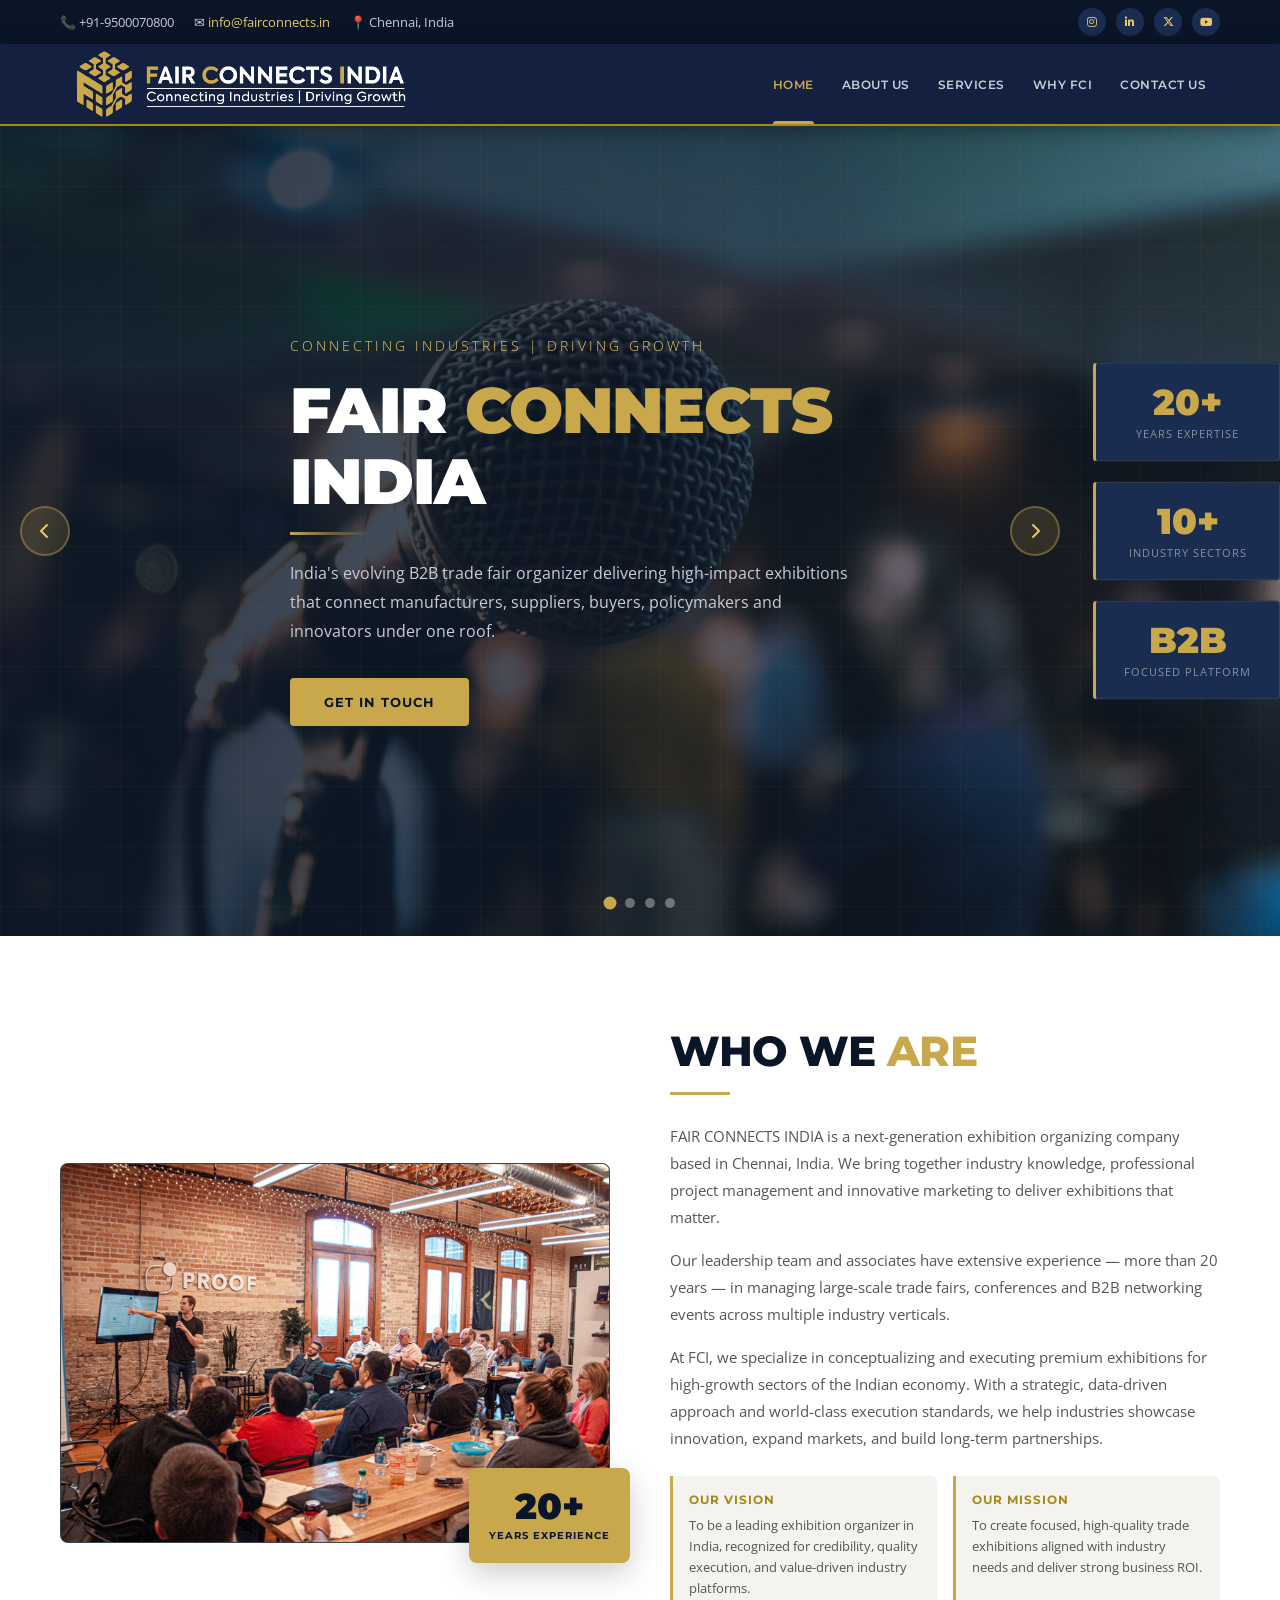
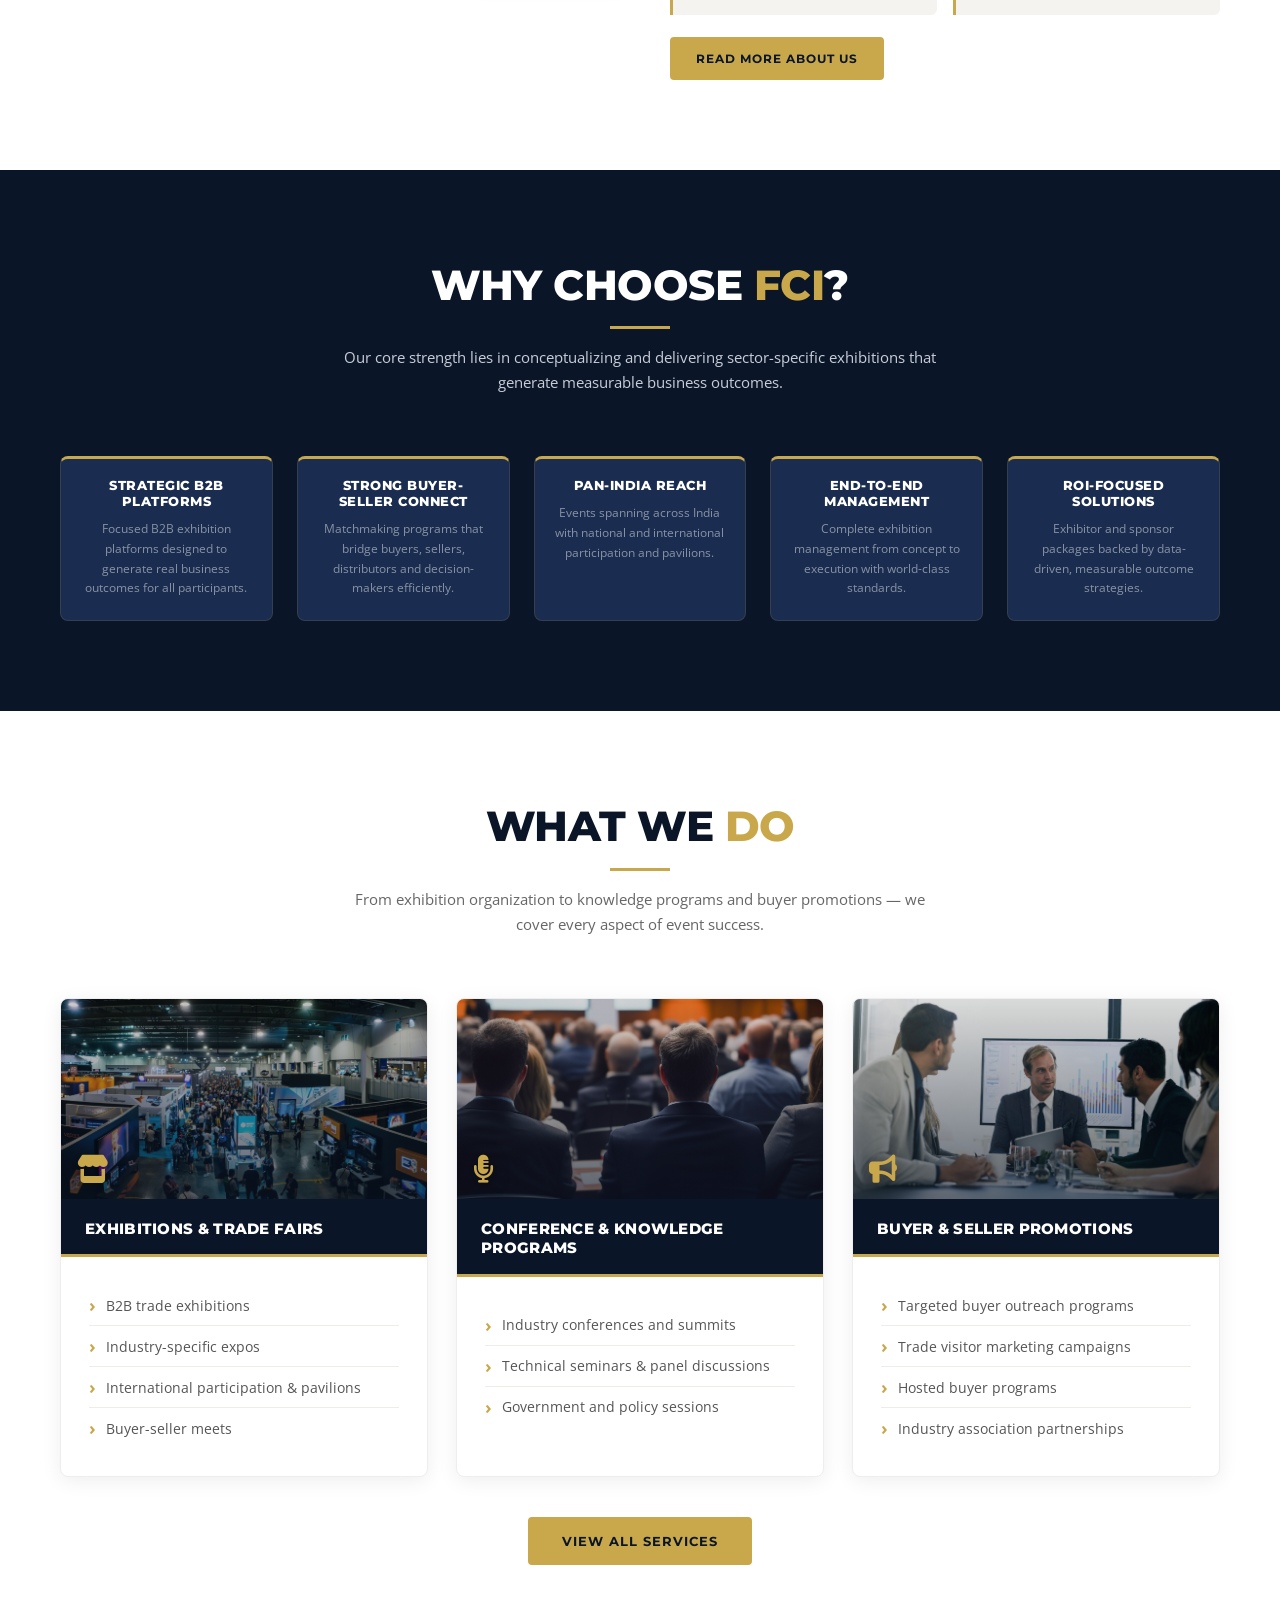
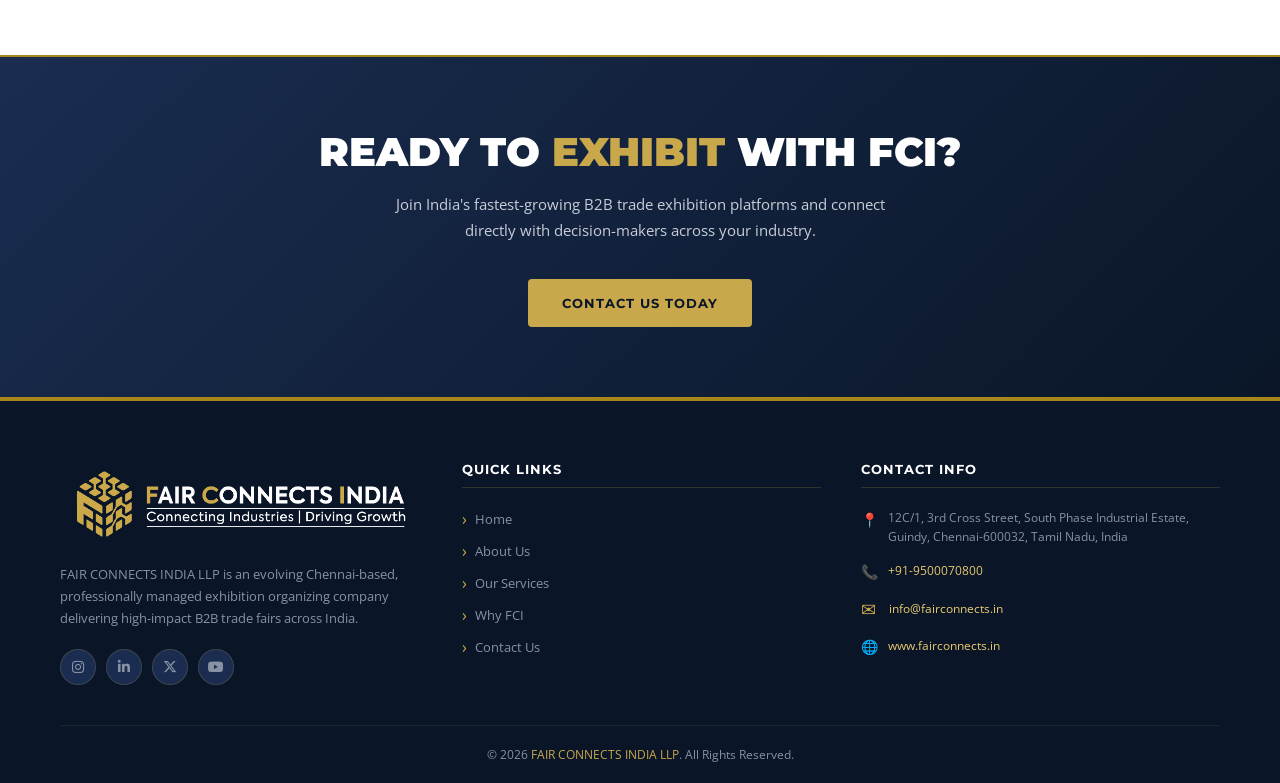
<file: index.html>
<!DOCTYPE html>
<html lang="en" prefix="og: https://ogp.me/ns#">

<head>
  <meta charset="UTF-8">
  <meta name="viewport" content="width=device-width, initial-scale=1.0">

  <!-- ===== PRIMARY SEO ===== -->
  <title>Fair Connects India (FCI) | Exhibition Organizers in Chennai | B2B Trade Fair Company India</title>
  <meta name="description"
    content="Fair Connects India (FCI) — Leading exhibition organizers in Chennai delivering high-impact B2B trade fairs, industry expos & conferences across India. Specialists in food, construction, power & energy, automotive, and healthcare exhibitions.">
  <meta name="keywords"
    content="exhibition organizers in Chennai, trade fair organizers in India, B2B exhibition company India, exhibition management services Chennai, food industry expo India, construction exhibition India, power and energy expo India, automotive exhibition India, healthcare expo India, trade show organizers India, industry exhibitions Chennai, business expos India, B2B trade fair Chennai, exhibition company Tamil Nadu, trade exhibition management India, food expo Chennai, healthcare exhibition Chennai, automotive expo India, solar energy exhibition India, construction expo India, B2B networking events India, industry summit India, fair connects India, FCI exhibitions">
  <meta name="author" content="Fair Connects India LLP">
  <meta name="robots" content="index, follow, max-snippet:-1, max-image-preview:large, max-video-preview:-1">
  <meta name="revisit-after" content="7 days">
  <meta name="language" content="English">
  <meta name="geo.region" content="IN-TN">
  <meta name="geo.placename" content="Chennai, Tamil Nadu, India">
  <meta name="geo.position" content="13.016499779972847;80.20020965791535">
  <meta name="ICBM" content="13.016499779972847, 80.20020965791535">

  <!-- ===== CANONICAL ===== -->
  <link rel="canonical" href="https://www.fairconnects.in/">

  <!-- ===== OPEN GRAPH (Facebook / LinkedIn) ===== -->
  <meta property="og:type" content="website">
  <meta property="og:site_name" content="Fair Connects India (FCI)">
  <meta property="og:title"
    content="Fair Connects India (FCI) | Exhibition Organizers in Chennai | B2B Trade Fair Company India">
  <meta property="og:description"
    content="Leading B2B exhibition organizers in Chennai. FCI delivers high-impact trade fairs, industry expos and conferences across India — Food, Energy, Automotive, Healthcare & Construction sectors.">
  <meta property="og:url" content="https://www.fairconnects.in/">
  <meta property="og:image" content="https://www.fairconnects.in/assets/logo.jpg">
  <meta property="og:image:width" content="1200">
  <meta property="og:image:height" content="630">
  <meta property="og:image:alt" content="Fair Connects India - B2B Exhibition Organizers Chennai">
  <meta property="og:locale" content="en_IN">

  <!-- ===== TWITTER / X CARD ===== -->
  <meta name="twitter:card" content="summary_large_image">
  <meta name="twitter:site" content="@fairconnectsin">
  <meta name="twitter:creator" content="@fairconnectsin">
  <meta name="twitter:title"
    content="Fair Connects India (FCI) | Exhibition Organizers Chennai | Trade Fair Company India">
  <meta name="twitter:description"
    content="India's growing B2B exhibition organizer. Trade fairs & industry expos in Food, Energy, Automotive, Healthcare & Construction. Based in Chennai, reaching Pan-India.">
  <meta name="twitter:image" content="https://www.fairconnects.in/assets/logo.jpg">
  <meta name="twitter:image:alt" content="Fair Connects India - B2B Exhibition Organizers">

  <!-- ===== STRUCTURED DATA — Organization ===== -->
  <script type="application/ld+json">
{
  "@context": "https://schema.org",
  "@type": "Organization",
  "name": "Fair Connects India LLP",
  "alternateName": "FCI",
  "url": "https://www.fairconnects.in",
  "logo": "https://www.fairconnects.in/assets/logo.jpg",
  "description": "Fair Connects India (FCI) is a professionally managed B2B exhibition organizing company based in Chennai, delivering high-impact trade fairs and conferences across India.",
  "foundingLocation": {
    "@type": "Place",
    "name": "Chennai, Tamil Nadu, India"
  },
  "address": {
    "@type": "PostalAddress",
    "streetAddress": " 12C/1, 3rd Cross Street, South Phase Industrial Estate, Guindy",
    "addressLocality": "Chennai",
    "addressRegion": "Tamil Nadu",
    "postalCode": "600032",
    "addressCountry": "IN"
  },
  "contactPoint": [
    {
      "@type": "ContactPoint",
      "telephone": "+91-9500070800",
      "contactType": "customer service",
      "areaServed": "IN",
      "availableLanguage": ["English", "Tamil"]
    }
  ],
  "email": "info@fairconnects.in",
  "sameAs": [
    "https://www.instagram.com/fairconnectsindia",
    "https://www.linkedin.com/company/fairconnectsindia",
    "https://twitter.com/fairconnectsin",
    "https://www.youtube.com/@fairconnectsindia"
  ],
  "areaServed": {
    "@type": "Country",
    "name": "India"
  },
  "serviceType": [
    "Exhibition Organization",
    "Trade Fair Management",
    "B2B Event Management",
    "Conference Organization",
    "Industry Expo Management"
  ],
  "knowsAbout": [
    "Exhibition organizers in Chennai",
    "Trade fair organizers in India",
    "B2B exhibition company India",
    "Food industry expo India",
    "Construction exhibition India",
    "Power and energy expo India",
    "Automotive exhibition India",
    "Healthcare expo India"
  ]
}
</script>

  <!-- ===== STRUCTURED DATA — Local Business ===== -->
  <script type="application/ld+json">
{
  "@context": "https://schema.org",
  "@type": "LocalBusiness",
  "name": "Fair Connects India LLP",
  "image": "https://www.fairconnects.in/assets/logo.jpg",
  "@id": "https://www.fairconnects.in",
  "url": "https://www.fairconnects.in",
  "telephone": "+91-9500070800",
  "priceRange": "$$",
  "address": {
    "@type": "PostalAddress",
    "streetAddress": " 12C/1, 3rd Cross Street, South Phase Industrial Estate, Guindy",
    "addressLocality": "Chennai",
    "addressRegion": "Tamil Nadu",
    "postalCode": "600032",
    "addressCountry": "IN"
  },
  "geo": {
    "@type": "GeoCoordinates",
    "latitude": 13.016499779972847, 
    "longitude": 80.20020965791535
  },
  "openingHoursSpecification": {
    "@type": "OpeningHoursSpecification",
    "dayOfWeek": ["Monday","Tuesday","Wednesday","Thursday","Friday"],
    "opens": "10:00",
    "closes": "18:00"
  },
  "sameAs": [
    "https://www.instagram.com/fairconnectsindia",
    "https://www.linkedin.com/company/fairconnectsindia"
  ]
}
</script>

  <!-- ===== STRUCTURED DATA — Breadcrumb ===== -->
  <script type="application/ld+json">
{
  "@context": "https://schema.org",
  "@type": "BreadcrumbList",
  "itemListElement": [
    { "@type": "ListItem", "position": 1, "name": "Home",        "item": "https://www.fairconnects.in/" },
    { "@type": "ListItem", "position": 2, "name": "About Us",    "item": "https://www.fairconnects.in/about" },
    { "@type": "ListItem", "position": 3, "name": "Services",    "item": "https://www.fairconnects.in/services" },
    { "@type": "ListItem", "position": 4, "name": "Sectors",     "item": "https://www.fairconnects.in/sectors" },
    { "@type": "ListItem", "position": 5, "name": "Why FCI",     "item": "https://www.fairconnects.in/why-fci" },
    { "@type": "ListItem", "position": 6, "name": "Exhibitions", "item": "https://www.fairconnects.in/exhibitions" },
    { "@type": "ListItem", "position": 7, "name": "Gallery",     "item": "https://www.fairconnects.in/gallery" },
    { "@type": "ListItem", "position": 8, "name": "Contact Us",  "item": "https://www.fairconnects.in/contact" }
  ]
}
</script>

  <!-- ===== STRUCTURED DATA — FAQ (boosts Google rich results) ===== -->
  <script type="application/ld+json">
{
  "@context": "https://schema.org",
  "@type": "FAQPage",
  "mainEntity": [
    {
      "@type": "Question",
      "name": "Who are the top exhibition organizers in Chennai?",
      "acceptedAnswer": {
        "@type": "Answer",
        "text": "Fair Connects India (FCI) is one of the leading exhibition organizers in Chennai, specializing in B2B trade fairs and industry-specific expos across food, energy, automotive, healthcare and construction sectors."
      }
    },
    {
      "@type": "Question",
      "name": "What types of trade fairs does FCI organize in India?",
      "acceptedAnswer": {
        "@type": "Answer",
        "text": "FCI organizes B2B trade exhibitions, industry-specific expos, international pavilions, buyer-seller meets, conferences, technical seminars and government policy sessions across India."
      }
    },
    {
      "@type": "Question",
      "name": "Which sectors does Fair Connects India cover for exhibitions?",
      "acceptedAnswer": {
        "@type": "Answer",
        "text": "FCI covers five major sectors: Food & Beverage, Power & Energy (Solar, LED, Electrical), Automotive & EV, Healthcare & Pharma, and Construction & Infrastructure."
      }
    },
    {
      "@type": "Question",
      "name": "How can I exhibit at an FCI trade fair?",
      "acceptedAnswer": {
        "@type": "Answer",
        "text": "You can contact Fair Connects India LLP at info@fairconnects.in or call +91-9500070800 to enquire about exhibitor registration, stall booking and sponsorship opportunities."
      }
    },
    {
      "@type": "Question",
      "name": "Where is Fair Connects India located?",
      "acceptedAnswer": {
        "@type": "Answer",
        "text": "Fair Connects India LLP is located at  12C/1, 3rd Cross Street, South Phase Industrial Estate, Guindy, Chennai - 600032, Tamil Nadu, India."
      }
    }
  ]
}
</script>

  <link rel="preconnect" href="https://fonts.googleapis.com">
  <link rel="preconnect" href="https://fonts.gstatic.com" crossorigin>
  <link
    href="https://fonts.googleapis.com/css2?family=Montserrat:wght@300;400;500;600;700;800;900&family=Playfair+Display:wght@400;600;700&family=Open+Sans:wght@300;400;600&display=swap"
    rel="stylesheet">
  <link rel="stylesheet" href="https://cdnjs.cloudflare.com/ajax/libs/font-awesome/6.5.0/css/all.min.css">
  <link rel="stylesheet" href="css/style.css">
  <!-- Favicon -->
  <link rel="icon" type="image/png" href="assets/fair_connects_icon.png">
</head>

<body>

  <!-- TOPBAR -->
  <div class="topbar">
    <div class="container">
      <div class="topbar-contact">
        <span>📞 +91-9500070800 </span>
        <!-- <span>✉ <a href="/cdn-cgi/l/email-protection#adc4c3cbc2edcbccc4dfcec2c3c3c8ced9dec4c3c9c4cc83c4c3"><span class="__cf_email__" data-cfemail="4920272f26092f28203b2a2627272c2a3d3a20272d2028672027">[email&#160;protected]</span></a></span> -->
        <span>✉ <a href="mailto:info@fairconnects.in">info@fairconnects.in</a></span>
        <span>📍 Chennai, India</span>
      </div>
      <div class="topbar-social">
        <a href="#" title="Instagram"><i class="fab fa-instagram"></i></a>
        <a href="#" title="LinkedIn"><i class="fab fa-linkedin-in"></i></a>
        <a href="#" title="X / Twitter"><i class="fab fa-x-twitter"></i></a>
        <a href="#" title="YouTube"><i class="fab fa-youtube"></i></a>
      </div>
    </div>
  </div>

  <!-- NAVBAR -->
  <nav class="navbar" aria-label="Main Navigation - Fair Connects India Exhibition Organizers Chennai">
    <div class="container">
      <a href="#" class="logo" onclick="showPage('index')"
        aria-label="Fair Connects India - Exhibition Organizers Chennai - Home">
        <h1
          style="position: absolute; width: 1px; height: 1px; padding: 0; margin: -1px; overflow: hidden; clip: rect(0,0,0,0); border: 0;">
          Fair Connects India - B2B Exhibition Organizers in Chennai</h1>
        <img src="assets/logo.png" alt="Fair Connects India - Exhibition Organizers Chennai" class="logo-img"
          height="48" width="auto" loading="eager">
      </a>
      <ul class="nav-menu" id="navMenu">
        <li><a href="#" onclick="showPage('index')" class="active" id="nav-home">Home</a></li>
        <li><a href="#" onclick="showPage('about')" id="nav-about">About Us</a></li>
        <li><a href="#" onclick="showPage('services')" id="nav-services">Services</a></li>
        <!-- <li><a href="#" onclick="showPage('sectors')" id="nav-sectors">Sectors</a></li> -->
        <li><a href="#" onclick="showPage('whyfci')" id="nav-whyfci">Why FCI</a></li>
        <!-- <li><a href="#" onclick="showPage('exhibitions')" id="nav-exhibitions">Exhibitions</a></li> -->
        <!-- <li><a href="#" onclick="showPage('gallery')" id="nav-gallery">Gallery</a></li> -->
        <li><a href="#" onclick="showPage('contact')" id="nav-contact">Contact Us</a></li>
      </ul>
      <div class="hamburger" id="hamburger" onclick="toggleMenu()">
        <span></span><span></span><span></span>
      </div>
    </div>
  </nav>

  <!-- ==================== HOME PAGE ==================== -->
  <main id="main-content" role="main">
    <div class="page active" id="page-home">

      <!-- HERO CAROUSEL -->
      <section class="hero-slider" aria-label="Fair Connects India Hero Carousel">
        <!-- Slides -->


        <!-- Floating Stats Panel -->
        <div class="hero-stats">
          <div class="stat-card">
            <span class="stat-number">20+</span>
            <span class="stat-label">Years Expertise</span>
          </div>
          <div class="stat-card">
            <span class="stat-number">10+</span>
            <span class="stat-label">Industry Sectors</span>
          </div>
          <div class="stat-card">
            <span class="stat-number">B2B</span>
            <span class="stat-label">Focused Platform</span>
          </div>
        </div>

        <!-- Controls -->
        <button class="slider-btn slider-prev" onclick="changeSlide(-1)" aria-label="Previous slide"><i
            class="fas fa-chevron-left"></i></button>
        <button class="slider-btn slider-next" onclick="changeSlide(1)" aria-label="Next slide"><i
            class="fas fa-chevron-right"></i></button>

        <!-- Dots -->
        <div class="slider-dots"></div>
      </section>

      <!-- COUNTER STRIP -->
      <!-- <div class="counter-strip">
    <div class="container">
      <div class="counters-grid">
        <div class="counter-item">
          <span class="counter-num">20+</span>
          <span class="counter-lbl">Years of Industry Expertise</span>
        </div>
        <div class="counter-item">
          <span class="counter-num">5+</span>
          <span class="counter-lbl">Industry Sectors Covered</span>
        </div>
        <div class="counter-item">
          <span class="counter-num">Pan</span>
          <span class="counter-lbl">India Reach</span>
        </div>
        <div class="counter-item">
          <span class="counter-num">100%</span>
          <span class="counter-lbl">ROI-Focused Approach</span>
        </div>
      </div>
    </div>
  </div> -->

      <!-- ABOUT SNIPPET -->
      <section class="section section-white">
        <div class="container">
          <div class="about-layout">
            <div class="about-visual">
              <div class="about-img-box" style="padding:0; overflow:hidden;">
                <img src="assets/about.jpg" alt="FCI B2B Exhibition Networking" loading="lazy"
                  style="width:100%;height:100%;object-fit:cover;display:block;">
              </div>
              <div class="about-badge">
                <span class="num">20+</span>
                <span class="lbl">Years Experience</span>
              </div>
            </div>
            <div class="about-content">
              <div class="section-header">
                <!-- <div class="section-tag section-tag-navy">About FCI</div> -->
                <h2 class="section-title">Who We <span>Are</span></h2>
                <div class="section-line" style="margin:16px 0;"></div>
              </div>
              <p>FAIR CONNECTS INDIA is a next-generation exhibition organizing company based in Chennai, India. We
                bring together industry knowledge, professional project management and innovative marketing to deliver
                exhibitions that matter.</p>
              <p>Our leadership team and associates have extensive experience — more than 20 years — in managing
                large-scale trade fairs, conferences and B2B networking events across multiple industry verticals.</p>
              <p>At FCI, we specialize in conceptualizing and executing premium exhibitions for high-growth sectors of
                the Indian economy. With a strategic, data-driven approach and world-class execution standards, we help
                industries showcase innovation, expand markets, and build long-term partnerships.</p>
              <div class="vision-mission">
                <div class="vm-card">
                  <h4>Our Vision</h4>
                  <p>To be a leading exhibition organizer in India, recognized for credibility, quality execution, and
                    value-driven industry platforms.</p>
                </div>
                <div class="vm-card">
                  <h4>Our Mission</h4>
                  <p>To create focused, high-quality trade exhibitions aligned with industry needs and deliver strong
                    business ROI.</p>
                </div>
              </div>
              <br>
              <a href="#" class="btn-primary" onclick="showPage('about')"
                style="font-size:12px; padding:12px 24px;">Read More About Us</a>
            </div>
          </div>
        </div>
      </section>

      <!-- WHY FCI HIGHLIGHTS -->
      <section class="section section-dark">
        <div class="container">
          <div class="section-header fade-up">
            <!-- <div class="section-tag">Why Choose Us</div> -->
            <h2 class="section-title">Why Choose <span>FCI</span>?</h2>
            <div class="section-line"></div>
            <p class="section-subtitle">Our core strength lies in conceptualizing and delivering sector-specific
              exhibitions that generate measurable business outcomes.</p>
          </div>
          <div class="features-grid" id="index-features-grid">
            <!-- Fetched features go here -->
          </div>
        </div>
      </section>

      <!-- SECTORS -->
      <!-- <section class="section section-light">
        <div class="container">
          <div class="section-header fade-up">
            <div class="section-tag">Industries We Serve</div>
            <h2 class="section-title">Industries We <span>Serve</span></h2>
            <div class="section-line"></div>
            <p class="section-subtitle">We cover the entire segments of Technology, Solutions and Products across
              high-growth industries of India.</p>
          </div>
          <div class="sectors-grid" id="index-sectors-grid">
            
          </div>
        </div>
      </section> -->

      <!-- SERVICES SNIPPET -->
      <section class="section section-white">
        <div class="container">
          <div class="section-header fade-up">
            <!-- <div class="section-tag">What We Do</div> -->
            <h2 class="section-title">What We <span>Do</span></h2>
            <div class="section-line"></div>
            <p class="section-subtitle">From exhibition organization to knowledge programs and buyer promotions — we
              cover every aspect of event success.</p>
          </div>
          <div class="services-grid" id="index-services-grid">
            <!-- Fetched services go here -->
          </div>
          <div style="text-align:center; margin-top:40px;">
            <a href="#" class="btn-primary" onclick="showPage('services')">View All Services</a>
          </div>
        </div>
      </section>

      <!-- CTA STRIP -->
      <section
        style="background: linear-gradient(135deg, var(--navy-mid) 0%, var(--navy) 100%); padding: 70px 0; border-top: 2px solid var(--gold-dark); border-bottom: 2px solid var(--gold-dark);">
        <div class="container" style="text-align:center;">
          <!-- <div class="section-tag" style="display:inline-block; margin-bottom:16px;">Get Started</div> -->
          <h2
            style="font-family:'Montserrat',sans-serif; font-size:clamp(24px,4vw,40px); font-weight:900; color:var(--white); text-transform:uppercase; margin-bottom:16px;">
            Ready to <span style="color:var(--gold);">Exhibit</span> with FCI?</h2>
          <p style="color:var(--text-light); font-size:15px; max-width:500px; margin:0 auto 36px; line-height:1.7;">Join
            India's fastest-growing B2B trade exhibition platforms and connect directly with decision-makers across your
            industry.</p>
          <div style="display:flex; gap:16px; justify-content:center; flex-wrap:wrap;">
            <a href="#" class="btn-primary" onclick="showPage('contact')">Contact Us Today</a>
            <!-- <a href="#" class="btn-outline" onclick="showPage('exhibitions')">View Upcoming Exhibitions</a> -->
          </div>
        </div>
      </section>

    </div>

    <!-- SCROLL TO TOP -->
    <button id="scrollTopBtn" onclick="window.scrollTo({top:0,behavior:'smooth'})" title="Back to top"
      aria-label="Scroll back to top">
      <i class="fas fa-chevron-up"></i>
    </button>
  </main><!-- /main -->

  <!-- ==================== FOOTER ==================== -->
  <footer role="contentinfo" aria-label="Fair Connects India - Footer">
    <div class="footer-main">
      <div class="container">
        <div class="footer-grid">
          <div class="footer-brand">
            <a href="#" class="logo" onclick="showPage('index')" style="margin-bottom:16px; display:flex;">
              <img src="assets/logo.png" alt="Fair Connects India Logo" class="logo-img" height="44" width="auto"
                loading="lazy">
            </a>
            <p>FAIR CONNECTS INDIA LLP is an evolving Chennai-based, professionally managed exhibition organizing
              company delivering high-impact B2B trade fairs across India.</p>
            <div class="footer-socials">
              <a href="#" title="Instagram"><i class="fab fa-instagram"></i></a>
              <a href="#" title="LinkedIn"><i class="fab fa-linkedin-in"></i></a>
              <a href="#" title="X / Twitter"><i class="fab fa-x-twitter"></i></a>
              <a href="#" title="YouTube"><i class="fab fa-youtube"></i></a>
            </div>
          </div>

          <div class="footer-col">
            <h4>Quick Links</h4>
            <ul class="footer-links">
              <li><a href="#" onclick="showPage('index')">Home</a></li>
              <li><a href="#" onclick="showPage('about')">About Us</a></li>
              <li><a href="#" onclick="showPage('services')">Our Services</a></li>
              <!-- <li><a href="#" onclick="showPage('sectors')">Sectors We Serve</a></li> -->
              <li><a href="#" onclick="showPage('whyfci')">Why FCI</a></li>
              <!-- <li><a href="#" onclick="showPage('exhibitions')">Exhibitions</a></li> -->
              <!-- <li><a href="#" onclick="showPage('gallery')">Gallery</a></li> -->
              <li><a href="#" onclick="showPage('contact')">Contact Us</a></li>
            </ul>
          </div>

          <!-- <div class="footer-col">
            <h4>Sectors</h4>
            <ul class="footer-links">
              <li><a href="#" onclick="showPage('sectors')">Food & Beverage</a></li>
              <li><a href="#" onclick="showPage('sectors')">Power & Energy</a></li>
              <li><a href="#" onclick="showPage('sectors')">Automotive</a></li>
              <li><a href="#" onclick="showPage('sectors')">Healthcare</a></li>
              <li><a href="#" onclick="showPage('sectors')">Construction</a></li>
            </ul>
          </div> -->

          <div class="footer-col">
            <h4>Contact Info</h4>
            <div class="footer-contact-item">
              <span class="fc-icon">📍</span>
              <p> 12C/1, 3rd Cross Street, South Phase Industrial Estate, Guindy, Chennai-600032, Tamil Nadu,
                India</p>
            </div>
            <div class="footer-contact-item aln">
              <span class="fc-icon">📞</span>
              <p><a href="tel:+919500070800">+91-9500070800</a></p>
            </div>
            <div class="footer-contact-item aln">
              <span class="fc-icon mailicon">✉</span>
              <!-- <p><a href="/cdn-cgi/l/email-protection#6b02050d042b0d0a0219080405050e081f1802050f020a450205"><span class="__cf_email__" data-cfemail="c8a1a6aea788aea9a1baaba7a6a6adabbcbba1a6aca1a9e6a1a6">[email&#160;protected]</span></a></p> -->
              <p><a href="mailto:info@fairconnects.in">info@fairconnects.in</a></p>
            </div>
            <div class="footer-contact-item aln">
              <span class="fc-icon">🌐</span>
              <p><a href="http://www.fairconnects.in" target="_blank">www.fairconnects.in</a></p>
            </div>
          </div>
        </div>
      </div>
    </div>

    <div class="container">
      <div class="footer-bottom">
        <p>© 2026 <a href="https://www.fairconnects.in">FAIR CONNECTS INDIA LLP</a>. All Rights Reserved.</p>
        <!-- <p>Designed with ❤ for India's Exhibition Industry</p> -->
      </div>
      <!-- SEO keyword anchor text for crawlers -->
      <p style="font-size:0;line-height:0;height:0;overflow:hidden;position:absolute;" aria-hidden="true">
        Exhibition organizers in Chennai | Trade fair organizers in India | B2B exhibition company India |
        Exhibition management services Chennai | Food industry expo India | Construction exhibition India |
        Power and energy expo India | Automotive exhibition India | Healthcare expo India |
        Trade show organizers India | Industry exhibitions Chennai | Business expos India |
        Fair Connects India LLP | FCI Exhibitions | B2B Trade Fair Chennai | Tamil Nadu Exhibition Organizer
      </p>
    </div>
  </footer>

  <script src="js/heroslider.js"></script>
  <script src="js/main.js"></script>
</body>

</html>
</file>
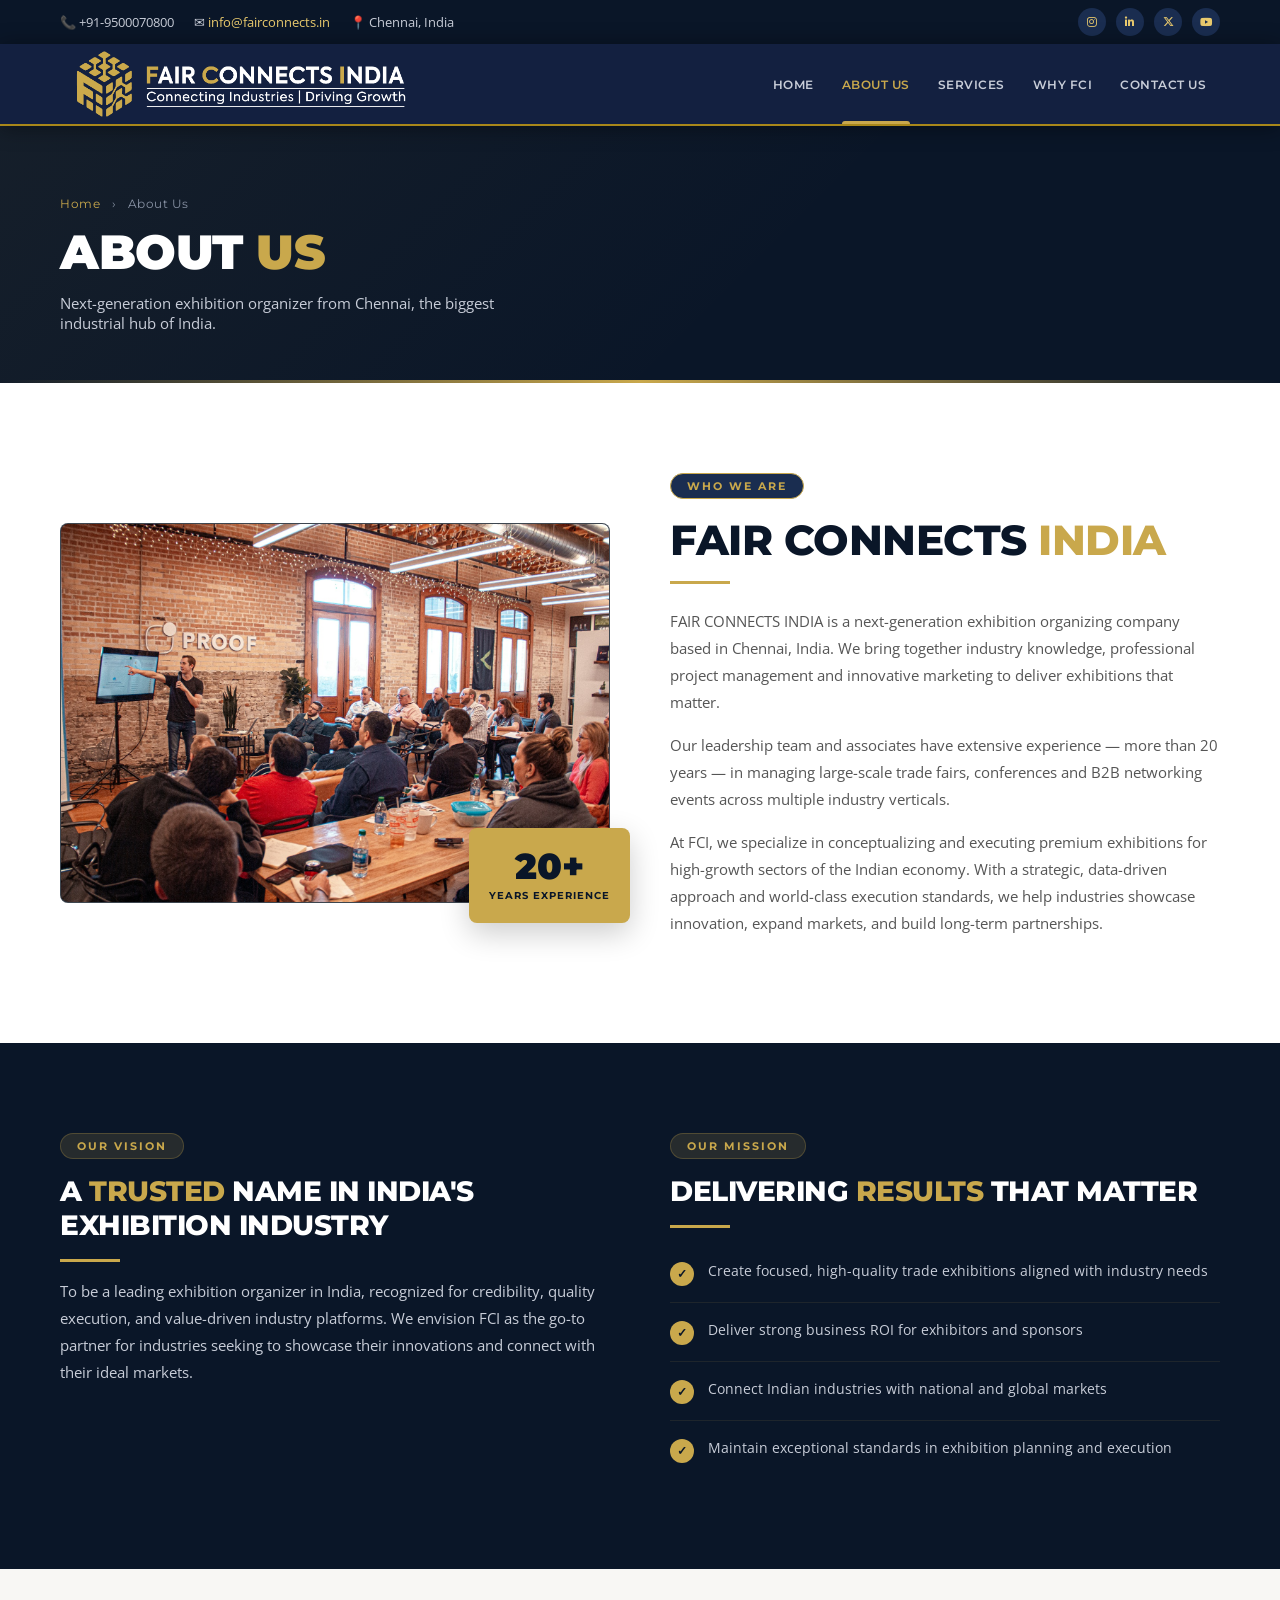
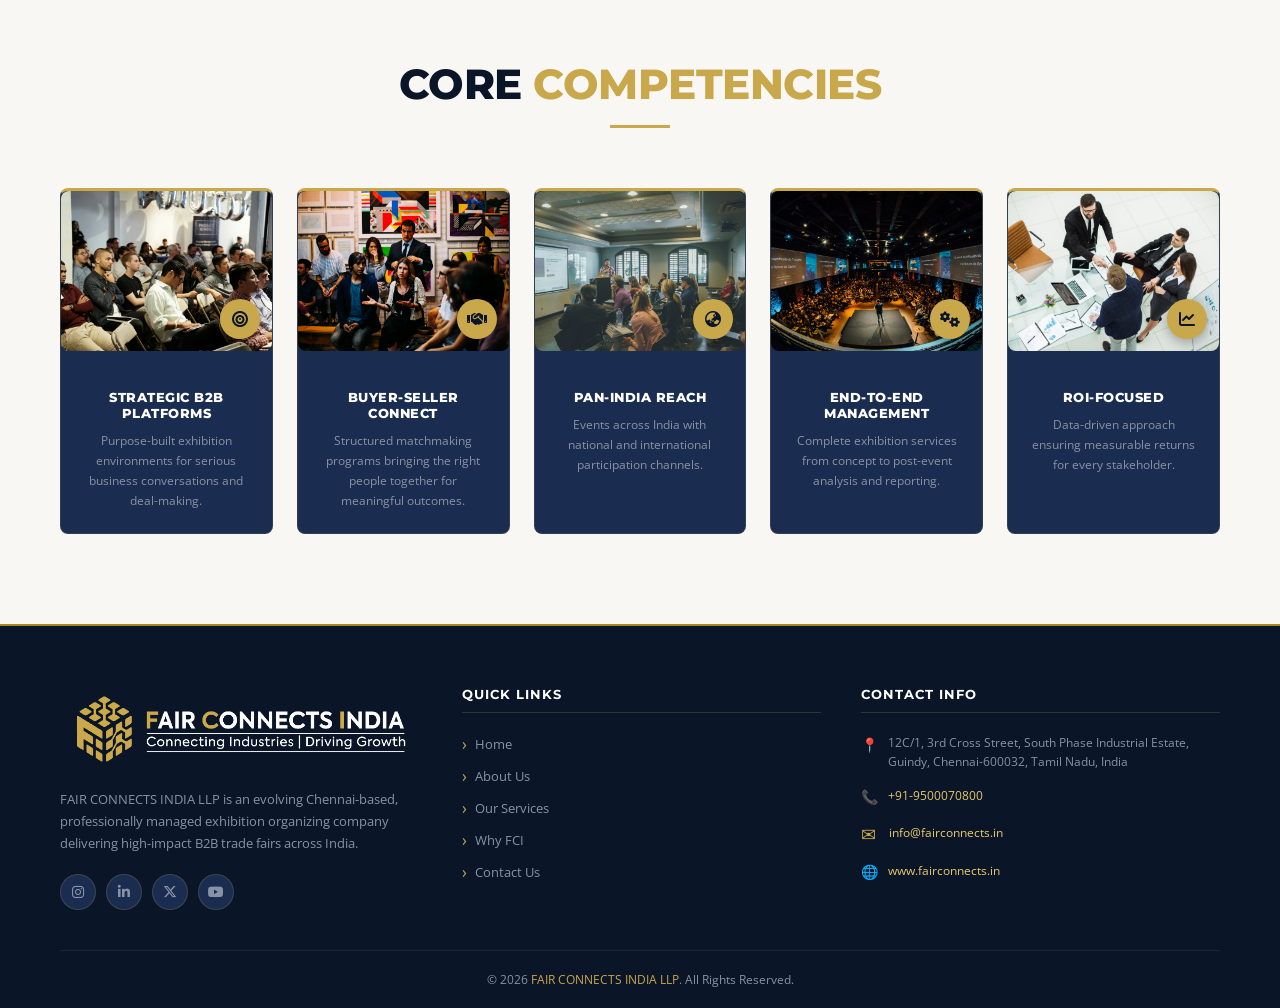
<file: about.html>
<!DOCTYPE html>
<html lang="en" prefix="og: https://ogp.me/ns#">

<head>
    <meta charset="UTF-8">
    <meta name="viewport" content="width=device-width, initial-scale=1.0">

    <!-- ===== PRIMARY SEO ===== -->
    <title>About Us | Fair Connects India (FCI) | Exhibition Organizers</title>
    <meta name="description"
        content="Learn about Fair Connects India (FCI), a leading next-generation exhibition organizer in Chennai with over 20 years of experience in B2B trade fairs.">
    <meta name="keywords"
        content="exhibition organizers in Chennai, trade fair organizers in India, B2B exhibition company India, exhibition management services Chennai, food industry expo India, construction exhibition India, power and energy expo India, automotive exhibition India, healthcare expo India, trade show organizers India, industry exhibitions Chennai, business expos India, B2B trade fair Chennai, exhibition company Tamil Nadu, trade exhibition management India, food expo Chennai, healthcare exhibition Chennai, automotive expo India, solar energy exhibition India, construction expo India, B2B networking events India, industry summit India, fair connects India, FCI exhibitions">
    <meta name="author" content="Fair Connects India LLP">
    <meta name="robots" content="index, follow, max-snippet:-1, max-image-preview:large, max-video-preview:-1">
    <meta name="revisit-after" content="7 days">
    <meta name="language" content="English">
    <meta name="geo.region" content="IN-TN">
    <meta name="geo.placename" content="Chennai, Tamil Nadu, India">
    <meta name="geo.position" content="13.016499779972847;80.20020965791535">
    <meta name="ICBM" content="13.016499779972847, 80.20020965791535">

    <!-- ===== CANONICAL ===== -->
    <link rel="canonical" href="https://www.fairconnects.in/about">

    <!-- ===== OPEN GRAPH (Facebook / LinkedIn) ===== -->
    <meta property="og:type" content="website">
    <meta property="og:site_name" content="Fair Connects India (FCI)">
    <meta property="og:title" content="About Us | Fair Connects India (FCI) | Exhibition Organizers">
    <meta property="og:description"
        content="Learn about Fair Connects India (FCI), a leading next-generation exhibition organizer in Chennai with over 20 years of experience in B2B trade fairs.">
    <meta property="og:url" content="https://www.fairconnects.in/about">
    <meta property="og:image" content="https://www.fairconnects.in/assets/logo.jpg">
    <meta property="og:image:width" content="1200">
    <meta property="og:image:height" content="630">
    <meta property="og:image:alt" content="Fair Connects India - B2B Exhibition Organizers Chennai">
    <meta property="og:locale" content="en_IN">

    <!-- ===== TWITTER / X CARD ===== -->
    <meta name="twitter:card" content="summary_large_image">
    <meta name="twitter:site" content="@fairconnectsin">
    <meta name="twitter:creator" content="@fairconnectsin">
    <meta name="twitter:title" content="About Us | Fair Connects India (FCI) | Exhibition Organizers">
    <meta name="twitter:description"
        content="Learn about Fair Connects India (FCI), a leading next-generation exhibition organizer in Chennai with over 20 years of experience in B2B trade fairs.">
    <meta name="twitter:image" content="https://www.fairconnects.in/assets/logo.jpg">
    <meta name="twitter:image:alt" content="Fair Connects India - B2B Exhibition Organizers">

    <!-- ===== STRUCTURED DATA — Organization ===== -->
    <script type="application/ld+json">
{
  "@context": "https://schema.org",
  "@type": "Organization",
  "name": "Fair Connects India LLP",
  "alternateName": "FCI",
  "url": "https://www.fairconnects.in",
  "logo": "https://www.fairconnects.in/assets/logo.jpg",
  "description": "Fair Connects India (FCI) is a professionally managed B2B exhibition organizing company based in Chennai, delivering high-impact trade fairs and conferences across India.",
  "foundingLocation": {
    "@type": "Place",
    "name": "Chennai, Tamil Nadu, India"
  },
  "address": {
    "@type": "PostalAddress",
    "streetAddress": " 12C/1, 3rd Cross Street, South Phase Industrial Estate, Guindy",
    "addressLocality": "Chennai",
    "addressRegion": "Tamil Nadu",
    "postalCode": "600032",
    "addressCountry": "IN"
  },
  "contactPoint": [
    {
      "@type": "ContactPoint",
      "telephone": "+91-9500070800",
      "contactType": "customer service",
      "areaServed": "IN",
      "availableLanguage": ["English", "Tamil"]
    }
  ],
  "email": "info@fairconnects.in",
  "sameAs": [
    "https://www.instagram.com/fairconnectsindia",
    "https://www.linkedin.com/company/fairconnectsindia",
    "https://twitter.com/fairconnectsin",
    "https://www.youtube.com/@fairconnectsindia"
  ],
  "areaServed": {
    "@type": "Country",
    "name": "India"
  },
  "serviceType": [
    "Exhibition Organization",
    "Trade Fair Management",
    "B2B Event Management",
    "Conference Organization",
    "Industry Expo Management"
  ],
  "knowsAbout": [
    "Exhibition organizers in Chennai",
    "Trade fair organizers in India",
    "B2B exhibition company India",
    "Food industry expo India",
    "Construction exhibition India",
    "Power and energy expo India",
    "Automotive exhibition India",
    "Healthcare expo India"
  ]
}
</script>

    <!-- ===== STRUCTURED DATA — Local Business ===== -->
    <script type="application/ld+json">
{
  "@context": "https://schema.org",
  "@type": "LocalBusiness",
  "name": "Fair Connects India LLP",
  "image": "https://www.fairconnects.in/assets/logo.jpg",
  "@id": "https://www.fairconnects.in",
  "url": "https://www.fairconnects.in",
  "telephone": "+91-9500070800",
  "priceRange": "$$",
  "address": {
    "@type": "PostalAddress",
    "streetAddress": " 12C/1, 3rd Cross Street, South Phase Industrial Estate, Guindy",
    "addressLocality": "Chennai",
    "addressRegion": "Tamil Nadu",
    "postalCode": "600032",
    "addressCountry": "IN"
  },
  "geo": {
    "@type": "GeoCoordinates",
    "latitude": 13.016499779972847, 
    "longitude": 80.20020965791535
  },
  "openingHoursSpecification": {
    "@type": "OpeningHoursSpecification",
    "dayOfWeek": ["Monday","Tuesday","Wednesday","Thursday","Friday"],
    "opens": "10:00",
    "closes": "18:00"
  },
  "sameAs": [
    "https://www.instagram.com/fairconnectsindia",
    "https://www.linkedin.com/company/fairconnectsindia"
  ]
}
</script>

    <!-- ===== STRUCTURED DATA — Breadcrumb ===== -->
    <script type="application/ld+json">
{
  "@context": "https://schema.org",
  "@type": "BreadcrumbList",
  "itemListElement": [
    { "@type": "ListItem", "position": 1, "name": "Home", "item": "https://www.fairconnects.in/" },
    { "@type": "ListItem", "position": 2, "name": "About Us", "item": "https://www.fairconnects.in/about" }
  ]
}
</script>

    <!-- ===== STRUCTURED DATA — FAQ (boosts Google rich results) ===== -->
    <script type="application/ld+json">
{
  "@context": "https://schema.org",
  "@type": "FAQPage",
  "mainEntity": [
    {
      "@type": "Question",
      "name": "Who are the top exhibition organizers in Chennai?",
      "acceptedAnswer": {
        "@type": "Answer",
        "text": "Fair Connects India (FCI) is one of the leading exhibition organizers in Chennai, specializing in B2B trade fairs and industry-specific expos across food, energy, automotive, healthcare and construction sectors."
      }
    },
    {
      "@type": "Question",
      "name": "What types of trade fairs does FCI organize in India?",
      "acceptedAnswer": {
        "@type": "Answer",
        "text": "FCI organizes B2B trade exhibitions, industry-specific expos, international pavilions, buyer-seller meets, conferences, technical seminars and government policy sessions across India."
      }
    },
    {
      "@type": "Question",
      "name": "Which sectors does Fair Connects India cover for exhibitions?",
      "acceptedAnswer": {
        "@type": "Answer",
        "text": "FCI covers five major sectors: Food & Beverage, Power & Energy (Solar, LED, Electrical), Automotive & EV, Healthcare & Pharma, and Construction & Infrastructure."
      }
    },
    {
      "@type": "Question",
      "name": "How can I exhibit at an FCI trade fair?",
      "acceptedAnswer": {
        "@type": "Answer",
        "text": "You can contact Fair Connects India LLP at info@fairconnects.in or call +91-9500070800 to enquire about exhibitor registration, stall booking and sponsorship opportunities."
      }
    },
    {
      "@type": "Question",
      "name": "Where is Fair Connects India located?",
      "acceptedAnswer": {
        "@type": "Answer",
        "text": "Fair Connects India LLP is located at  12C/1, 3rd Cross Street, South Phase Industrial Estate, Guindy, Chennai - 600032, Tamil Nadu, India."
      }
    }
  ]
}
</script>

    <link rel="preconnect" href="https://fonts.googleapis.com">
    <link rel="preconnect" href="https://fonts.gstatic.com" crossorigin>
    <link
        href="https://fonts.googleapis.com/css2?family=Montserrat:wght@300;400;500;600;700;800;900&family=Playfair+Display:wght@400;600;700&family=Open+Sans:wght@300;400;600&display=swap"
        rel="stylesheet">
    <link rel="stylesheet" href="https://cdnjs.cloudflare.com/ajax/libs/font-awesome/6.5.0/css/all.min.css">
    <link rel="stylesheet" href="css/style.css">
    <!-- Favicon -->
    <link rel="icon" type="image/png" href="assets/fair_connects_icon.png">
</head>

<body>

    <!-- TOPBAR -->
    <div class="topbar">
        <div class="container">
            <div class="topbar-contact">
                <span>📞 +91-9500070800 </span>
                <!-- <span>✉ <a href="/cdn-cgi/l/email-protection#adc4c3cbc2edcbccc4dfcec2c3c3c8ced9dec4c3c9c4cc83c4c3"><span class="__cf_email__" data-cfemail="4920272f26092f28203b2a2627272c2a3d3a20272d2028672027">[email&#160;protected]</span></a></span> -->
                <span>✉ <a href="mailto:info@fairconnects.in">info@fairconnects.in</a></span>
                <span>📍 Chennai, India</span>
            </div>
            <div class="topbar-social">
                <a href="#" title="Instagram"><i class="fab fa-instagram"></i></a>
                <a href="#" title="LinkedIn"><i class="fab fa-linkedin-in"></i></a>
                <a href="#" title="X / Twitter"><i class="fab fa-x-twitter"></i></a>
                <a href="#" title="YouTube"><i class="fab fa-youtube"></i></a>
            </div>
        </div>
    </div>

    <!-- NAVBAR -->
    <nav class="navbar" aria-label="Main Navigation - Fair Connects India Exhibition Organizers Chennai">
        <div class="container">
            <a href="#" class="logo" onclick="showPage('index')"
                aria-label="Fair Connects India - Exhibition Organizers Chennai - Home">
                <img src="assets/logo.png" alt="Fair Connects India - Exhibition Organizers Chennai" class="logo-img"
                    height="48" width="auto" loading="eager">
            </a>
            <ul class="nav-menu" id="navMenu">
                <li><a href="#" onclick="showPage('index')" class="active" id="nav-home">Home</a></li>
                <li><a href="#" onclick="showPage('about')" id="nav-about">About Us</a></li>
                <li><a href="#" onclick="showPage('services')" id="nav-services">Services</a></li>
                <!-- <li><a href="#" onclick="showPage('sectors')" id="nav-sectors">Sectors</a></li> -->
                <li><a href="#" onclick="showPage('whyfci')" id="nav-whyfci">Why FCI</a></li>
                <!-- <li><a href="#" onclick="showPage('exhibitions')" id="nav-exhibitions">Exhibitions</a></li> -->
                <!-- <li><a href="#" onclick="showPage('gallery')" id="nav-gallery">Gallery</a></li> -->
                <li><a href="#" onclick="showPage('contact')" id="nav-contact">Contact Us</a></li>
            </ul>
            <div class="hamburger" id="hamburger" onclick="toggleMenu()">
                <span></span><span></span><span></span>
            </div>
        </div>
    </nav>

    <!-- ==================== HOME PAGE ==================== -->
    <main id="main-content" role="main">
        <!-- ==================== ABOUT PAGE ==================== -->
        <div class="page" id="page-about">
            <div class="page-banner">
                <div class="container">
                    <div class="breadcrumb"><a href="#" onclick="showPage('index')">Home</a> <span>›</span> About Us
                    </div>
                    <h1>About <span>Us</span></h1>
                    <p>Next-generation exhibition organizer from Chennai, the biggest industrial hub of India.</p>
                </div>
            </div>

            <section class="section section-white">
                <div class="container">
                    <div class="about-layout">
                        <div class="about-visual">
                            <div class="about-img-box" style="padding:0; overflow:hidden;">
                                <img src="assets/about.jpg" alt="Fair Connects India - Exhibition Organizers Chennai"
                                    loading="lazy" style="width:100%;height:100%;object-fit:cover;display:block;">
                            </div>
                            <div class="about-badge">
                                <span class="num">20+</span>
                                <span class="lbl">Years Experience</span>
                            </div>
                        </div>
                        <div class="about-content">
                            <div class="section-header" style="text-align:left; margin-bottom:24px;">
                                <div class="section-tag-dark">Who We Are</div>
                                <h2 class="section-title">Fair Connects <span>India</span></h2>
                                <div class="section-line" style="margin:16px 0;"></div>
                            </div>
                            <p>FAIR CONNECTS INDIA is a next-generation exhibition organizing company based in Chennai,
                                India. We bring together industry knowledge, professional project management and
                                innovative marketing to deliver exhibitions that matter.</p>
                            <p>Our leadership team and associates have extensive experience — more than 20 years — in
                                managing large-scale trade fairs, conferences and B2B networking events across multiple
                                industry verticals.</p>
                            <p>At FCI, we specialize in conceptualizing and executing premium exhibitions for
                                high-growth sectors of the Indian economy. With a strategic, data-driven approach and
                                world-class execution standards, we help industries showcase innovation, expand markets,
                                and build long-term partnerships.</p>
                        </div>
                    </div>
                </div>
            </section>

            <section class="section section-dark">
                <div class="container">
                    <div class="aboutus-grid">
                        <div>
                            <div class="section-tag" style="margin-bottom:16px;">Our Vision</div>
                            <h2 class="section-title" style="font-size:28px;">A <span>Trusted</span> Name in India's
                                Exhibition Industry</h2>
                            <div class="section-line" style="margin:16px 0;"></div>
                            <p style="color:var(--text-light); line-height:1.8; font-size:15px;">To be a leading
                                exhibition organizer in India, recognized for credibility, quality execution, and
                                value-driven industry platforms. We envision FCI as the go-to partner for industries
                                seeking to showcase their innovations and connect with their ideal markets.</p>
                        </div>
                        <div>
                            <div class="section-tag" style="margin-bottom:16px;">Our Mission</div>
                            <h2 class="section-title" style="font-size:28px;">Delivering <span>Results</span> That
                                Matter</h2>
                            <div class="section-line" style="margin:16px 0;"></div>
                            <ul class="benefit-list">
                                <li>Create focused, high-quality trade exhibitions aligned with industry needs</li>
                                <li>Deliver strong business ROI for exhibitors and sponsors</li>
                                <li>Connect Indian industries with national and global markets</li>
                                <li>Maintain exceptional standards in exhibition planning and execution</li>
                            </ul>
                        </div>
                    </div>
                </div>
            </section>

            <section class="section section-light">
                <div class="container">
                    <div class="section-header">
                        <!-- <div class="section-tag-dark">Our Strengths</div> -->
                        <h2 class="section-title">Core <span>Competencies</span></h2>
                        <div class="section-line"></div>
                    </div>
                    <div class="features-grid" id="about-features-grid">
                        <!-- Fetched features go here -->
                    </div>
                </div>
            </section>
        </div>

        <!-- SCROLL TO TOP -->
        <button id="scrollTopBtn" onclick="window.scrollTo({top:0,behavior:'smooth'})" title="Back to top"
            aria-label="Scroll back to top">
            <i class="fas fa-chevron-up"></i>
        </button>
    </main>

    <!-- ==================== FOOTER ==================== -->
    <footer role="contentinfo" aria-label="Fair Connects India - Footer">
        <div class="footer-main">
            <div class="container">
                <div class="footer-grid">
                    <div class="footer-brand">
                        <a href="#" class="logo" onclick="showPage('index')" style="margin-bottom:16px; display:flex;">
                            <img src="assets/logo.png" alt="Fair Connects India Logo" class="logo-img" height="44"
                                width="auto" loading="lazy">
                        </a>
                        <p>FAIR CONNECTS INDIA LLP is an evolving Chennai-based, professionally managed exhibition
                            organizing company delivering high-impact B2B trade fairs across India.</p>
                        <div class="footer-socials">
                            <a href="#" title="Instagram"><i class="fab fa-instagram"></i></a>
                            <a href="#" title="LinkedIn"><i class="fab fa-linkedin-in"></i></a>
                            <a href="#" title="X / Twitter"><i class="fab fa-x-twitter"></i></a>
                            <a href="#" title="YouTube"><i class="fab fa-youtube"></i></a>
                        </div>
                    </div>

                    <div class="footer-col">
                        <h4>Quick Links</h4>
                        <ul class="footer-links">
                            <li><a href="#" onclick="showPage('index')">Home</a></li>
                            <li><a href="#" onclick="showPage('about')">About Us</a></li>
                            <li><a href="#" onclick="showPage('services')">Our Services</a></li>
                            <!-- <li><a href="#" onclick="showPage('sectors')">Sectors We Serve</a></li> -->
                            <li><a href="#" onclick="showPage('whyfci')">Why FCI</a></li>
                            <!-- <li><a href="#" onclick="showPage('exhibitions')">Exhibitions</a></li> -->
                            <!-- <li><a href="#" onclick="showPage('gallery')">Gallery</a></li> -->
                            <li><a href="#" onclick="showPage('contact')">Contact Us</a></li>
                        </ul>
                    </div>

                    <!-- <div class="footer-col">
                        <h4>Sectors</h4>
                        <ul class="footer-links">
                            <li><a href="#" onclick="showPage('sectors')">Food & Beverage</a></li>
                            <li><a href="#" onclick="showPage('sectors')">Power & Energy</a></li>
                            <li><a href="#" onclick="showPage('sectors')">Automotive</a></li>
                            <li><a href="#" onclick="showPage('sectors')">Healthcare</a></li>
                            <li><a href="#" onclick="showPage('sectors')">Construction</a></li>
                        </ul>
                    </div> -->

                    <div class="footer-col">
                        <h4>Contact Info</h4>
                        <div class="footer-contact-item">
                            <span class="fc-icon">📍</span>
                            <p> 12C/1, 3rd Cross Street, South Phase Industrial Estate, Guindy, Chennai-600032,
                                Tamil Nadu, India</p>
                        </div>
                        <div class="footer-contact-item aln">
                            <span class="fc-icon">📞</span>
                            <p><a href="tel:+919500070800">+91-9500070800</a></p>
                        </div>
                        <div class="footer-contact-item aln">
                            <span class="fc-icon mailicon">✉</span>
                            <!-- <p><a href="/cdn-cgi/l/email-protection#6b02050d042b0d0a0219080405050e081f1802050f020a450205"><span class="__cf_email__" data-cfemail="c8a1a6aea788aea9a1baaba7a6a6adabbcbba1a6aca1a9e6a1a6">[email&#160;protected]</span></a></p> -->
                            <p><a href="mailto:info@fairconnects.in">info@fairconnects.in</a></p>
                        </div>
                        <div class="footer-contact-item aln">
                            <span class="fc-icon">🌐</span>
                            <p><a href="http://www.fairconnects.in" target="_blank">www.fairconnects.in</a></p>
                        </div>
                    </div>
                </div>
            </div>
        </div>

        <div class="container">
            <div class="footer-bottom">
                <p>© 2026 <a href="https://www.fairconnects.in">FAIR CONNECTS INDIA LLP</a>. All Rights Reserved.</p>
                <!-- <p>Designed with ❤ for India's Exhibition Industry</p> -->
            </div>
            <!-- SEO keyword anchor text for crawlers -->
            <p style="font-size:0;line-height:0;height:0;overflow:hidden;position:absolute;" aria-hidden="true">
                Exhibition organizers in Chennai | Trade fair organizers in India | B2B exhibition company India |
                Exhibition management services Chennai | Food industry expo India | Construction exhibition India |
                Power and energy expo India | Automotive exhibition India | Healthcare expo India |
                Trade show organizers India | Industry exhibitions Chennai | Business expos India |
                Fair Connects India LLP | FCI Exhibitions | B2B Trade Fair Chennai | Tamil Nadu Exhibition Organizer
            </p>
        </div>
    </footer>

    <script src="js/main.js"></script>
</body>

</html>
</file>
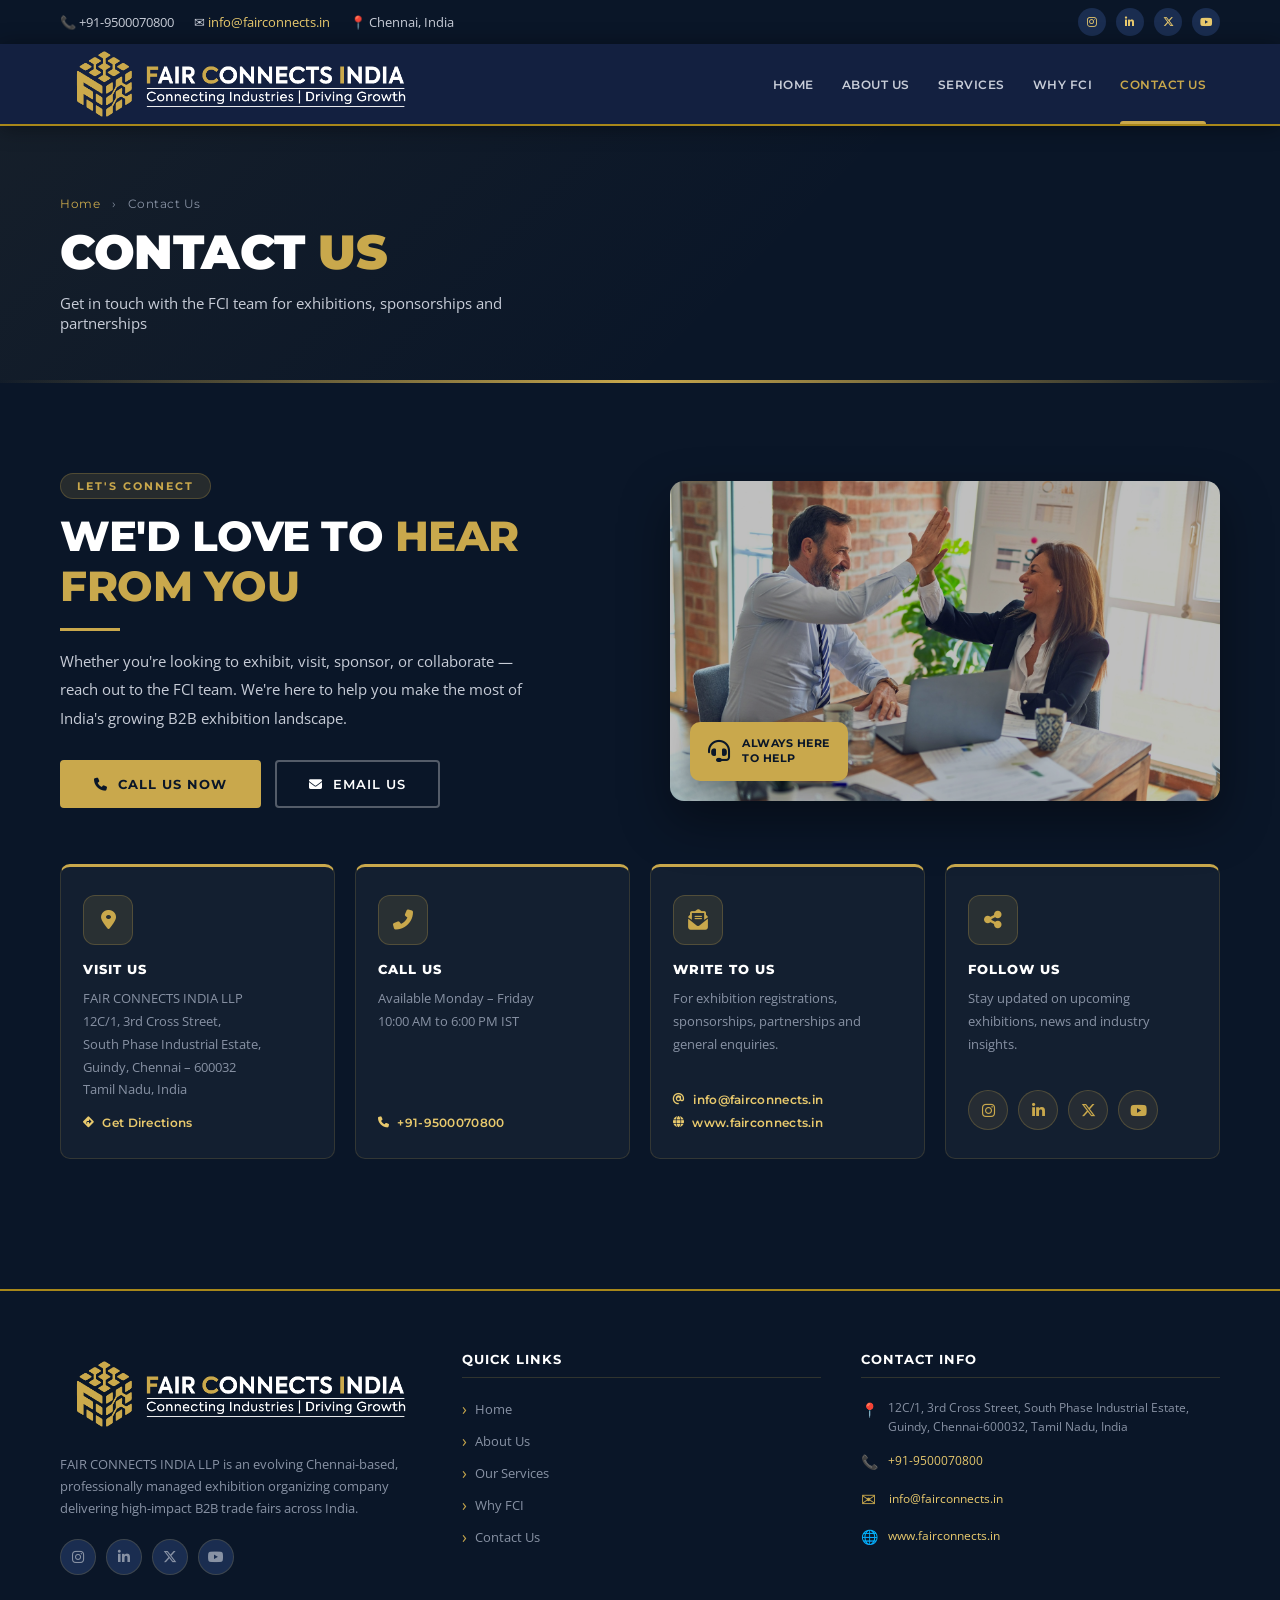
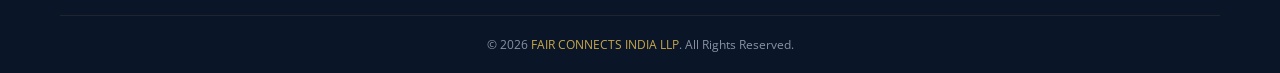
<file: contact.html>
<!DOCTYPE html>
<html lang="en" prefix="og: https://ogp.me/ns#">

<head>
    <meta charset="UTF-8">
    <meta name="viewport" content="width=device-width, initial-scale=1.0">

    <!-- ===== PRIMARY SEO ===== -->
    <title>Contact Fair Connects India | Event Organizers in Chennai</title>
    <meta name="description"
        content="Get in touch with Fair Connects India, leading event organizers in Chennai. Reach out for exhibition stall booking, visitor registration, and sponsorships.">
    <meta name="keywords"
        content="exhibition organizers in Chennai, trade fair organizers in India, B2B exhibition company India, exhibition management services Chennai, food industry expo India, construction exhibition India, power and energy expo India, automotive exhibition India, healthcare expo India, trade show organizers India, industry exhibitions Chennai, business expos India, B2B trade fair Chennai, exhibition company Tamil Nadu, trade exhibition management India, food expo Chennai, healthcare exhibition Chennai, automotive expo India, solar energy exhibition India, construction expo India, B2B networking events India, industry summit India, fair connects India, FCI exhibitions">
    <meta name="author" content="Fair Connects India LLP">
    <meta name="robots" content="index, follow, max-snippet:-1, max-image-preview:large, max-video-preview:-1">
    <meta name="revisit-after" content="7 days">
    <meta name="language" content="English">
    <meta name="geo.region" content="IN-TN">
    <meta name="geo.placename" content="Chennai, Tamil Nadu, India">
    <meta name="geo.position" content="13.016499779972847;80.20020965791535">
    <meta name="ICBM" content="13.016499779972847, 80.20020965791535">

    <!-- ===== CANONICAL ===== -->
    <link rel="canonical" href="https://www.fairconnects.in/contact">

    <!-- ===== OPEN GRAPH (Facebook / LinkedIn) ===== -->
    <meta property="og:type" content="website">
    <meta property="og:site_name" content="Fair Connects India (FCI)">
    <meta property="og:title" content="Contact Fair Connects India | Event Organizers in Chennai">
    <meta property="og:description"
        content="Get in touch with Fair Connects India, leading event organizers in Chennai. Reach out for exhibition stall booking, visitor registration, and sponsorships.">
    <meta property="og:url" content="https://www.fairconnects.in/contact">
    <meta property="og:image" content="https://www.fairconnects.in/assets/logo.jpg">
    <meta property="og:image:width" content="1200">
    <meta property="og:image:height" content="630">
    <meta property="og:image:alt" content="Fair Connects India - B2B Exhibition Organizers Chennai">
    <meta property="og:locale" content="en_IN">

    <!-- ===== TWITTER / X CARD ===== -->
    <meta name="twitter:card" content="summary_large_image">
    <meta name="twitter:site" content="@fairconnectsin">
    <meta name="twitter:creator" content="@fairconnectsin">
    <meta name="twitter:title" content="Contact Fair Connects India | Event Organizers in Chennai">
    <meta name="twitter:description"
        content="Get in touch with Fair Connects India, leading event organizers in Chennai. Reach out for exhibition stall booking, visitor registration, and sponsorships.">
    <meta name="twitter:image" content="https://www.fairconnects.in/assets/logo.jpg">
    <meta name="twitter:image:alt" content="Fair Connects India - B2B Exhibition Organizers">

    <!-- ===== STRUCTURED DATA — Organization ===== -->
    <script type="application/ld+json">
{
  "@context": "https://schema.org",
  "@type": "Organization",
  "name": "Fair Connects India LLP",
  "alternateName": "FCI",
  "url": "https://www.fairconnects.in",
  "logo": "https://www.fairconnects.in/assets/logo.jpg",
  "description": "Fair Connects India (FCI) is a professionally managed B2B exhibition organizing company based in Chennai, delivering high-impact trade fairs and conferences across India.",
  "foundingLocation": {
    "@type": "Place",
    "name": "Chennai, Tamil Nadu, India"
  },
  "address": {
    "@type": "PostalAddress",
    "streetAddress": " 12C/1, 3rd Cross Street, South Phase Industrial Estate, Guindy",
    "addressLocality": "Chennai",
    "addressRegion": "Tamil Nadu",
    "postalCode": "600032",
    "addressCountry": "IN"
  },
  "contactPoint": [
    {
      "@type": "ContactPoint",
      "telephone": "+91-9500070800",
      "contactType": "customer service",
      "areaServed": "IN",
      "availableLanguage": ["English", "Tamil"]
    }
  ],
  "email": "info@fairconnects.in",
  "sameAs": [
    "https://www.instagram.com/fairconnectsindia",
    "https://www.linkedin.com/company/fairconnectsindia",
    "https://twitter.com/fairconnectsin",
    "https://www.youtube.com/@fairconnectsindia"
  ],
  "areaServed": {
    "@type": "Country",
    "name": "India"
  },
  "serviceType": [
    "Exhibition Organization",
    "Trade Fair Management",
    "B2B Event Management",
    "Conference Organization",
    "Industry Expo Management"
  ],
  "knowsAbout": [
    "Exhibition organizers in Chennai",
    "Trade fair organizers in India",
    "B2B exhibition company India",
    "Food industry expo India",
    "Construction exhibition India",
    "Power and energy expo India",
    "Automotive exhibition India",
    "Healthcare expo India"
  ]
}
</script>

    <!-- ===== STRUCTURED DATA — Local Business ===== -->
    <script type="application/ld+json">
{
  "@context": "https://schema.org",
  "@type": "LocalBusiness",
  "name": "Fair Connects India LLP",
  "image": "https://www.fairconnects.in/assets/logo.jpg",
  "@id": "https://www.fairconnects.in",
  "url": "https://www.fairconnects.in",
  "telephone": "+91-9500070800",
  "priceRange": "$$",
  "address": {
    "@type": "PostalAddress",
    "streetAddress": " 12C/1, 3rd Cross Street, South Phase Industrial Estate, Guindy",
    "addressLocality": "Chennai",
    "addressRegion": "Tamil Nadu",
    "postalCode": "600032",
    "addressCountry": "IN"
  },
  "geo": {
    "@type": "GeoCoordinates",
    "latitude": 13.016499779972847, 
    "longitude": 80.20020965791535
  },
  "openingHoursSpecification": {
    "@type": "OpeningHoursSpecification",
    "dayOfWeek": ["Monday","Tuesday","Wednesday","Thursday","Friday"],
    "opens": "10:00",
    "closes": "18:00"
  },
  "sameAs": [
    "https://www.instagram.com/fairconnectsindia",
    "https://www.linkedin.com/company/fairconnectsindia"
  ]
}
</script>

    <!-- ===== STRUCTURED DATA — Breadcrumb ===== -->
    <script type="application/ld+json">
{
  "@context": "https://schema.org",
  "@type": "BreadcrumbList",
  "itemListElement": [
    { "@type": "ListItem", "position": 1, "name": "Home", "item": "https://www.fairconnects.in/" },
    { "@type": "ListItem", "position": 2, "name": "Contact Us", "item": "https://www.fairconnects.in/contact" }
  ]
}
</script>

    <!-- ===== STRUCTURED DATA — FAQ (boosts Google rich results) ===== -->
    <script type="application/ld+json">
{
  "@context": "https://schema.org",
  "@type": "FAQPage",
  "mainEntity": [
    {
      "@type": "Question",
      "name": "Who are the top exhibition organizers in Chennai?",
      "acceptedAnswer": {
        "@type": "Answer",
        "text": "Fair Connects India (FCI) is one of the leading exhibition organizers in Chennai, specializing in B2B trade fairs and industry-specific expos across food, energy, automotive, healthcare and construction sectors."
      }
    },
    {
      "@type": "Question",
      "name": "What types of trade fairs does FCI organize in India?",
      "acceptedAnswer": {
        "@type": "Answer",
        "text": "FCI organizes B2B trade exhibitions, industry-specific expos, international pavilions, buyer-seller meets, conferences, technical seminars and government policy sessions across India."
      }
    },
    {
      "@type": "Question",
      "name": "Which sectors does Fair Connects India cover for exhibitions?",
      "acceptedAnswer": {
        "@type": "Answer",
        "text": "FCI covers five major sectors: Food & Beverage, Power & Energy (Solar, LED, Electrical), Automotive & EV, Healthcare & Pharma, and Construction & Infrastructure."
      }
    },
    {
      "@type": "Question",
      "name": "How can I exhibit at an FCI trade fair?",
      "acceptedAnswer": {
        "@type": "Answer",
        "text": "You can contact Fair Connects India LLP at info@fairconnects.in or call +91-9500070800 to enquire about exhibitor registration, stall booking and sponsorship opportunities."
      }
    },
    {
      "@type": "Question",
      "name": "Where is Fair Connects India located?",
      "acceptedAnswer": {
        "@type": "Answer",
        "text": "Fair Connects India LLP is located at  12C/1, 3rd Cross Street, South Phase Industrial Estate, Guindy, Chennai - 600032, Tamil Nadu, India."
      }
    }
  ]
}
</script>

    <link rel="preconnect" href="https://fonts.googleapis.com">
    <link rel="preconnect" href="https://fonts.gstatic.com" crossorigin>
    <link
        href="https://fonts.googleapis.com/css2?family=Montserrat:wght@300;400;500;600;700;800;900&family=Playfair+Display:wght@400;600;700&family=Open+Sans:wght@300;400;600&display=swap"
        rel="stylesheet">
    <link rel="stylesheet" href="https://cdnjs.cloudflare.com/ajax/libs/font-awesome/6.5.0/css/all.min.css">
    <link rel="stylesheet" href="css/style.css">
    <!-- Favicon -->
    <link rel="icon" type="image/png" href="assets/fair_connects_icon.png">
</head>

<body>

    <!-- TOPBAR -->
    <div class="topbar">
        <div class="container">
            <div class="topbar-contact">
                <span>📞 +91-9500070800 </span>
                <!-- <span>✉ <a href="/cdn-cgi/l/email-protection#adc4c3cbc2edcbccc4dfcec2c3c3c8ced9dec4c3c9c4cc83c4c3"><span class="__cf_email__" data-cfemail="4920272f26092f28203b2a2627272c2a3d3a20272d2028672027">[email&#160;protected]</span></a></span> -->
                <span>✉ <a href="mailto:info@fairconnects.in">info@fairconnects.in</a></span>
                <span>📍 Chennai, India</span>
            </div>
            <div class="topbar-social">
                <a href="#" title="Instagram"><i class="fab fa-instagram"></i></a>
                <a href="#" title="LinkedIn"><i class="fab fa-linkedin-in"></i></a>
                <a href="#" title="X / Twitter"><i class="fab fa-x-twitter"></i></a>
                <a href="#" title="YouTube"><i class="fab fa-youtube"></i></a>
            </div>
        </div>
    </div>

    <!-- NAVBAR -->
    <nav class="navbar" aria-label="Main Navigation - Fair Connects India Exhibition Organizers Chennai">
        <div class="container">
            <a href="#" class="logo" onclick="showPage('index')"
                aria-label="Fair Connects India - Exhibition Organizers Chennai - Home">
                <img src="assets/logo.png" alt="Fair Connects India - Exhibition Organizers Chennai" class="logo-img"
                    height="48" width="auto" loading="eager">
            </a>
            <ul class="nav-menu" id="navMenu">
                <li><a href="#" onclick="showPage('index')" class="active" id="nav-home">Home</a></li>
                <li><a href="#" onclick="showPage('about')" id="nav-about">About Us</a></li>
                <li><a href="#" onclick="showPage('services')" id="nav-services">Services</a></li>
                <!-- <li><a href="#" onclick="showPage('sectors')" id="nav-sectors">Sectors</a></li> -->
                <li><a href="#" onclick="showPage('whyfci')" id="nav-whyfci">Why FCI</a></li>
                <!-- <li><a href="#" onclick="showPage('exhibitions')" id="nav-exhibitions">Exhibitions</a></li> -->
                <!-- <li><a href="#" onclick="showPage('gallery')" id="nav-gallery">Gallery</a></li> -->
                <li><a href="#" onclick="showPage('contact')" id="nav-contact">Contact Us</a></li>
            </ul>
            <div class="hamburger" id="hamburger" onclick="toggleMenu()">
                <span></span><span></span><span></span>
            </div>
        </div>
    </nav>

    <!-- ==================== HOME PAGE ==================== -->
    <main id="main-content" role="main">

        <!-- ==================== CONTACT PAGE ==================== -->
        <div class="page" id="page-contact">
            <div class="page-banner">
                <div class="container">
                    <div class="breadcrumb"><a href="#" onclick="showPage('index')">Home</a> <span>›</span> Contact Us
                    </div>
                    <h1>Contact <span>Us</span></h1>
                    <p>Get in touch with the FCI team for exhibitions, sponsorships and partnerships</p>
                </div>
            </div>

            <section class="section section-dark">
                <div class="container">

                    <!-- Contact Hero Row -->
                    <div class="contact-hero-row">
                        <div class="contact-hero-text">
                            <div class="section-tag">Let's Connect</div>
                            <h2 class="section-title" style="font-size:clamp(26px,3.5vw,42px);">We'd Love to <span>Hear
                                    From You</span></h2>
                            <div class="section-line" style="margin:16px 0;"></div>
                            <p style="color:var(--text-light);line-height:1.9;font-size:15px;max-width:480px;">Whether
                                you're looking to exhibit, visit, sponsor, or collaborate — reach out to the FCI team.
                                We're here to help you make the most of India's growing B2B exhibition landscape.</p>
                            <div class="contact-cta-row">
                                <a href="tel:+919500070800" class="btn-primary"
                                    style="display:inline-flex;align-items:center;gap:10px;"><i
                                        class="fas fa-phone"></i> Call Us Now</a>
                                <a href="mailto:info@fairconnects.in" class="btn-outline"
                                    style="display:inline-flex;align-items:center;gap:10px;"><i
                                        class="fas fa-envelope"></i> Email Us</a>
                            </div>
                        </div>
                        <div class="contact-hero-img">
                            <img src="assets/contactus.jpg" alt="FCI Contact - Exhibition Team" loading="lazy">
                            <div class="contact-img-badge"><i class="fas fa-headset"></i><span>Always Here<br>to
                                    Help</span></div>
                        </div>
                    </div>

                    <!-- Info Cards Row -->
                    <div class="contact-cards-row">

                        <div class="contact-info-card">
                            <div class="cic-icon"><i class="fas fa-map-marker-alt"></i></div>
                            <h4>Visit Us</h4>
                            <p>FAIR CONNECTS INDIA LLP<br> 12C/1, 3rd Cross Street,<br>South Phase Industrial
                                Estate,<br>Guindy, Chennai – 600032<br>Tamil Nadu, India</p>
                            <a href="https://maps.google.com/?q=Dhwarco_+MiniStar-+Affordable+flexible+workspace+in+Guindy+%7C+Chennai"
                                target="_blank" class="cic-link"><i class="fas fa-directions"></i> Get Directions</a>
                        </div>

                        <div class="contact-info-card">
                            <div class="cic-icon"><i class="fas fa-phone-alt"></i></div>
                            <h4>Call Us</h4>
                            <p>Available Monday – Friday<br>10:00 AM to 6:00 PM IST</p>
                            <a href="tel:+919500070800" class="cic-link"><i class="fas fa-phone"></i> +91-9500070800</a>
                        </div>

                        <div class="contact-info-card">
                            <div class="cic-icon"><i class="fas fa-envelope-open-text"></i></div>
                            <h4>Write to Us</h4>
                            <p>For exhibition registrations, sponsorships, partnerships and general enquiries.</p>
                            <a href="mailto:info@fairconnects.in" class="cic-link"><i class="fas fa-at"></i> <span
                                    class="__cf_email__">info@fairconnects.in</span></a>
                            <a href="http://www.fairconnects.in" target="_blank" class="cic-link"
                                style="margin-top:8px;"><i class="fas fa-globe"></i> www.fairconnects.in</a>
                        </div>

                        <div class="contact-info-card">
                            <div class="cic-icon"><i class="fas fa-share-alt"></i></div>
                            <h4>Follow Us</h4>
                            <p>Stay updated on upcoming exhibitions, news and industry insights.</p>
                            <div class="cic-socials">
                                <a href="#" title="Instagram"><i class="fab fa-instagram"></i></a>
                                <a href="#" title="LinkedIn"><i class="fab fa-linkedin-in"></i></a>
                                <a href="#" title="X / Twitter"><i class="fab fa-x-twitter"></i></a>
                                <a href="#" title="YouTube"><i class="fab fa-youtube"></i></a>
                            </div>
                        </div>

                    </div>

                    <!-- Map Strip -->
                    <!-- <div class="contact-map-strip">
                        <div class="contact-map-content">
                            <i class="fas fa-map-pin"
                                style="font-size:28px;color:var(--gold);margin-bottom:12px;display:block;"></i>
                            <h4
                                style="font-family:'Montserrat',sans-serif;font-size:16px;font-weight:800;color:var(--white);margin-bottom:8px;text-transform:uppercase;letter-spacing:0.5px;">
                                Our Office</h4>
                            <p style="color:var(--text-muted);font-size:13px;line-height:1.8;margin-bottom:20px;">FAIR
                                CONNECTS INDIA LLP<br> 12C/1, 3rd Cross Street,<br>South Phase Industrial
                                Estate,<br>Guindy, Chennai – 600032<br>Tamil Nadu, India</p>
                            <a href="https://maps.google.com/?q=South+Phase+Industrial+Estate+Guindy+Chennai+600032"
                                target="_blank" class="btn-primary"
                                style="font-size:12px;padding:10px 22px;display:inline-flex;align-items:center;gap:8px;width:fit-content;"><i
                                    class="fas fa-external-link-alt"></i> Open in Google Maps</a>
                        </div>
                        <div class="contact-map-iframe">
                            <iframe
                                src="https://www.google.com/maps/embed?pb=!1m18!1m12!1m3!1d3887.1234!2d80.2140!3d13.0070!2m3!1f0!2f0!3f0!3m2!1i1024!2i768!4f13.1!3m3!1m2!1s0x3a5267c25ec2da29%3A0x674db26b4c5e4b5f!2sSouth%20Phase%20Industrial%20Estate%2C%20Guindy%2C%20Chennai%2C%20Tamil%20Nadu%20600032!5e0!3m2!1sen!2sin!4v1700000000000!5m2!1sen!2sin"
                                width="100%" height="100%" style="border:0; display:block; min-height:280px;"
                                allowfullscreen="" loading="lazy" referrerpolicy="no-referrer-when-downgrade"
                                title="Fair Connects India Office Location - Guindy Chennai">
                            </iframe>
                        </div>
                    </div> -->

                </div>
            </section>
        </div>

        <!-- SCROLL TO TOP -->
        <button id="scrollTopBtn" onclick="window.scrollTo({top:0,behavior:'smooth'})" title="Back to top"
            aria-label="Scroll back to top">
            <i class="fas fa-chevron-up"></i>
        </button>
    </main>

    <!-- ==================== FOOTER ==================== -->
    <footer role="contentinfo" aria-label="Fair Connects India - Footer">
        <div class="footer-main">
            <div class="container">
                <div class="footer-grid">
                    <div class="footer-brand">
                        <a href="#" class="logo" onclick="showPage('index')" style="margin-bottom:16px; display:flex;">
                            <img src="assets/logo.png" alt="Fair Connects India Logo" class="logo-img" height="44"
                                width="auto" loading="lazy">
                        </a>
                        <p>FAIR CONNECTS INDIA LLP is an evolving Chennai-based, professionally managed exhibition
                            organizing company delivering high-impact B2B trade fairs across India.</p>
                        <div class="footer-socials">
                            <a href="#" title="Instagram"><i class="fab fa-instagram"></i></a>
                            <a href="#" title="LinkedIn"><i class="fab fa-linkedin-in"></i></a>
                            <a href="#" title="X / Twitter"><i class="fab fa-x-twitter"></i></a>
                            <a href="#" title="YouTube"><i class="fab fa-youtube"></i></a>
                        </div>
                    </div>

                    <div class="footer-col">
                        <h4>Quick Links</h4>
                        <ul class="footer-links">
                            <li><a href="#" onclick="showPage('index')">Home</a></li>
                            <li><a href="#" onclick="showPage('about')">About Us</a></li>
                            <li><a href="#" onclick="showPage('services')">Our Services</a></li>
                            <!-- <li><a href="#" onclick="showPage('sectors')">Sectors We Serve</a></li> -->
                            <li><a href="#" onclick="showPage('whyfci')">Why FCI</a></li>
                            <!-- <li><a href="#" onclick="showPage('exhibitions')">Exhibitions</a></li> -->
                            <!-- <li><a href="#" onclick="showPage('gallery')">Gallery</a></li> -->
                            <li><a href="#" onclick="showPage('contact')">Contact Us</a></li>
                        </ul>
                    </div>

                    <!-- <div class="footer-col">
                        <h4>Sectors</h4>
                        <ul class="footer-links">
                            <li><a href="#" onclick="showPage('sectors')">Food & Beverage</a></li>
                            <li><a href="#" onclick="showPage('sectors')">Power & Energy</a></li>
                            <li><a href="#" onclick="showPage('sectors')">Automotive</a></li>
                            <li><a href="#" onclick="showPage('sectors')">Healthcare</a></li>
                            <li><a href="#" onclick="showPage('sectors')">Construction</a></li>
                        </ul>
                    </div> -->

                    <div class="footer-col">
                        <h4>Contact Info</h4>
                        <div class="footer-contact-item">
                            <span class="fc-icon">📍</span>
                            <p> 12C/1, 3rd Cross Street, South Phase Industrial Estate, Guindy, Chennai-600032,
                                Tamil Nadu, India</p>
                        </div>
                        <div class="footer-contact-item aln">
                            <span class="fc-icon">📞</span>
                            <p><a href="tel:+919500070800">+91-9500070800</a></p>
                        </div>
                        <div class="footer-contact-item aln">
                            <span class="fc-icon mailicon">✉</span>
                            <!-- <p><a href="/cdn-cgi/l/email-protection#6b02050d042b0d0a0219080405050e081f1802050f020a450205"><span class="__cf_email__" data-cfemail="c8a1a6aea788aea9a1baaba7a6a6adabbcbba1a6aca1a9e6a1a6">[email&#160;protected]</span></a></p> -->
                            <p><a href="mailto:info@fairconnects.in">info@fairconnects.in</a></p>
                        </div>
                        <div class="footer-contact-item aln">
                            <span class="fc-icon">🌐</span>
                            <p><a href="http://www.fairconnects.in" target="_blank">www.fairconnects.in</a></p>
                        </div>
                    </div>
                </div>
            </div>
        </div>

        <div class="container">
            <div class="footer-bottom">
                <p>© 2026 <a href="https://www.fairconnects.in">FAIR CONNECTS INDIA LLP</a>. All Rights Reserved.</p>
                <!-- <p>Designed with ❤ for India's Exhibition Industry</p> -->
            </div>
            <!-- SEO keyword anchor text for crawlers -->
            <p style="font-size:0;line-height:0;height:0;overflow:hidden;position:absolute;" aria-hidden="true">
                Exhibition organizers in Chennai | Trade fair organizers in India | B2B exhibition company India |
                Exhibition management services Chennai | Food industry expo India | Construction exhibition India |
                Power and energy expo India | Automotive exhibition India | Healthcare expo India |
                Trade show organizers India | Industry exhibitions Chennai | Business expos India |
                Fair Connects India LLP | FCI Exhibitions | B2B Trade Fair Chennai | Tamil Nadu Exhibition Organizer
            </p>
        </div>
    </footer>

    <script src="js/main.js"></script>
</body>

</html>
</file>
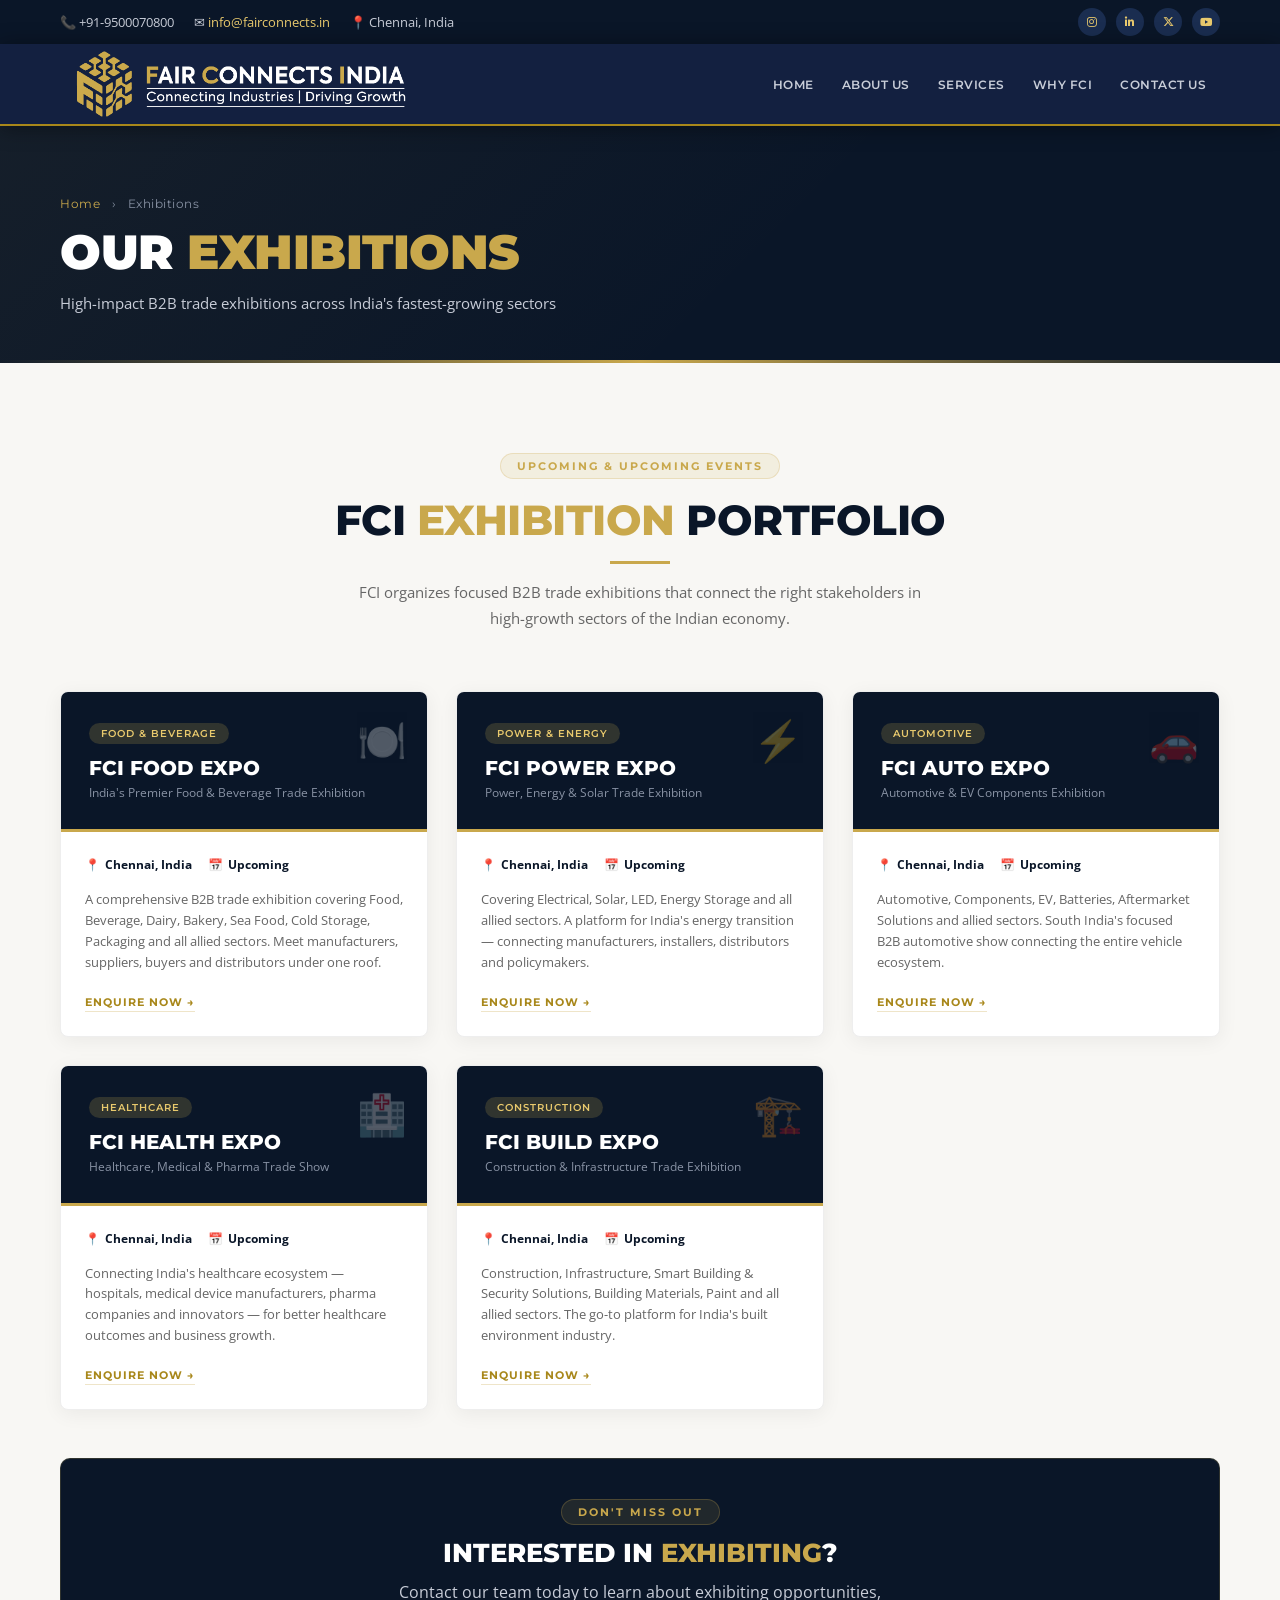
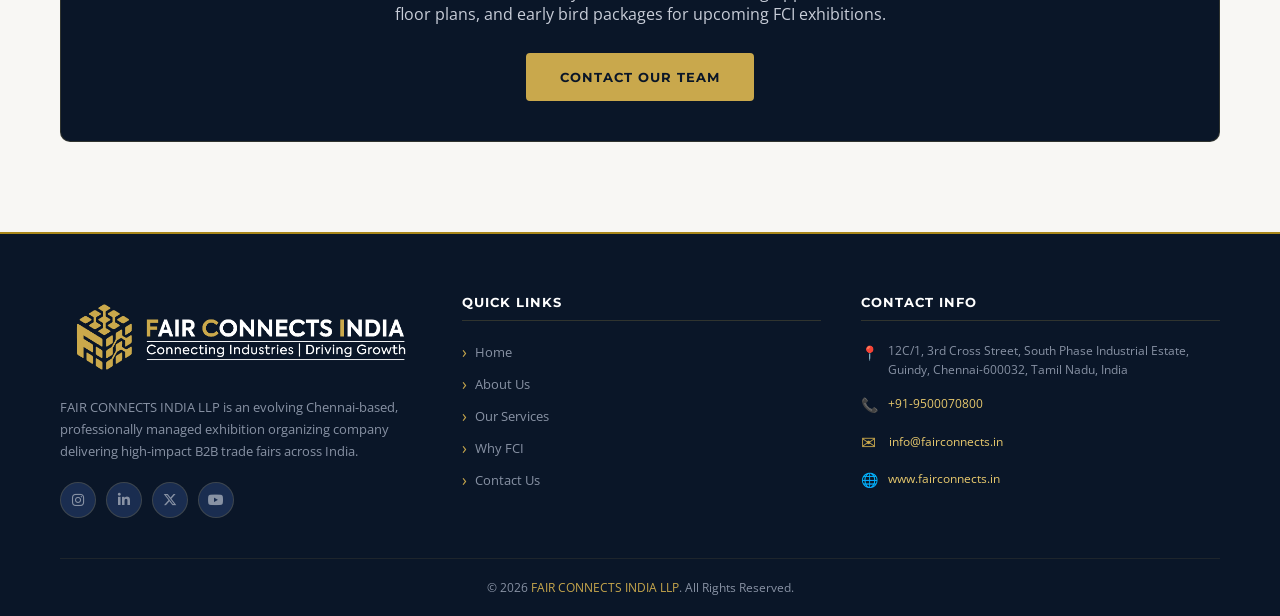
<file: exhibitions.html>
<!DOCTYPE html>
<html lang="en" prefix="og: https://ogp.me/ns#">

<head>
  <meta charset="UTF-8">
  <meta name="viewport" content="width=device-width, initial-scale=1.0">

  <!-- ===== PRIMARY SEO ===== -->
  <title>Upcoming B2B Exhibitions & Trade Fairs | FCI</title>
  <meta name="description"
    content="Stay updated on upcoming business exhibitions, B2B trade fairs, and industry expos organized by Fair Connects India across multiple high-growth sectors.">
  <meta name="keywords"
    content="exhibition organizers in Chennai, trade fair organizers in India, B2B exhibition company India, exhibition management services Chennai, food industry expo India, construction exhibition India, power and energy expo India, automotive exhibition India, healthcare expo India, trade show organizers India, industry exhibitions Chennai, business expos India, B2B trade fair Chennai, exhibition company Tamil Nadu, trade exhibition management India, food expo Chennai, healthcare exhibition Chennai, automotive expo India, solar energy exhibition India, construction expo India, B2B networking events India, industry summit India, fair connects India, FCI exhibitions">
  <meta name="author" content="Fair Connects India LLP">
  <meta name="robots" content="index, follow, max-snippet:-1, max-image-preview:large, max-video-preview:-1">
  <meta name="revisit-after" content="7 days">
  <meta name="language" content="English">
  <meta name="geo.region" content="IN-TN">
  <meta name="geo.placename" content="Chennai, Tamil Nadu, India">
  <meta name="geo.position" content="13.016499779972847;80.20020965791535">
  <meta name="ICBM" content="13.016499779972847, 80.20020965791535">

  <!-- ===== CANONICAL ===== -->
  <link rel="canonical" href="https://www.fairconnects.in/exhibitions">

  <!-- ===== OPEN GRAPH (Facebook / LinkedIn) ===== -->
  <meta property="og:type" content="website">
  <meta property="og:site_name" content="Fair Connects India (FCI)">
  <meta property="og:title" content="Upcoming B2B Exhibitions & Trade Fairs | FCI">
  <meta property="og:description"
    content="Stay updated on upcoming business exhibitions, B2B trade fairs, and industry expos organized by Fair Connects India across multiple high-growth sectors.">
  <meta property="og:url" content="https://www.fairconnects.in/exhibitions">
  <meta property="og:image" content="https://www.fairconnects.in/assets/logo.jpg">
  <meta property="og:image:width" content="1200">
  <meta property="og:image:height" content="630">
  <meta property="og:image:alt" content="Fair Connects India - B2B Exhibition Organizers Chennai">
  <meta property="og:locale" content="en_IN">

  <!-- ===== TWITTER / X CARD ===== -->
  <meta name="twitter:card" content="summary_large_image">
  <meta name="twitter:site" content="@fairconnectsin">
  <meta name="twitter:creator" content="@fairconnectsin">
  <meta name="twitter:title" content="Upcoming B2B Exhibitions & Trade Fairs | FCI">
  <meta name="twitter:description"
    content="Stay updated on upcoming business exhibitions, B2B trade fairs, and industry expos organized by Fair Connects India across multiple high-growth sectors.">
  <meta name="twitter:image" content="https://www.fairconnects.in/assets/logo.jpg">
  <meta name="twitter:image:alt" content="Fair Connects India - B2B Exhibition Organizers">

  <!-- ===== STRUCTURED DATA — Organization ===== -->
  <script type="application/ld+json">
{
  "@context": "https://schema.org",
  "@type": "Organization",
  "name": "Fair Connects India LLP",
  "alternateName": "FCI",
  "url": "https://www.fairconnects.in",
  "logo": "https://www.fairconnects.in/assets/logo.jpg",
  "description": "Fair Connects India (FCI) is a professionally managed B2B exhibition organizing company based in Chennai, delivering high-impact trade fairs and conferences across India.",
  "foundingLocation": {
    "@type": "Place",
    "name": "Chennai, Tamil Nadu, India"
  },
  "address": {
    "@type": "PostalAddress",
    "streetAddress": " 12C/1, 3rd Cross Street, South Phase Industrial Estate, Guindy",
    "addressLocality": "Chennai",
    "addressRegion": "Tamil Nadu",
    "postalCode": "600032",
    "addressCountry": "IN"
  },
  "contactPoint": [
    {
      "@type": "ContactPoint",
      "telephone": "+91-9500070800",
      "contactType": "customer service",
      "areaServed": "IN",
      "availableLanguage": ["English", "Tamil"]
    }
  ],
  "email": "info@fairconnects.in",
  "sameAs": [
    "https://www.instagram.com/fairconnectsindia",
    "https://www.linkedin.com/company/fairconnectsindia",
    "https://twitter.com/fairconnectsin",
    "https://www.youtube.com/@fairconnectsindia"
  ],
  "areaServed": {
    "@type": "Country",
    "name": "India"
  },
  "serviceType": [
    "Exhibition Organization",
    "Trade Fair Management",
    "B2B Event Management",
    "Conference Organization",
    "Industry Expo Management"
  ],
  "knowsAbout": [
    "Exhibition organizers in Chennai",
    "Trade fair organizers in India",
    "B2B exhibition company India",
    "Food industry expo India",
    "Construction exhibition India",
    "Power and energy expo India",
    "Automotive exhibition India",
    "Healthcare expo India"
  ]
}
</script>

  <!-- ===== STRUCTURED DATA — Local Business ===== -->
  <script type="application/ld+json">
{
  "@context": "https://schema.org",
  "@type": "LocalBusiness",
  "name": "Fair Connects India LLP",
  "image": "https://www.fairconnects.in/assets/logo.jpg",
  "@id": "https://www.fairconnects.in",
  "url": "https://www.fairconnects.in",
  "telephone": "+91-9500070800",
  "priceRange": "$$",
  "address": {
    "@type": "PostalAddress",
    "streetAddress": " 12C/1, 3rd Cross Street, South Phase Industrial Estate, Guindy",
    "addressLocality": "Chennai",
    "addressRegion": "Tamil Nadu",
    "postalCode": "600032",
    "addressCountry": "IN"
  },
  "geo": {
    "@type": "GeoCoordinates",
    "latitude": 13.016499779972847, 
    "longitude": 80.20020965791535
  },
  "openingHoursSpecification": {
    "@type": "OpeningHoursSpecification",
    "dayOfWeek": ["Monday","Tuesday","Wednesday","Thursday","Friday"],
    "opens": "10:00",
    "closes": "18:00"
  },
  "sameAs": [
    "https://www.instagram.com/fairconnectsindia",
    "https://www.linkedin.com/company/fairconnectsindia"
  ]
}
</script>

  <!-- ===== STRUCTURED DATA — Breadcrumb ===== -->
  <script type="application/ld+json">
{
  "@context": "https://schema.org",
  "@type": "BreadcrumbList",
  "itemListElement": [
    { "@type": "ListItem", "position": 1, "name": "Home", "item": "https://www.fairconnects.in/" },
    { "@type": "ListItem", "position": 2, "name": "Exhibitions", "item": "https://www.fairconnects.in/exhibitions" }
  ]
}
</script>

  <!-- ===== STRUCTURED DATA — FAQ (boosts Google rich results) ===== -->
  <script type="application/ld+json">
{
  "@context": "https://schema.org",
  "@type": "FAQPage",
  "mainEntity": [
    {
      "@type": "Question",
      "name": "Who are the top exhibition organizers in Chennai?",
      "acceptedAnswer": {
        "@type": "Answer",
        "text": "Fair Connects India (FCI) is one of the leading exhibition organizers in Chennai, specializing in B2B trade fairs and industry-specific expos across food, energy, automotive, healthcare and construction sectors."
      }
    },
    {
      "@type": "Question",
      "name": "What types of trade fairs does FCI organize in India?",
      "acceptedAnswer": {
        "@type": "Answer",
        "text": "FCI organizes B2B trade exhibitions, industry-specific expos, international pavilions, buyer-seller meets, conferences, technical seminars and government policy sessions across India."
      }
    },
    {
      "@type": "Question",
      "name": "Which sectors does Fair Connects India cover for exhibitions?",
      "acceptedAnswer": {
        "@type": "Answer",
        "text": "FCI covers five major sectors: Food & Beverage, Power & Energy (Solar, LED, Electrical), Automotive & EV, Healthcare & Pharma, and Construction & Infrastructure."
      }
    },
    {
      "@type": "Question",
      "name": "How can I exhibit at an FCI trade fair?",
      "acceptedAnswer": {
        "@type": "Answer",
        "text": "You can contact Fair Connects India LLP at info@fairconnects.in or call +91-9500070800 to enquire about exhibitor registration, stall booking and sponsorship opportunities."
      }
    },
    {
      "@type": "Question",
      "name": "Where is Fair Connects India located?",
      "acceptedAnswer": {
        "@type": "Answer",
        "text": "Fair Connects India LLP is located at  12C/1, 3rd Cross Street, South Phase Industrial Estate, Guindy, Chennai - 600032, Tamil Nadu, India."
      }
    }
  ]
}
</script>

  <link rel="preconnect" href="https://fonts.googleapis.com">
  <link rel="preconnect" href="https://fonts.gstatic.com" crossorigin>
  <link
    href="https://fonts.googleapis.com/css2?family=Montserrat:wght@300;400;500;600;700;800;900&family=Playfair+Display:wght@400;600;700&family=Open+Sans:wght@300;400;600&display=swap"
    rel="stylesheet">
  <link rel="stylesheet" href="https://cdnjs.cloudflare.com/ajax/libs/font-awesome/6.5.0/css/all.min.css">
  <link rel="stylesheet" href="css/style.css">
  <!-- Favicon -->
  <link rel="icon" type="image/png" href="assets/fair_connects_icon.png">
</head>

<body>

  <!-- TOPBAR -->
  <div class="topbar">
    <div class="container">
      <div class="topbar-contact">
        <span>📞 +91-9500070800 </span>
        <!-- <span>✉ <a href="/cdn-cgi/l/email-protection#adc4c3cbc2edcbccc4dfcec2c3c3c8ced9dec4c3c9c4cc83c4c3"><span class="__cf_email__" data-cfemail="4920272f26092f28203b2a2627272c2a3d3a20272d2028672027">[email&#160;protected]</span></a></span> -->
        <span>✉ <a href="mailto:info@fairconnects.in">info@fairconnects.in</a></span>
        <span>📍 Chennai, India</span>
      </div>
      <div class="topbar-social">
        <a href="#" title="Instagram"><i class="fab fa-instagram"></i></a>
        <a href="#" title="LinkedIn"><i class="fab fa-linkedin-in"></i></a>
        <a href="#" title="X / Twitter"><i class="fab fa-x-twitter"></i></a>
        <a href="#" title="YouTube"><i class="fab fa-youtube"></i></a>
      </div>
    </div>
  </div>

  <!-- NAVBAR -->
  <nav class="navbar" aria-label="Main Navigation - Fair Connects India Exhibition Organizers Chennai">
    <div class="container">
      <a href="#" class="logo" onclick="showPage('index')"
        aria-label="Fair Connects India - Exhibition Organizers Chennai - Home">
        <img src="assets/logo.png" alt="Fair Connects India - Exhibition Organizers Chennai" class="logo-img"
          height="48" width="auto" loading="eager">
      </a>
      <ul class="nav-menu" id="navMenu">
        <li><a href="#" onclick="showPage('index')" class="active" id="nav-home">Home</a></li>
        <li><a href="#" onclick="showPage('about')" id="nav-about">About Us</a></li>
        <li><a href="#" onclick="showPage('services')" id="nav-services">Services</a></li>
        <!-- <li><a href="#" onclick="showPage('sectors')" id="nav-sectors">Sectors</a></li> -->
        <li><a href="#" onclick="showPage('whyfci')" id="nav-whyfci">Why FCI</a></li>
        <!-- <li><a href="#" onclick="showPage('exhibitions')" id="nav-exhibitions">Exhibitions</a></li> -->
        <!-- <li><a href="#" onclick="showPage('gallery')" id="nav-gallery">Gallery</a></li> -->
        <li><a href="#" onclick="showPage('contact')" id="nav-contact">Contact Us</a></li>
      </ul>
      <div class="hamburger" id="hamburger" onclick="toggleMenu()">
        <span></span><span></span><span></span>
      </div>
    </div>
  </nav>

  <!-- ==================== HOME PAGE ==================== -->
  <main id="main-content" role="main">

    <!-- ==================== EXHIBITIONS PAGE ==================== -->
    <div class="page" id="page-exhibitions">
      <div class="page-banner">
        <div class="container">
          <div class="breadcrumb"><a href="#" onclick="showPage('index')">Home</a> <span>›</span> Exhibitions
          </div>
          <h1>Our <span>Exhibitions</span></h1>
          <p>High-impact B2B trade exhibitions across India's fastest-growing sectors</p>
        </div>
      </div>

      <section class="section section-light">
        <div class="container">
          <div class="section-header">
            <div class="section-tag">Upcoming & Upcoming Events</div>
            <h2 class="section-title">FCI <span>Exhibition</span> Portfolio</h2>
            <div class="section-line"></div>
            <p class="section-subtitle">FCI organizes focused B2B trade exhibitions that connect the right
              stakeholders in high-growth sectors of the Indian economy.</p>
          </div>
          <div class="exhibitions-grid" id="dynamic-exhibitions-grid">
            <!-- Fetched exhibitions go here -->
          </div>

          <div
            style="background:var(--navy); border-radius:10px; padding:40px; margin-top:48px; text-align:center; border:1px solid rgba(201,168,76,0.2);">
            <div class="section-tag" style="margin-bottom:12px;">Don't Miss Out</div>
            <h3
              style="font-family:'Montserrat',sans-serif; font-size:26px; font-weight:800; color:var(--white); text-transform:uppercase; margin-bottom:12px;">
              Interested in <span style="color:var(--gold);">Exhibiting</span>?</h3>
            <p
              style="color:var(--text-light); margin-bottom:28px; max-width:500px; margin-left:auto; margin-right:auto;">
              Contact our team today to learn about exhibiting opportunities, floor plans, and early bird
              packages for upcoming FCI exhibitions.</p>
            <a href="#" class="btn-primary" onclick="showPage('contact')">Contact Our Team</a>
          </div>
        </div>
      </section>
    </div>

    <!-- SCROLL TO TOP -->
    <button id="scrollTopBtn" onclick="window.scrollTo({top:0,behavior:'smooth'})" title="Back to top"
      aria-label="Scroll back to top">
      <i class="fas fa-chevron-up"></i>
    </button>
  </main>

  <!-- ==================== FOOTER ==================== -->
  <footer role="contentinfo" aria-label="Fair Connects India - Footer">
    <div class="footer-main">
      <div class="container">
        <div class="footer-grid">
          <div class="footer-brand">
            <a href="#" class="logo" onclick="showPage('index')" style="margin-bottom:16px; display:flex;">
              <img src="assets/logo.png" alt="Fair Connects India Logo" class="logo-img" height="44" width="auto"
                loading="lazy">
            </a>
            <p>FAIR CONNECTS INDIA LLP is an evolving Chennai-based, professionally managed exhibition
              organizing company delivering high-impact B2B trade fairs across India.</p>
            <div class="footer-socials">
              <a href="#" title="Instagram"><i class="fab fa-instagram"></i></a>
              <a href="#" title="LinkedIn"><i class="fab fa-linkedin-in"></i></a>
              <a href="#" title="X / Twitter"><i class="fab fa-x-twitter"></i></a>
              <a href="#" title="YouTube"><i class="fab fa-youtube"></i></a>
            </div>
          </div>

          <div class="footer-col">
            <h4>Quick Links</h4>
            <ul class="footer-links">
              <li><a href="#" onclick="showPage('index')">Home</a></li>
              <li><a href="#" onclick="showPage('about')">About Us</a></li>
              <li><a href="#" onclick="showPage('services')">Our Services</a></li>
              <!-- <li><a href="#" onclick="showPage('sectors')">Sectors We Serve</a></li> -->
              <li><a href="#" onclick="showPage('whyfci')">Why FCI</a></li>
              <!-- <li><a href="#" onclick="showPage('exhibitions')">Exhibitions</a></li> -->
              <!-- <li><a href="#" onclick="showPage('gallery')">Gallery</a></li> -->
              <li><a href="#" onclick="showPage('contact')">Contact Us</a></li>
            </ul>
          </div>

          <!-- <div class="footer-col">
            <h4>Sectors</h4>
            <ul class="footer-links">
              <li><a href="#" onclick="showPage('sectors')">Food & Beverage</a></li>
              <li><a href="#" onclick="showPage('sectors')">Power & Energy</a></li>
              <li><a href="#" onclick="showPage('sectors')">Automotive</a></li>
              <li><a href="#" onclick="showPage('sectors')">Healthcare</a></li>
              <li><a href="#" onclick="showPage('sectors')">Construction</a></li>
            </ul>
          </div> -->

          <div class="footer-col">
            <h4>Contact Info</h4>
            <div class="footer-contact-item">
              <span class="fc-icon">📍</span>
              <p> 12C/1, 3rd Cross Street, South Phase Industrial Estate, Guindy, Chennai-600032,
                Tamil Nadu, India</p>
            </div>
            <div class="footer-contact-item aln">
              <span class="fc-icon">📞</span>
              <p><a href="tel:+919500070800">+91-9500070800</a></p>
            </div>
            <div class="footer-contact-item aln">
              <span class="fc-icon mailicon">✉</span>
              <!-- <p><a href="/cdn-cgi/l/email-protection#6b02050d042b0d0a0219080405050e081f1802050f020a450205"><span class="__cf_email__" data-cfemail="c8a1a6aea788aea9a1baaba7a6a6adabbcbba1a6aca1a9e6a1a6">[email&#160;protected]</span></a></p> -->
              <p><a href="mailto:info@fairconnects.in">info@fairconnects.in</a></p>
            </div>
            <div class="footer-contact-item aln">
              <span class="fc-icon">🌐</span>
              <p><a href="http://www.fairconnects.in" target="_blank">www.fairconnects.in</a></p>
            </div>
          </div>
        </div>
      </div>
    </div>

    <div class="container">
      <div class="footer-bottom">
        <p>© 2026 <a href="https://www.fairconnects.in">FAIR CONNECTS INDIA LLP</a>. All Rights Reserved.</p>
        <!-- <p>Designed with ❤ for India's Exhibition Industry</p> -->
      </div>
      <!-- SEO keyword anchor text for crawlers -->
      <p style="font-size:0;line-height:0;height:0;overflow:hidden;position:absolute;" aria-hidden="true">
        Exhibition organizers in Chennai | Trade fair organizers in India | B2B exhibition company India |
        Exhibition management services Chennai | Food industry expo India | Construction exhibition India |
        Power and energy expo India | Automotive exhibition India | Healthcare expo India |
        Trade show organizers India | Industry exhibitions Chennai | Business expos India |
        Fair Connects India LLP | FCI Exhibitions | B2B Trade Fair Chennai | Tamil Nadu Exhibition Organizer
      </p>
    </div>
  </footer>

  <script src="js/main.js"></script>
</body>

</html>
</file>
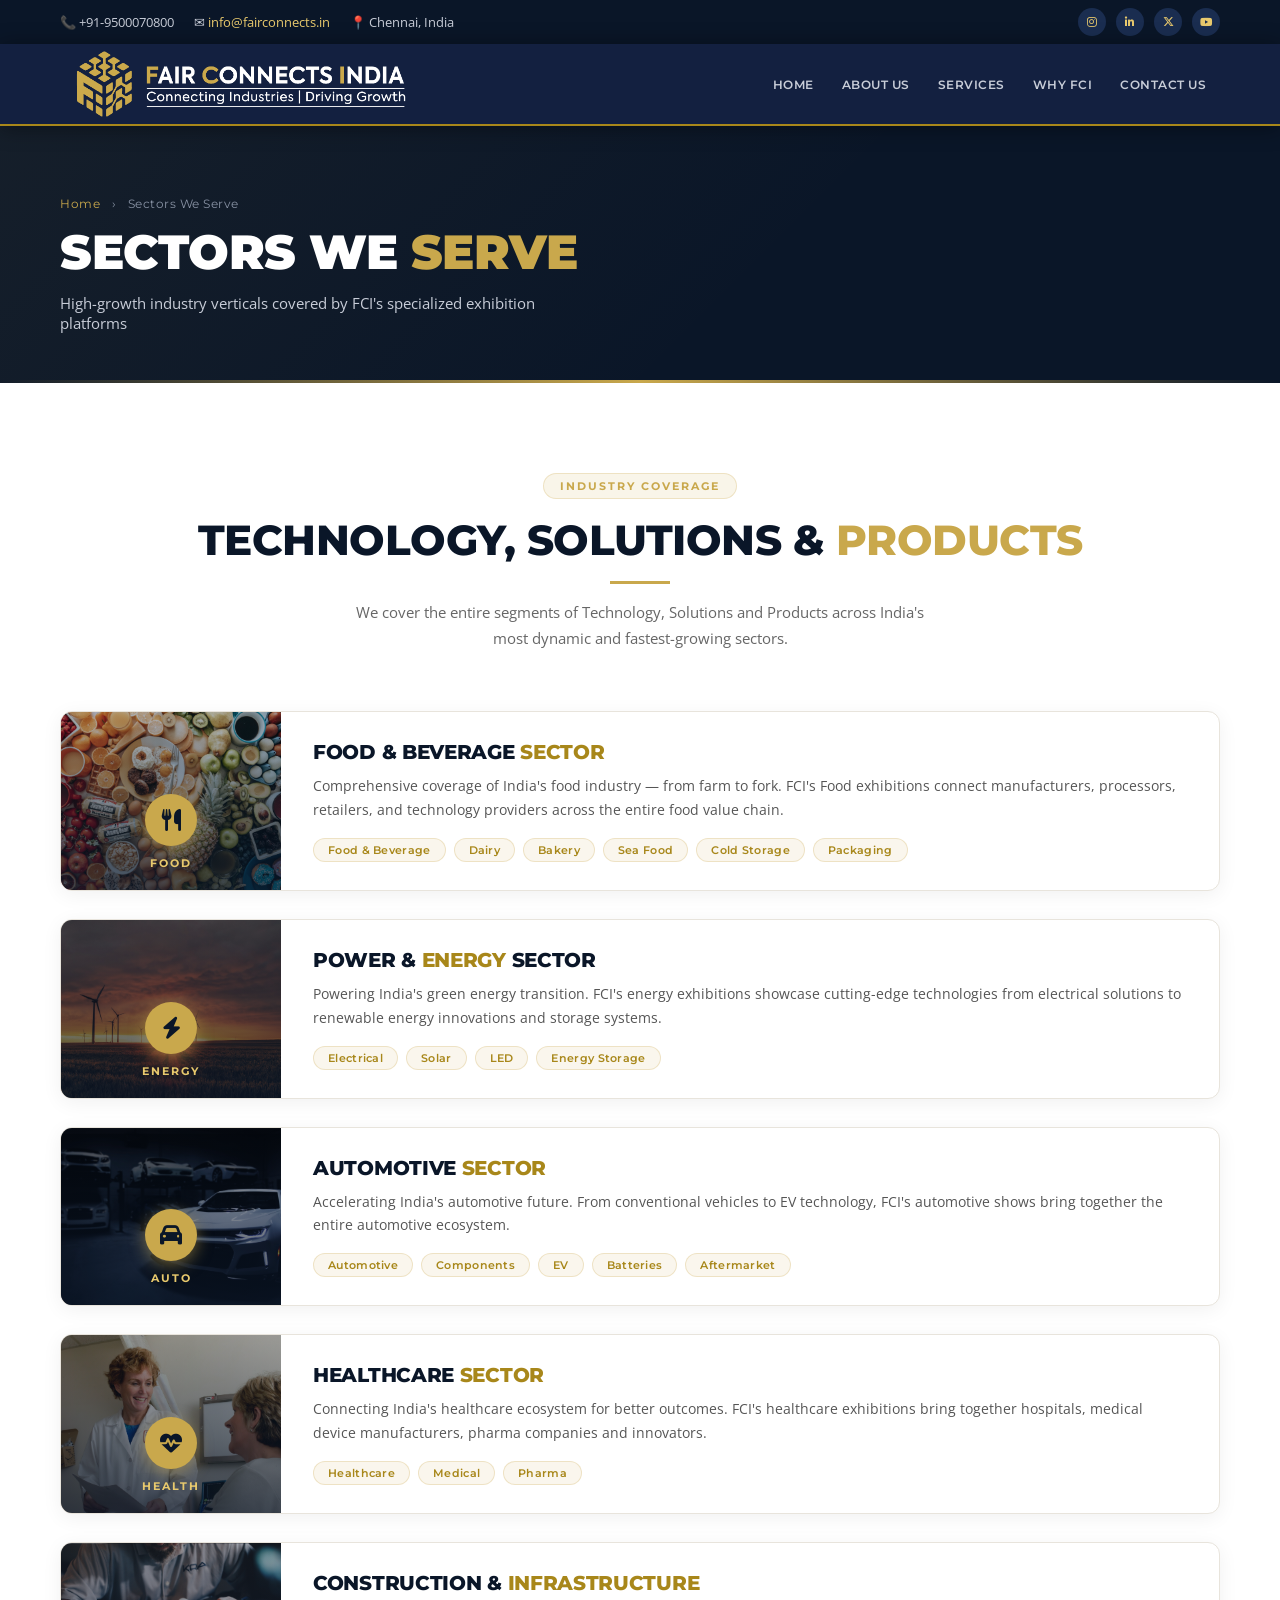
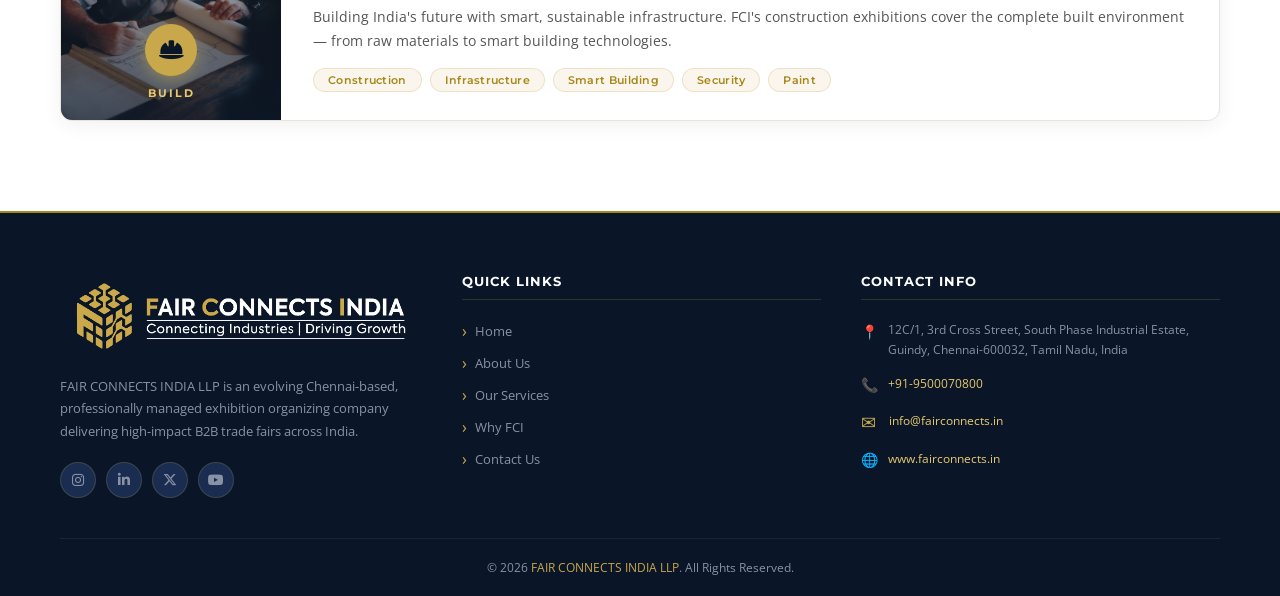
<file: sectors.html>
<!DOCTYPE html>
<html lang="en" prefix="og: https://ogp.me/ns#">

<head>
  <meta charset="UTF-8">
  <meta name="viewport" content="width=device-width, initial-scale=1.0">

  <!-- ===== PRIMARY SEO ===== -->
  <title>Industries We Serve | Food, Energy, Auto, Healthcare Expos | FCI</title>
  <meta name="description"
    content="FCI covers major high-growth industries including Food & Beverage, Power & Energy, Automotive, Healthcare, and Construction with targeted B2B exhibitions.">
  <meta name="keywords"
    content="exhibition organizers in Chennai, trade fair organizers in India, B2B exhibition company India, exhibition management services Chennai, food industry expo India, construction exhibition India, power and energy expo India, automotive exhibition India, healthcare expo India, trade show organizers India, industry exhibitions Chennai, business expos India, B2B trade fair Chennai, exhibition company Tamil Nadu, trade exhibition management India, food expo Chennai, healthcare exhibition Chennai, automotive expo India, solar energy exhibition India, construction expo India, B2B networking events India, industry summit India, fair connects India, FCI exhibitions">
  <meta name="author" content="Fair Connects India LLP">
  <meta name="robots" content="index, follow, max-snippet:-1, max-image-preview:large, max-video-preview:-1">
  <meta name="revisit-after" content="7 days">
  <meta name="language" content="English">
  <meta name="geo.region" content="IN-TN">
  <meta name="geo.placename" content="Chennai, Tamil Nadu, India">
  <meta name="geo.position" content="13.016499779972847;80.20020965791535">
  <meta name="ICBM" content="13.016499779972847, 80.20020965791535">

  <!-- ===== CANONICAL ===== -->
  <link rel="canonical" href="https://www.fairconnects.in/sectors">

  <!-- ===== OPEN GRAPH (Facebook / LinkedIn) ===== -->
  <meta property="og:type" content="website">
  <meta property="og:site_name" content="Fair Connects India (FCI)">
  <meta property="og:title" content="Industries We Serve | Food, Energy, Auto, Healthcare Expos | FCI">
  <meta property="og:description"
    content="FCI covers major high-growth industries including Food & Beverage, Power & Energy, Automotive, Healthcare, and Construction with targeted B2B exhibitions.">
  <meta property="og:url" content="https://www.fairconnects.in/sectors">
  <meta property="og:image" content="https://www.fairconnects.in/assets/logo.jpg">
  <meta property="og:image:width" content="1200">
  <meta property="og:image:height" content="630">
  <meta property="og:image:alt" content="Fair Connects India - B2B Exhibition Organizers Chennai">
  <meta property="og:locale" content="en_IN">

  <!-- ===== TWITTER / X CARD ===== -->
  <meta name="twitter:card" content="summary_large_image">
  <meta name="twitter:site" content="@fairconnectsin">
  <meta name="twitter:creator" content="@fairconnectsin">
  <meta name="twitter:title" content="Industries We Serve | Food, Energy, Auto, Healthcare Expos | FCI">
  <meta name="twitter:description"
    content="FCI covers major high-growth industries including Food & Beverage, Power & Energy, Automotive, Healthcare, and Construction with targeted B2B exhibitions.">
  <meta name="twitter:image" content="https://www.fairconnects.in/assets/logo.jpg">
  <meta name="twitter:image:alt" content="Fair Connects India - B2B Exhibition Organizers">

  <!-- ===== STRUCTURED DATA — Organization ===== -->
  <script type="application/ld+json">
{
  "@context": "https://schema.org",
  "@type": "Organization",
  "name": "Fair Connects India LLP",
  "alternateName": "FCI",
  "url": "https://www.fairconnects.in",
  "logo": "https://www.fairconnects.in/assets/logo.jpg",
  "description": "Fair Connects India (FCI) is a professionally managed B2B exhibition organizing company based in Chennai, delivering high-impact trade fairs and conferences across India.",
  "foundingLocation": {
    "@type": "Place",
    "name": "Chennai, Tamil Nadu, India"
  },
  "address": {
    "@type": "PostalAddress",
    "streetAddress": " 12C/1, 3rd Cross Street, South Phase Industrial Estate, Guindy",
    "addressLocality": "Chennai",
    "addressRegion": "Tamil Nadu",
    "postalCode": "600032",
    "addressCountry": "IN"
  },
  "contactPoint": [
    {
      "@type": "ContactPoint",
      "telephone": "+91-9500070800",
      "contactType": "customer service",
      "areaServed": "IN",
      "availableLanguage": ["English", "Tamil"]
    }
  ],
  "email": "info@fairconnects.in",
  "sameAs": [
    "https://www.instagram.com/fairconnectsindia",
    "https://www.linkedin.com/company/fairconnectsindia",
    "https://twitter.com/fairconnectsin",
    "https://www.youtube.com/@fairconnectsindia"
  ],
  "areaServed": {
    "@type": "Country",
    "name": "India"
  },
  "serviceType": [
    "Exhibition Organization",
    "Trade Fair Management",
    "B2B Event Management",
    "Conference Organization",
    "Industry Expo Management"
  ],
  "knowsAbout": [
    "Exhibition organizers in Chennai",
    "Trade fair organizers in India",
    "B2B exhibition company India",
    "Food industry expo India",
    "Construction exhibition India",
    "Power and energy expo India",
    "Automotive exhibition India",
    "Healthcare expo India"
  ]
}
</script>

  <!-- ===== STRUCTURED DATA — Local Business ===== -->
  <script type="application/ld+json">
{
  "@context": "https://schema.org",
  "@type": "LocalBusiness",
  "name": "Fair Connects India LLP",
  "image": "https://www.fairconnects.in/assets/logo.jpg",
  "@id": "https://www.fairconnects.in",
  "url": "https://www.fairconnects.in",
  "telephone": "+91-9500070800",
  "priceRange": "$$",
  "address": {
    "@type": "PostalAddress",
    "streetAddress": " 12C/1, 3rd Cross Street, South Phase Industrial Estate, Guindy",
    "addressLocality": "Chennai",
    "addressRegion": "Tamil Nadu",
    "postalCode": "600032",
    "addressCountry": "IN"
  },
  "geo": {
    "@type": "GeoCoordinates",
    "latitude": 13.016499779972847, 
    "longitude": 80.20020965791535
  },
  "openingHoursSpecification": {
    "@type": "OpeningHoursSpecification",
    "dayOfWeek": ["Monday","Tuesday","Wednesday","Thursday","Friday"],
    "opens": "10:00",
    "closes": "18:00"
  },
  "sameAs": [
    "https://www.instagram.com/fairconnectsindia",
    "https://www.linkedin.com/company/fairconnectsindia"
  ]
}
</script>

  <!-- ===== STRUCTURED DATA — Breadcrumb ===== -->
  <script type="application/ld+json">
{
  "@context": "https://schema.org",
  "@type": "BreadcrumbList",
  "itemListElement": [
    { "@type": "ListItem", "position": 1, "name": "Home", "item": "https://www.fairconnects.in/" },
    { "@type": "ListItem", "position": 2, "name": "Sectors", "item": "https://www.fairconnects.in/sectors" }
  ]
}
</script>

  <!-- ===== STRUCTURED DATA — FAQ (boosts Google rich results) ===== -->
  <script type="application/ld+json">
{
  "@context": "https://schema.org",
  "@type": "FAQPage",
  "mainEntity": [
    {
      "@type": "Question",
      "name": "Who are the top exhibition organizers in Chennai?",
      "acceptedAnswer": {
        "@type": "Answer",
        "text": "Fair Connects India (FCI) is one of the leading exhibition organizers in Chennai, specializing in B2B trade fairs and industry-specific expos across food, energy, automotive, healthcare and construction sectors."
      }
    },
    {
      "@type": "Question",
      "name": "What types of trade fairs does FCI organize in India?",
      "acceptedAnswer": {
        "@type": "Answer",
        "text": "FCI organizes B2B trade exhibitions, industry-specific expos, international pavilions, buyer-seller meets, conferences, technical seminars and government policy sessions across India."
      }
    },
    {
      "@type": "Question",
      "name": "Which sectors does Fair Connects India cover for exhibitions?",
      "acceptedAnswer": {
        "@type": "Answer",
        "text": "FCI covers five major sectors: Food & Beverage, Power & Energy (Solar, LED, Electrical), Automotive & EV, Healthcare & Pharma, and Construction & Infrastructure."
      }
    },
    {
      "@type": "Question",
      "name": "How can I exhibit at an FCI trade fair?",
      "acceptedAnswer": {
        "@type": "Answer",
        "text": "You can contact Fair Connects India LLP at info@fairconnects.in or call +91-9500070800 to enquire about exhibitor registration, stall booking and sponsorship opportunities."
      }
    },
    {
      "@type": "Question",
      "name": "Where is Fair Connects India located?",
      "acceptedAnswer": {
        "@type": "Answer",
        "text": "Fair Connects India LLP is located at  12C/1, 3rd Cross Street, South Phase Industrial Estate, Guindy, Chennai - 600032, Tamil Nadu, India."
      }
    }
  ]
}
</script>
  <link rel="preconnect" href="https://fonts.googleapis.com">
  <link rel="preconnect" href="https://fonts.gstatic.com" crossorigin>
  <link
    href="https://fonts.googleapis.com/css2?family=Montserrat:wght@300;400;500;600;700;800;900&family=Playfair+Display:wght@400;600;700&family=Open+Sans:wght@300;400;600&display=swap"
    rel="stylesheet">
  <link rel="stylesheet" href="https://cdnjs.cloudflare.com/ajax/libs/font-awesome/6.5.0/css/all.min.css">
  <link rel="stylesheet" href="css/style.css">
  <!-- Favicon -->
  <link rel="icon" type="image/png" href="assets/fair_connects_icon.png">
</head>

<body>

  <!-- TOPBAR -->
  <div class="topbar">
    <div class="container">
      <div class="topbar-contact">
        <span>📞 +91-9500070800 </span>
        <!-- <span>✉ <a href="/cdn-cgi/l/email-protection#adc4c3cbc2edcbccc4dfcec2c3c3c8ced9dec4c3c9c4cc83c4c3"><span class="__cf_email__" data-cfemail="4920272f26092f28203b2a2627272c2a3d3a20272d2028672027">[email&#160;protected]</span></a></span> -->
        <span>✉ <a href="mailto:info@fairconnects.in">info@fairconnects.in</a></span>
        <span>📍 Chennai, India</span>
      </div>
      <div class="topbar-social">
        <a href="#" title="Instagram"><i class="fab fa-instagram"></i></a>
        <a href="#" title="LinkedIn"><i class="fab fa-linkedin-in"></i></a>
        <a href="#" title="X / Twitter"><i class="fab fa-x-twitter"></i></a>
        <a href="#" title="YouTube"><i class="fab fa-youtube"></i></a>
      </div>
    </div>
  </div>

  <!-- NAVBAR -->
  <nav class="navbar" aria-label="Main Navigation - Fair Connects India Exhibition Organizers Chennai">
    <div class="container">
      <a href="#" class="logo" onclick="showPage('index')"
        aria-label="Fair Connects India - Exhibition Organizers Chennai - Home">
        <img src="assets/logo.png" alt="Fair Connects India - Exhibition Organizers Chennai" class="logo-img"
          height="48" width="auto" loading="eager">
      </a>
      <ul class="nav-menu" id="navMenu">
        <li><a href="#" onclick="showPage('index')" class="active" id="nav-home">Home</a></li>
        <li><a href="#" onclick="showPage('about')" id="nav-about">About Us</a></li>
        <li><a href="#" onclick="showPage('services')" id="nav-services">Services</a></li>
        <!-- <li><a href="#" onclick="showPage('sectors')" id="nav-sectors">Sectors</a></li> -->
        <li><a href="#" onclick="showPage('whyfci')" id="nav-whyfci">Why FCI</a></li>
        <!-- <li><a href="#" onclick="showPage('exhibitions')" id="nav-exhibitions">Exhibitions</a></li> -->
        <!-- <li><a href="#" onclick="showPage('gallery')" id="nav-gallery">Gallery</a></li> -->
        <li><a href="#" onclick="showPage('contact')" id="nav-contact">Contact Us</a></li>
      </ul>
      <div class="hamburger" id="hamburger" onclick="toggleMenu()">
        <span></span><span></span><span></span>
      </div>
    </div>
  </nav>

  <!-- ==================== HOME PAGE ==================== -->
  <main id="main-content" role="main">

    <!-- ==================== SECTORS PAGE ==================== -->
    <div class="page" id="page-sectors">
      <div class="page-banner">
        <div class="container">
          <div class="breadcrumb"><a href="#" onclick="showPage('index')">Home</a> <span>›</span> Sectors We
            Serve</div>
          <h1>Sectors We <span>Serve</span></h1>
          <p>High-growth industry verticals covered by FCI's specialized exhibition platforms</p>
        </div>
      </div>

      <section class="section section-white">
        <div class="container">
          <div class="section-header">
            <div class="section-tag">Industry Coverage</div>
            <h2 class="section-title">Technology, Solutions & <span>Products</span></h2>
            <div class="section-line"></div>
            <p class="section-subtitle">We cover the entire segments of Technology, Solutions and Products
              across India's most dynamic and fastest-growing sectors.</p>
          </div>

          <div style="display:grid; gap:28px;">

            <div id="dynamic-sectors-container" style="display:grid; gap:28px;">
              <!-- Fetched sectors go here -->
            </div>

          </div>
        </div>
      </section>
    </div>

    <!-- SCROLL TO TOP -->
    <button id="scrollTopBtn" onclick="window.scrollTo({top:0,behavior:'smooth'})" title="Back to top"
      aria-label="Scroll back to top">
      <i class="fas fa-chevron-up"></i>
    </button>
  </main>

  <!-- ==================== FOOTER ==================== -->
  <footer role="contentinfo" aria-label="Fair Connects India - Footer">
    <div class="footer-main">
      <div class="container">
        <div class="footer-grid">
          <div class="footer-brand">
            <a href="#" class="logo" onclick="showPage('index')" style="margin-bottom:16px; display:flex;">
              <img src="assets/logo.png" alt="Fair Connects India Logo" class="logo-img" height="44" width="auto"
                loading="lazy">
            </a>
            <p>FAIR CONNECTS INDIA LLP is an evolving Chennai-based, professionally managed exhibition
              organizing company delivering high-impact B2B trade fairs across India.</p>
            <div class="footer-socials">
              <a href="#" title="Instagram"><i class="fab fa-instagram"></i></a>
              <a href="#" title="LinkedIn"><i class="fab fa-linkedin-in"></i></a>
              <a href="#" title="X / Twitter"><i class="fab fa-x-twitter"></i></a>
              <a href="#" title="YouTube"><i class="fab fa-youtube"></i></a>
            </div>
          </div>

          <div class="footer-col">
            <h4>Quick Links</h4>
            <ul class="footer-links">
              <li><a href="#" onclick="showPage('index')">Home</a></li>
              <li><a href="#" onclick="showPage('about')">About Us</a></li>
              <li><a href="#" onclick="showPage('services')">Our Services</a></li>
              <!-- <li><a href="#" onclick="showPage('sectors')">Sectors We Serve</a></li> -->
              <li><a href="#" onclick="showPage('whyfci')">Why FCI</a></li>
              <!-- <li><a href="#" onclick="showPage('exhibitions')">Exhibitions</a></li> -->
              <!-- <li><a href="#" onclick="showPage('gallery')">Gallery</a></li> -->
              <li><a href="#" onclick="showPage('contact')">Contact Us</a></li>
            </ul>
          </div>

          <!-- <div class="footer-col">
            <h4>Sectors</h4>
            <ul class="footer-links">
              <li><a href="#" onclick="showPage('sectors')">Food & Beverage</a></li>
              <li><a href="#" onclick="showPage('sectors')">Power & Energy</a></li>
              <li><a href="#" onclick="showPage('sectors')">Automotive</a></li>
              <li><a href="#" onclick="showPage('sectors')">Healthcare</a></li>
              <li><a href="#" onclick="showPage('sectors')">Construction</a></li>
            </ul>
          </div> -->

          <div class="footer-col">
            <h4>Contact Info</h4>
            <div class="footer-contact-item">
              <span class="fc-icon">📍</span>
              <p> 12C/1, 3rd Cross Street, South Phase Industrial Estate, Guindy, Chennai-600032,
                Tamil Nadu, India</p>
            </div>
            <div class="footer-contact-item aln">
              <span class="fc-icon">📞</span>
              <p><a href="tel:+919500070800">+91-9500070800</a></p>
            </div>
            <div class="footer-contact-item aln">
              <span class="fc-icon mailicon">✉</span>
              <!-- <p><a href="/cdn-cgi/l/email-protection#6b02050d042b0d0a0219080405050e081f1802050f020a450205"><span class="__cf_email__" data-cfemail="c8a1a6aea788aea9a1baaba7a6a6adabbcbba1a6aca1a9e6a1a6">[email&#160;protected]</span></a></p> -->
              <p><a href="mailto:info@fairconnects.in">info@fairconnects.in</a></p>
            </div>
            <div class="footer-contact-item aln">
              <span class="fc-icon">🌐</span>
              <p><a href="http://www.fairconnects.in" target="_blank">www.fairconnects.in</a></p>
            </div>
          </div>
        </div>
      </div>
    </div>

    <div class="container">
      <div class="footer-bottom">
        <p>© 2026 <a href="https://www.fairconnects.in">FAIR CONNECTS INDIA LLP</a>. All Rights Reserved.</p>
        <!-- <p>Designed with ❤ for India's Exhibition Industry</p> -->
      </div>
      <!-- SEO keyword anchor text for crawlers -->
      <p style="font-size:0;line-height:0;height:0;overflow:hidden;position:absolute;" aria-hidden="true">
        Exhibition organizers in Chennai | Trade fair organizers in India | B2B exhibition company India |
        Exhibition management services Chennai | Food industry expo India | Construction exhibition India |
        Power and energy expo India | Automotive exhibition India | Healthcare expo India |
        Trade show organizers India | Industry exhibitions Chennai | Business expos India |
        Fair Connects India LLP | FCI Exhibitions | B2B Trade Fair Chennai | Tamil Nadu Exhibition Organizer
      </p>
    </div>
  </footer>

  <script src="js/main.js"></script>
</body>

</html>
</file>
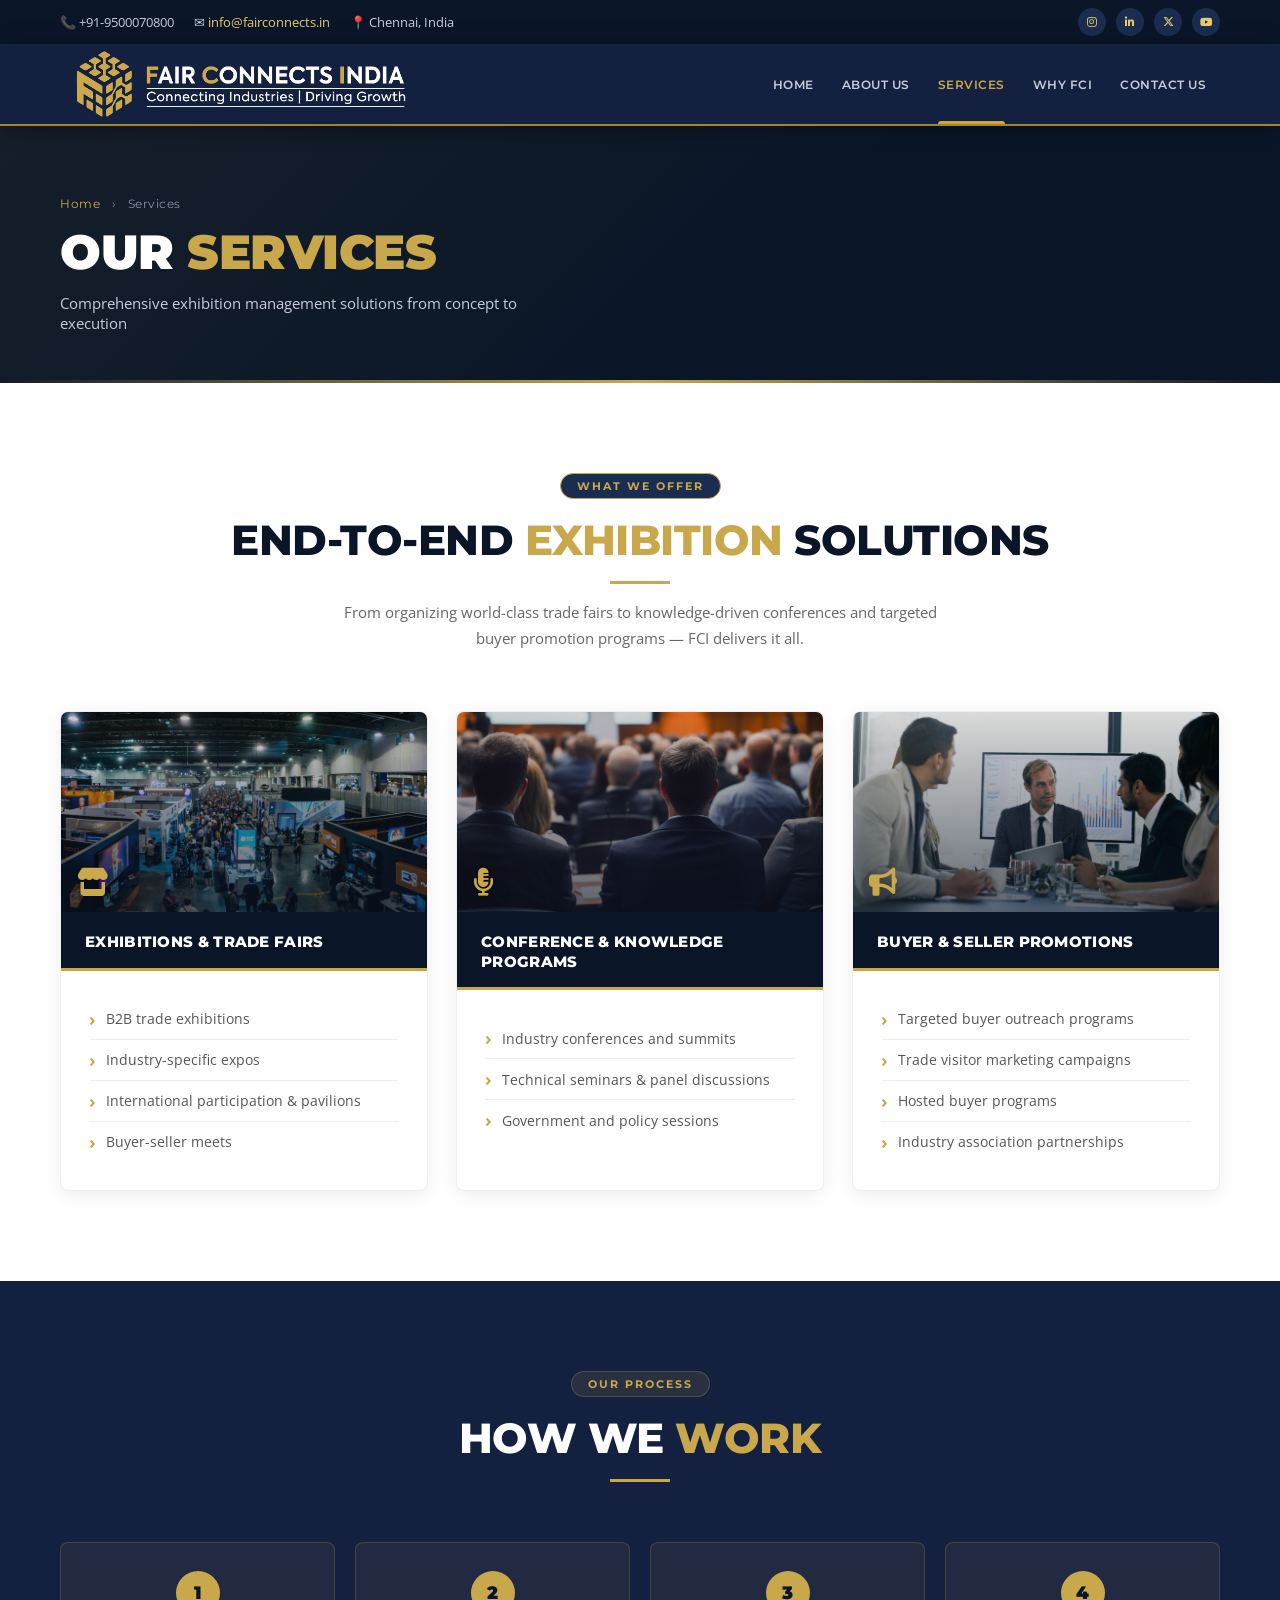
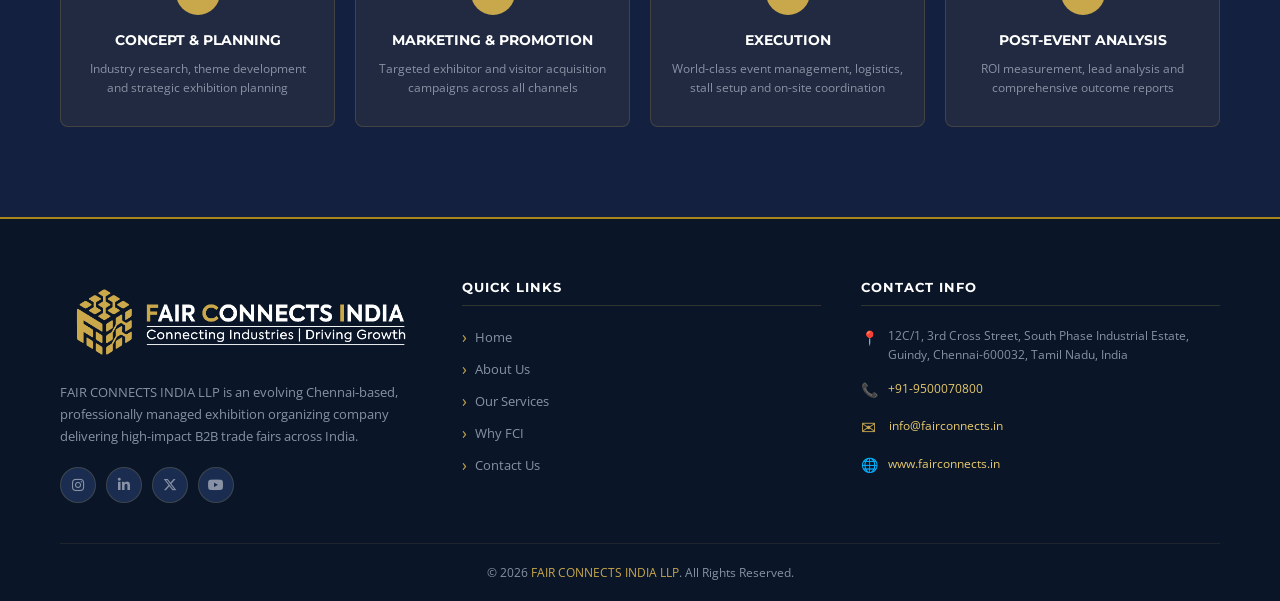
<file: services.html>
<!DOCTYPE html>
<html lang="en" prefix="og: https://ogp.me/ns#">

<head>
    <meta charset="UTF-8">
    <meta name="viewport" content="width=device-width, initial-scale=1.0">

    <!-- ===== PRIMARY SEO ===== -->
    <title>Our Exhibition Services | B2B Trade Fairs | FCI</title>
    <meta name="description"
        content="Explore FCI's comprehensive exhibition services including trade fair management, B2B event organization, conferences, industry expos, and corporate networking.">
    <meta name="keywords"
        content="exhibition organizers in Chennai, trade fair organizers in India, B2B exhibition company India, exhibition management services Chennai, food industry expo India, construction exhibition India, power and energy expo India, automotive exhibition India, healthcare expo India, trade show organizers India, industry exhibitions Chennai, business expos India, B2B trade fair Chennai, exhibition company Tamil Nadu, trade exhibition management India, food expo Chennai, healthcare exhibition Chennai, automotive expo India, solar energy exhibition India, construction expo India, B2B networking events India, industry summit India, fair connects India, FCI exhibitions">
    <meta name="author" content="Fair Connects India LLP">
    <meta name="robots" content="index, follow, max-snippet:-1, max-image-preview:large, max-video-preview:-1">
    <meta name="revisit-after" content="7 days">
    <meta name="language" content="English">
    <meta name="geo.region" content="IN-TN">
    <meta name="geo.placename" content="Chennai, Tamil Nadu, India">
    <meta name="geo.position" content="13.016499779972847;80.20020965791535">
    <meta name="ICBM" content="13.016499779972847, 80.20020965791535">

    <!-- ===== CANONICAL ===== -->
    <link rel="canonical" href="https://www.fairconnects.in/services">

    <!-- ===== OPEN GRAPH (Facebook / LinkedIn) ===== -->
    <meta property="og:type" content="website">
    <meta property="og:site_name" content="Fair Connects India (FCI)">
    <meta property="og:title" content="Our Exhibition Services | B2B Trade Fairs | FCI">
    <meta property="og:description"
        content="Explore FCI's comprehensive exhibition services including trade fair management, B2B event organization, conferences, industry expos, and corporate networking.">
    <meta property="og:url" content="https://www.fairconnects.in/services">
    <meta property="og:image" content="https://www.fairconnects.in/assets/logo.jpg">
    <meta property="og:image:width" content="1200">
    <meta property="og:image:height" content="630">
    <meta property="og:image:alt" content="Fair Connects India - B2B Exhibition Organizers Chennai">
    <meta property="og:locale" content="en_IN">

    <!-- ===== TWITTER / X CARD ===== -->
    <meta name="twitter:card" content="summary_large_image">
    <meta name="twitter:site" content="@fairconnectsin">
    <meta name="twitter:creator" content="@fairconnectsin">
    <meta name="twitter:title" content="Our Exhibition Services | B2B Trade Fairs | FCI">
    <meta name="twitter:description"
        content="Explore FCI's comprehensive exhibition services including trade fair management, B2B event organization, conferences, industry expos, and corporate networking.">
    <meta name="twitter:image" content="https://www.fairconnects.in/assets/logo.jpg">
    <meta name="twitter:image:alt" content="Fair Connects India - B2B Exhibition Organizers">

    <!-- ===== STRUCTURED DATA — Organization ===== -->
    <script type="application/ld+json">
{
  "@context": "https://schema.org",
  "@type": "Organization",
  "name": "Fair Connects India LLP",
  "alternateName": "FCI",
  "url": "https://www.fairconnects.in",
  "logo": "https://www.fairconnects.in/assets/logo.jpg",
  "description": "Fair Connects India (FCI) is a professionally managed B2B exhibition organizing company based in Chennai, delivering high-impact trade fairs and conferences across India.",
  "foundingLocation": {
    "@type": "Place",
    "name": "Chennai, Tamil Nadu, India"
  },
  "address": {
    "@type": "PostalAddress",
    "streetAddress": " 12C/1, 3rd Cross Street, South Phase Industrial Estate, Guindy",
    "addressLocality": "Chennai",
    "addressRegion": "Tamil Nadu",
    "postalCode": "600032",
    "addressCountry": "IN"
  },
  "contactPoint": [
    {
      "@type": "ContactPoint",
      "telephone": "+91-9500070800",
      "contactType": "customer service",
      "areaServed": "IN",
      "availableLanguage": ["English", "Tamil"]
    }
  ],
  "email": "info@fairconnects.in",
  "sameAs": [
    "https://www.instagram.com/fairconnectsindia",
    "https://www.linkedin.com/company/fairconnectsindia",
    "https://twitter.com/fairconnectsin",
    "https://www.youtube.com/@fairconnectsindia"
  ],
  "areaServed": {
    "@type": "Country",
    "name": "India"
  },
  "serviceType": [
    "Exhibition Organization",
    "Trade Fair Management",
    "B2B Event Management",
    "Conference Organization",
    "Industry Expo Management"
  ],
  "knowsAbout": [
    "Exhibition organizers in Chennai",
    "Trade fair organizers in India",
    "B2B exhibition company India",
    "Food industry expo India",
    "Construction exhibition India",
    "Power and energy expo India",
    "Automotive exhibition India",
    "Healthcare expo India"
  ]
}
</script>

    <!-- ===== STRUCTURED DATA — Local Business ===== -->
    <script type="application/ld+json">
{
  "@context": "https://schema.org",
  "@type": "LocalBusiness",
  "name": "Fair Connects India LLP",
  "image": "https://www.fairconnects.in/assets/logo.jpg",
  "@id": "https://www.fairconnects.in",
  "url": "https://www.fairconnects.in",
  "telephone": "+91-9500070800",
  "priceRange": "$$",
  "address": {
    "@type": "PostalAddress",
    "streetAddress": " 12C/1, 3rd Cross Street, South Phase Industrial Estate, Guindy",
    "addressLocality": "Chennai",
    "addressRegion": "Tamil Nadu",
    "postalCode": "600032",
    "addressCountry": "IN"
  },
  "geo": {
    "@type": "GeoCoordinates",
    "latitude": 13.016499779972847, 
    "longitude": 80.20020965791535
  },
  "openingHoursSpecification": {
    "@type": "OpeningHoursSpecification",
    "dayOfWeek": ["Monday","Tuesday","Wednesday","Thursday","Friday"],
    "opens": "10:00",
    "closes": "18:00"
  },
  "sameAs": [
    "https://www.instagram.com/fairconnectsindia",
    "https://www.linkedin.com/company/fairconnectsindia"
  ]
}
</script>

    <!-- ===== STRUCTURED DATA — Breadcrumb ===== -->
    <script type="application/ld+json">
{
  "@context": "https://schema.org",
  "@type": "BreadcrumbList",
  "itemListElement": [
    { "@type": "ListItem", "position": 1, "name": "Home", "item": "https://www.fairconnects.in/" },
    { "@type": "ListItem", "position": 2, "name": "Services", "item": "https://www.fairconnects.in/services" }
  ]
}
</script>

    <!-- ===== STRUCTURED DATA — FAQ (boosts Google rich results) ===== -->
    <script type="application/ld+json">
{
  "@context": "https://schema.org",
  "@type": "FAQPage",
  "mainEntity": [
    {
      "@type": "Question",
      "name": "Who are the top exhibition organizers in Chennai?",
      "acceptedAnswer": {
        "@type": "Answer",
        "text": "Fair Connects India (FCI) is one of the leading exhibition organizers in Chennai, specializing in B2B trade fairs and industry-specific expos across food, energy, automotive, healthcare and construction sectors."
      }
    },
    {
      "@type": "Question",
      "name": "What types of trade fairs does FCI organize in India?",
      "acceptedAnswer": {
        "@type": "Answer",
        "text": "FCI organizes B2B trade exhibitions, industry-specific expos, international pavilions, buyer-seller meets, conferences, technical seminars and government policy sessions across India."
      }
    },
    {
      "@type": "Question",
      "name": "Which sectors does Fair Connects India cover for exhibitions?",
      "acceptedAnswer": {
        "@type": "Answer",
        "text": "FCI covers five major sectors: Food & Beverage, Power & Energy (Solar, LED, Electrical), Automotive & EV, Healthcare & Pharma, and Construction & Infrastructure."
      }
    },
    {
      "@type": "Question",
      "name": "How can I exhibit at an FCI trade fair?",
      "acceptedAnswer": {
        "@type": "Answer",
        "text": "You can contact Fair Connects India LLP at info@fairconnects.in or call +91-9500070800 to enquire about exhibitor registration, stall booking and sponsorship opportunities."
      }
    },
    {
      "@type": "Question",
      "name": "Where is Fair Connects India located?",
      "acceptedAnswer": {
        "@type": "Answer",
        "text": "Fair Connects India LLP is located at  12C/1, 3rd Cross Street, South Phase Industrial Estate, Guindy, Chennai - 600032, Tamil Nadu, India."
      }
    }
  ]
}
</script>

    <link rel="preconnect" href="https://fonts.googleapis.com">
    <link rel="preconnect" href="https://fonts.gstatic.com" crossorigin>
    <link
        href="https://fonts.googleapis.com/css2?family=Montserrat:wght@300;400;500;600;700;800;900&family=Playfair+Display:wght@400;600;700&family=Open+Sans:wght@300;400;600&display=swap"
        rel="stylesheet">
    <link rel="stylesheet" href="https://cdnjs.cloudflare.com/ajax/libs/font-awesome/6.5.0/css/all.min.css">
    <link rel="stylesheet" href="css/style.css">
    <!-- Favicon -->
    <link rel="icon" type="image/png" href="assets/fair_connects_icon.png">
</head>

<body>

    <!-- TOPBAR -->
    <div class="topbar">
        <div class="container">
            <div class="topbar-contact">
                <span>📞 +91-9500070800 </span>
                <!-- <span>✉ <a href="/cdn-cgi/l/email-protection#adc4c3cbc2edcbccc4dfcec2c3c3c8ced9dec4c3c9c4cc83c4c3"><span class="__cf_email__" data-cfemail="4920272f26092f28203b2a2627272c2a3d3a20272d2028672027">[email&#160;protected]</span></a></span> -->
                <span>✉ <a href="mailto:info@fairconnects.in">info@fairconnects.in</a></span>
                <span>📍 Chennai, India</span>
            </div>
            <div class="topbar-social">
                <a href="#" title="Instagram"><i class="fab fa-instagram"></i></a>
                <a href="#" title="LinkedIn"><i class="fab fa-linkedin-in"></i></a>
                <a href="#" title="X / Twitter"><i class="fab fa-x-twitter"></i></a>
                <a href="#" title="YouTube"><i class="fab fa-youtube"></i></a>
            </div>
        </div>
    </div>

    <!-- NAVBAR -->
    <nav class="navbar" aria-label="Main Navigation - Fair Connects India Exhibition Organizers Chennai">
        <div class="container">
            <a href="#" class="logo" onclick="showPage('index')"
                aria-label="Fair Connects India - Exhibition Organizers Chennai - Home">
                <img src="assets/logo.png" alt="Fair Connects India - Exhibition Organizers Chennai" class="logo-img"
                    height="48" width="auto" loading="eager">
            </a>
            <ul class="nav-menu" id="navMenu">
                <li><a href="#" onclick="showPage('index')" class="active" id="nav-home">Home</a></li>
                <li><a href="#" onclick="showPage('about')" id="nav-about">About Us</a></li>
                <li><a href="#" onclick="showPage('services')" id="nav-services">Services</a></li>
                <!-- <li><a href="#" onclick="showPage('sectors')" id="nav-sectors">Sectors</a></li> -->
                <li><a href="#" onclick="showPage('whyfci')" id="nav-whyfci">Why FCI</a></li>
                <!-- <li><a href="#" onclick="showPage('exhibitions')" id="nav-exhibitions">Exhibitions</a></li> -->
                <!-- <li><a href="#" onclick="showPage('gallery')" id="nav-gallery">Gallery</a></li> -->
                <li><a href="#" onclick="showPage('contact')" id="nav-contact">Contact Us</a></li>
            </ul>
            <div class="hamburger" id="hamburger" onclick="toggleMenu()">
                <span></span><span></span><span></span>
            </div>
        </div>
    </nav>

    <!-- ==================== HOME PAGE ==================== -->
    <main id="main-content" role="main">

        <!-- ==================== SERVICES PAGE ==================== -->
        <div class="page" id="page-services">
            <div class="page-banner">
                <div class="container">
                    <div class="breadcrumb"><a href="#" onclick="showPage('index')">Home</a> <span>›</span> Services
                    </div>
                    <h1>Our <span>Services</span></h1>
                    <p>Comprehensive exhibition management solutions from concept to execution</p>
                </div>
            </div>

            <section class="section section-white">
                <div class="container">
                    <div class="section-header">
                        <div class="section-tag-dark">What We Offer</div>
                        <h2 class="section-title">End-to-End <span>Exhibition</span> Solutions</h2>
                        <div class="section-line"></div>
                        <p class="section-subtitle">From organizing world-class trade fairs to knowledge-driven
                            conferences and targeted buyer promotion programs — FCI delivers it all.</p>
                    </div>
                    <div class="services-grid" id="services-page-grid">
                        <!-- Fetched services go here -->
                    </div>
                </div>
            </section>

            <section class="section section-mid">
                <div class="container">
                    <div class="section-header">
                        <div class="section-tag">Our Process</div>
                        <h2 class="section-title">How We <span>Work</span></h2>
                        <div class="section-line"></div>
                    </div>
                    <div
                        style="display:grid; grid-template-columns:repeat(auto-fit,minmax(200px,1fr)); gap:20px; position:relative;">
                        <div
                            style="background:rgba(201,168,76,0.08); border:1px solid rgba(201,168,76,0.2); border-radius:8px; padding:28px 20px; text-align:center; position:relative;">
                            <div
                                style="width:44px;height:44px;background:var(--gold);border-radius:50%;display:flex;align-items:center;justify-content:center;font-family:'Montserrat',sans-serif;font-weight:900;font-size:18px;color:var(--navy);margin:0 auto 16px;">
                                1</div>
                            <h4
                                style="font-family:'Montserrat',sans-serif;font-size:14px;font-weight:700;color:var(--white);margin-bottom:10px;text-transform:uppercase;">
                                Concept & Planning</h4>
                            <p style="font-size:12px;color:var(--text-muted);line-height:1.6;">Industry research, theme
                                development and strategic exhibition planning</p>
                        </div>
                        <div
                            style="background:rgba(201,168,76,0.08); border:1px solid rgba(201,168,76,0.2); border-radius:8px; padding:28px 20px; text-align:center;">
                            <div
                                style="width:44px;height:44px;background:var(--gold);border-radius:50%;display:flex;align-items:center;justify-content:center;font-family:'Montserrat',sans-serif;font-weight:900;font-size:18px;color:var(--navy);margin:0 auto 16px;">
                                2</div>
                            <h4
                                style="font-family:'Montserrat',sans-serif;font-size:14px;font-weight:700;color:var(--white);margin-bottom:10px;text-transform:uppercase;">
                                Marketing & Promotion</h4>
                            <p style="font-size:12px;color:var(--text-muted);line-height:1.6;">Targeted exhibitor and
                                visitor acquisition campaigns across all channels</p>
                        </div>
                        <div
                            style="background:rgba(201,168,76,0.08); border:1px solid rgba(201,168,76,0.2); border-radius:8px; padding:28px 20px; text-align:center;">
                            <div
                                style="width:44px;height:44px;background:var(--gold);border-radius:50%;display:flex;align-items:center;justify-content:center;font-family:'Montserrat',sans-serif;font-weight:900;font-size:18px;color:var(--navy);margin:0 auto 16px;">
                                3</div>
                            <h4
                                style="font-family:'Montserrat',sans-serif;font-size:14px;font-weight:700;color:var(--white);margin-bottom:10px;text-transform:uppercase;">
                                Execution</h4>
                            <p style="font-size:12px;color:var(--text-muted);line-height:1.6;">World-class event
                                management, logistics, stall setup and on-site coordination</p>
                        </div>
                        <div
                            style="background:rgba(201,168,76,0.08); border:1px solid rgba(201,168,76,0.2); border-radius:8px; padding:28px 20px; text-align:center;">
                            <div
                                style="width:44px;height:44px;background:var(--gold);border-radius:50%;display:flex;align-items:center;justify-content:center;font-family:'Montserrat',sans-serif;font-weight:900;font-size:18px;color:var(--navy);margin:0 auto 16px;">
                                4</div>
                            <h4
                                style="font-family:'Montserrat',sans-serif;font-size:14px;font-weight:700;color:var(--white);margin-bottom:10px;text-transform:uppercase;">
                                Post-Event Analysis</h4>
                            <p style="font-size:12px;color:var(--text-muted);line-height:1.6;">ROI measurement, lead
                                analysis and comprehensive outcome reports</p>
                        </div>
                    </div>
                </div>
            </section>
        </div>


        <!-- SCROLL TO TOP -->
        <button id="scrollTopBtn" onclick="window.scrollTo({top:0,behavior:'smooth'})" title="Back to top"
            aria-label="Scroll back to top">
            <i class="fas fa-chevron-up"></i>
        </button>
    </main>

    <!-- ==================== FOOTER ==================== -->
    <footer role="contentinfo" aria-label="Fair Connects India - Footer">
        <div class="footer-main">
            <div class="container">
                <div class="footer-grid">
                    <div class="footer-brand">
                        <a href="#" class="logo" onclick="showPage('index')" style="margin-bottom:16px; display:flex;">
                            <img src="assets/logo.png" alt="Fair Connects India Logo" class="logo-img" height="44"
                                width="auto" loading="lazy">
                        </a>
                        <p>FAIR CONNECTS INDIA LLP is an evolving Chennai-based, professionally managed exhibition
                            organizing company delivering high-impact B2B trade fairs across India.</p>
                        <div class="footer-socials">
                            <a href="#" title="Instagram"><i class="fab fa-instagram"></i></a>
                            <a href="#" title="LinkedIn"><i class="fab fa-linkedin-in"></i></a>
                            <a href="#" title="X / Twitter"><i class="fab fa-x-twitter"></i></a>
                            <a href="#" title="YouTube"><i class="fab fa-youtube"></i></a>
                        </div>
                    </div>

                    <div class="footer-col">
                        <h4>Quick Links</h4>
                        <ul class="footer-links">
                            <li><a href="#" onclick="showPage('index')">Home</a></li>
                            <li><a href="#" onclick="showPage('about')">About Us</a></li>
                            <li><a href="#" onclick="showPage('services')">Our Services</a></li>
                            <!-- <li><a href="#" onclick="showPage('sectors')">Sectors We Serve</a></li> -->
                            <li><a href="#" onclick="showPage('whyfci')">Why FCI</a></li>
                            <!-- <li><a href="#" onclick="showPage('exhibitions')">Exhibitions</a></li> -->
                            <!-- <li><a href="#" onclick="showPage('gallery')">Gallery</a></li> -->
                            <li><a href="#" onclick="showPage('contact')">Contact Us</a></li>
                        </ul>
                    </div>

                    <!-- <div class="footer-col">
                        <h4>Sectors</h4>
                        <ul class="footer-links">
                            <li><a href="#" onclick="showPage('sectors')">Food & Beverage</a></li>
                            <li><a href="#" onclick="showPage('sectors')">Power & Energy</a></li>
                            <li><a href="#" onclick="showPage('sectors')">Automotive</a></li>
                            <li><a href="#" onclick="showPage('sectors')">Healthcare</a></li>
                            <li><a href="#" onclick="showPage('sectors')">Construction</a></li>
                        </ul>
                    </div> -->

                    <div class="footer-col">
                        <h4>Contact Info</h4>
                        <div class="footer-contact-item">
                            <span class="fc-icon">📍</span>
                            <p> 12C/1, 3rd Cross Street, South Phase Industrial Estate, Guindy, Chennai-600032,
                                Tamil Nadu, India</p>
                        </div>
                        <div class="footer-contact-item aln">
                            <span class="fc-icon">📞</span>
                            <p><a href="tel:+919500070800">+91-9500070800</a></p>
                        </div>
                        <div class="footer-contact-item aln">
                            <span class="fc-icon mailicon">✉</span>
                            <!-- <p><a href="/cdn-cgi/l/email-protection#6b02050d042b0d0a0219080405050e081f1802050f020a450205"><span class="__cf_email__" data-cfemail="c8a1a6aea788aea9a1baaba7a6a6adabbcbba1a6aca1a9e6a1a6">[email&#160;protected]</span></a></p> -->
                            <p><a href="mailto:info@fairconnects.in">info@fairconnects.in</a></p>
                        </div>
                        <div class="footer-contact-item aln">
                            <span class="fc-icon">🌐</span>
                            <p><a href="http://www.fairconnects.in" target="_blank">www.fairconnects.in</a></p>
                        </div>
                    </div>
                </div>
            </div>
        </div>

        <div class="container">
            <div class="footer-bottom">
                <p>© 2026 <a href="https://www.fairconnects.in">FAIR CONNECTS INDIA LLP</a>. All Rights Reserved.</p>
                <!-- <p>Designed with ❤ for India's Exhibition Industry</p> -->
            </div>
            <!-- SEO keyword anchor text for crawlers -->
            <p style="font-size:0;line-height:0;height:0;overflow:hidden;position:absolute;" aria-hidden="true">
                Exhibition organizers in Chennai | Trade fair organizers in India | B2B exhibition company India |
                Exhibition management services Chennai | Food industry expo India | Construction exhibition India |
                Power and energy expo India | Automotive exhibition India | Healthcare expo India |
                Trade show organizers India | Industry exhibitions Chennai | Business expos India |
                Fair Connects India LLP | FCI Exhibitions | B2B Trade Fair Chennai | Tamil Nadu Exhibition Organizer
            </p>
        </div>
    </footer>

    <script src="js/main.js"></script>
</body>

</html>
</file>
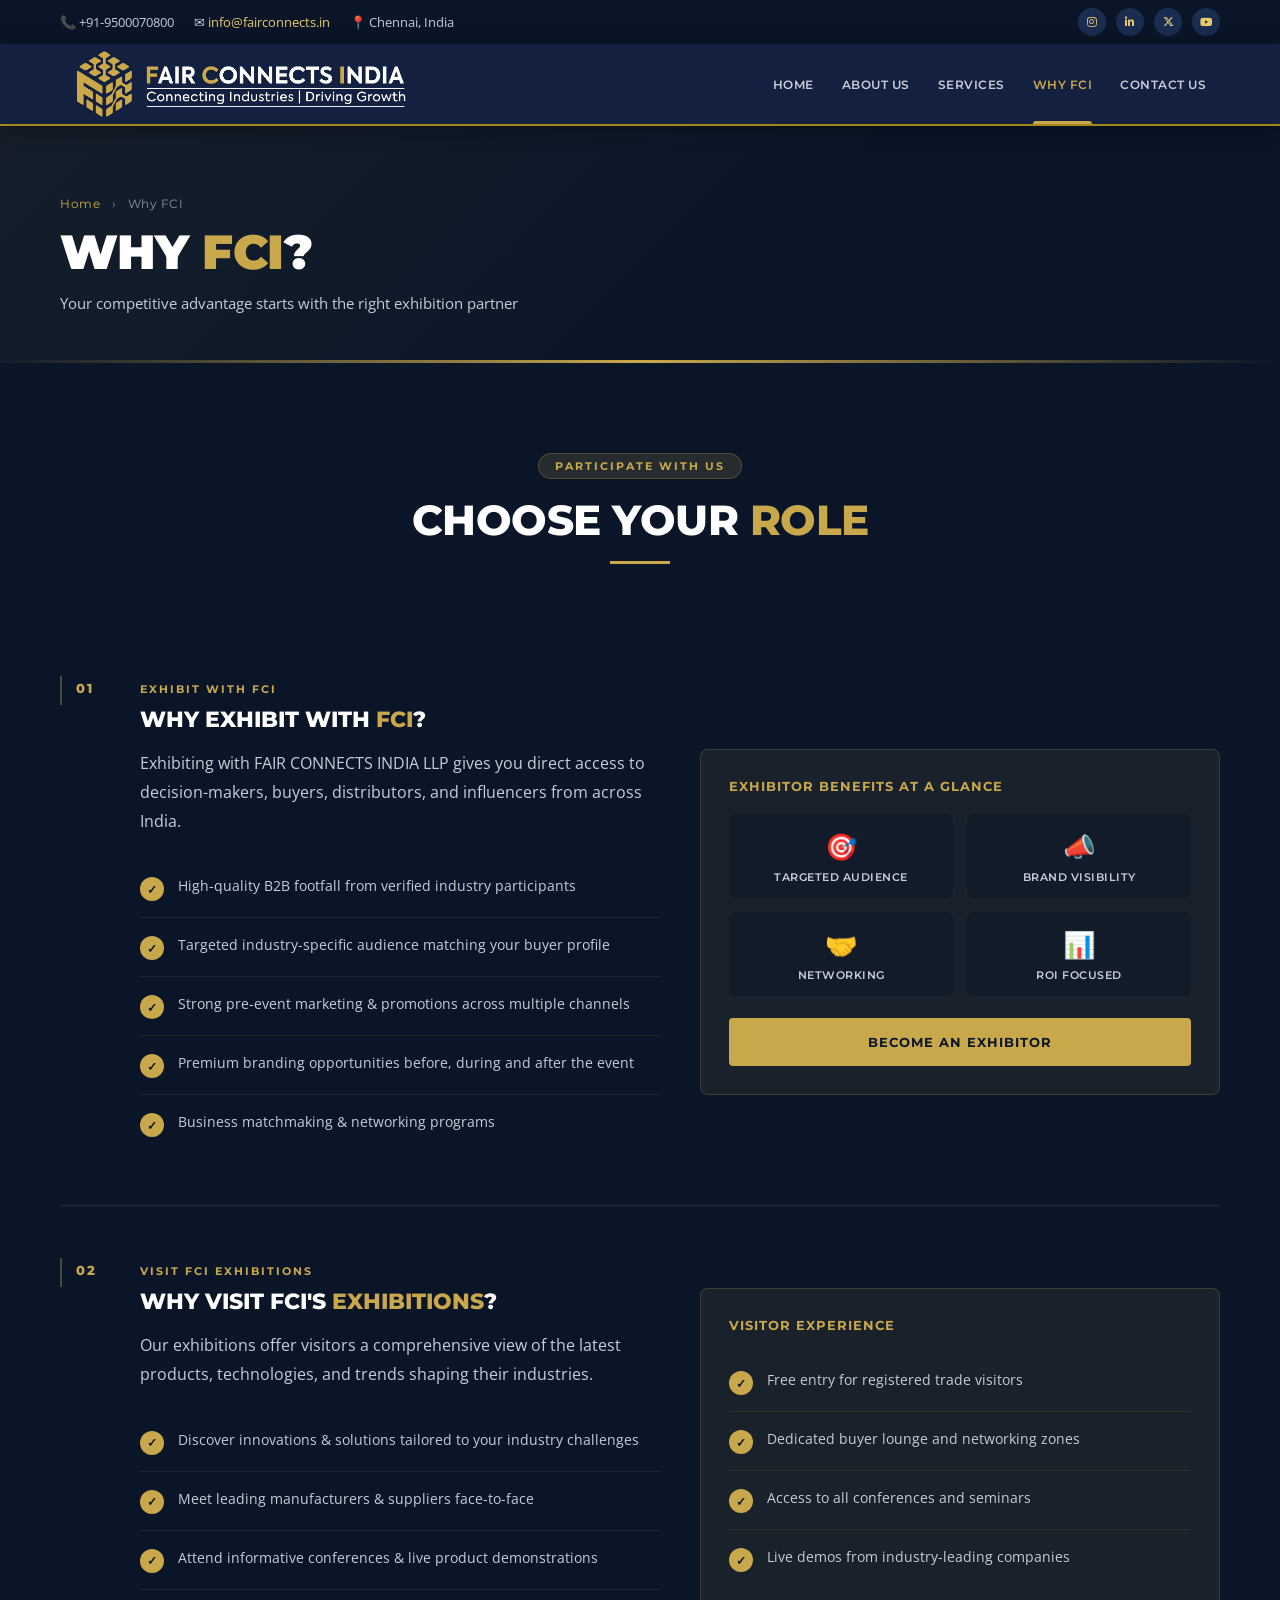
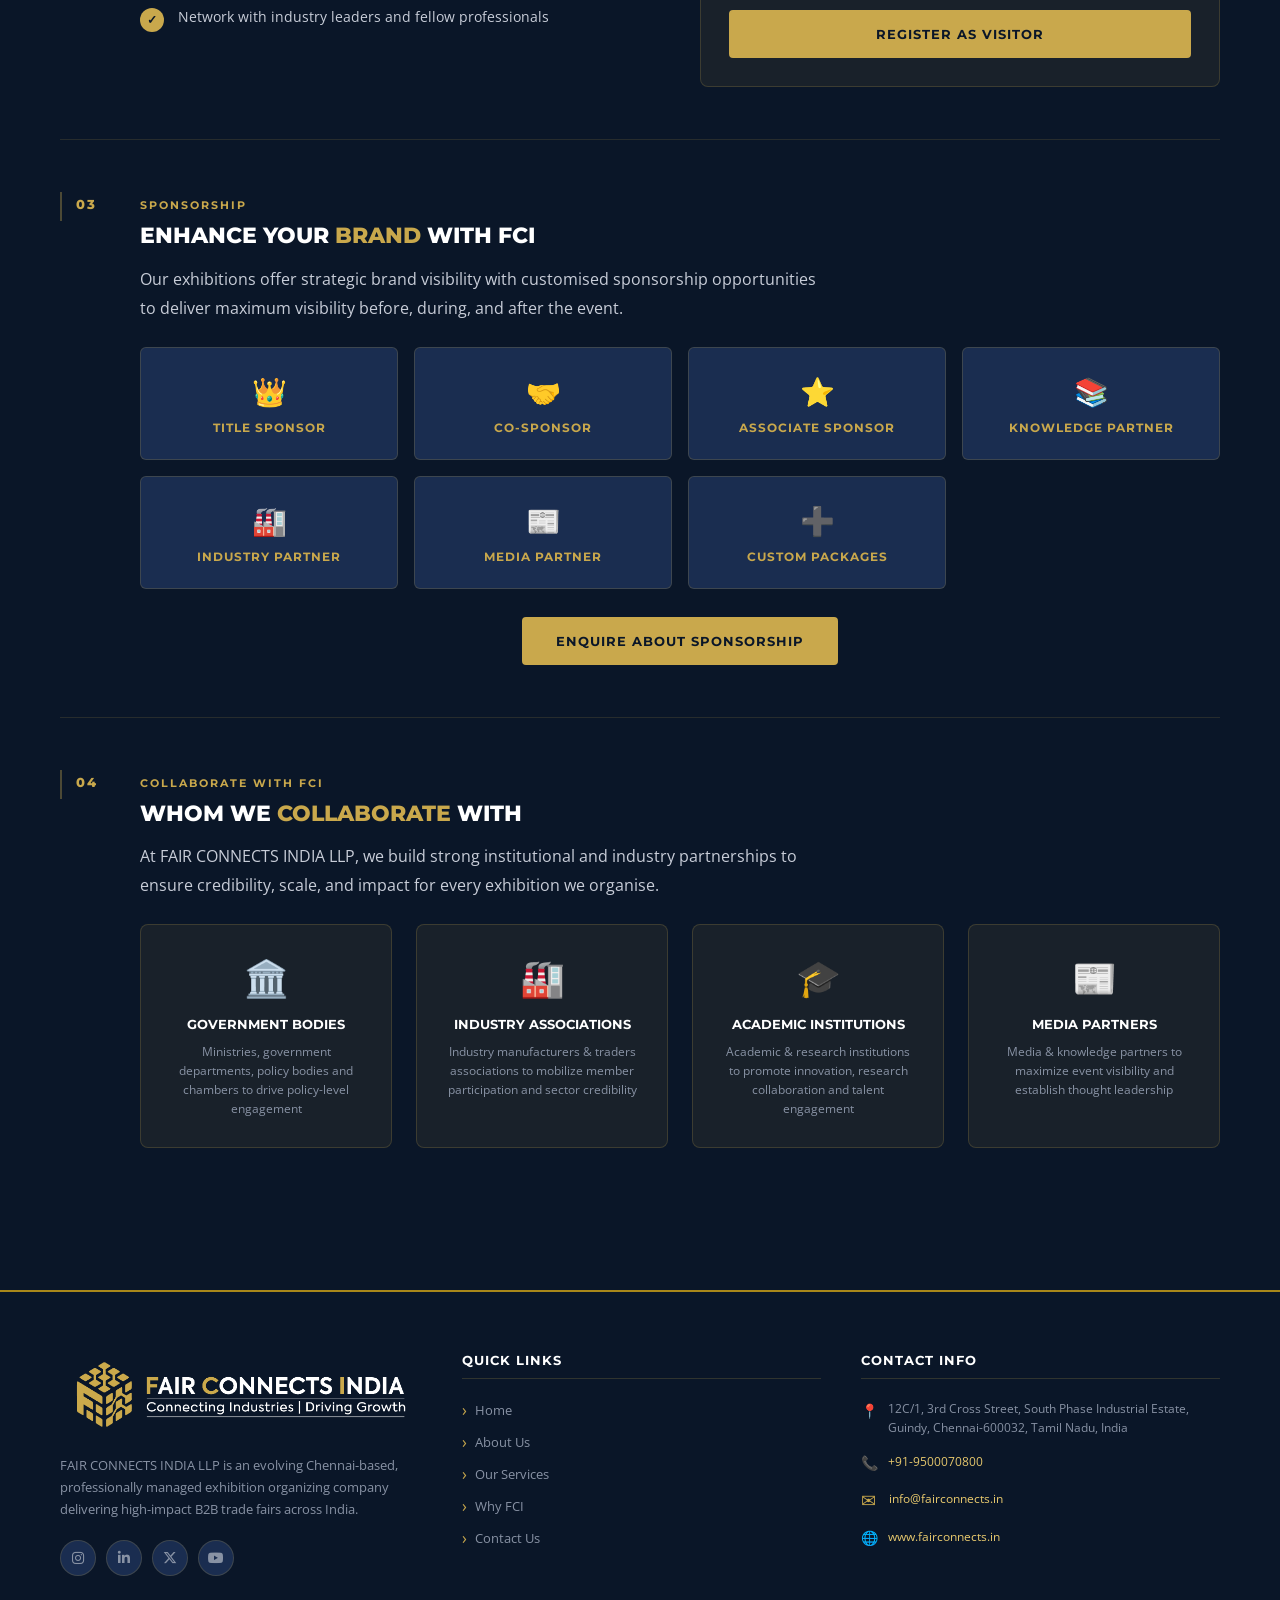
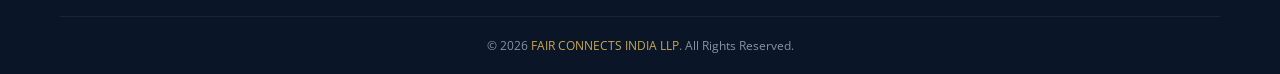
<file: whyfci.html>
<!DOCTYPE html>
<html lang="en" prefix="og: https://ogp.me/ns#">

<head>
    <meta charset="UTF-8">
    <meta name="viewport" content="width=device-width, initial-scale=1.0">

    <!-- ===== PRIMARY SEO ===== -->
    <title>Why Choose FCI? | Exhibit, Visit & Sponsor | Fair Connects India</title>
    <meta name="description"
        content="Discover why Fair Connects India is the ideal partner for your business. Exhibit, visit, or sponsor our high-visibility trade fairs and industry conferences.">
    <meta name="keywords"
        content="exhibition organizers in Chennai, trade fair organizers in India, B2B exhibition company India, exhibition management services Chennai, food industry expo India, construction exhibition India, power and energy expo India, automotive exhibition India, healthcare expo India, trade show organizers India, industry exhibitions Chennai, business expos India, B2B trade fair Chennai, exhibition company Tamil Nadu, trade exhibition management India, food expo Chennai, healthcare exhibition Chennai, automotive expo India, solar energy exhibition India, construction expo India, B2B networking events India, industry summit India, fair connects India, FCI exhibitions">
    <meta name="author" content="Fair Connects India LLP">
    <meta name="robots" content="index, follow, max-snippet:-1, max-image-preview:large, max-video-preview:-1">
    <meta name="revisit-after" content="7 days">
    <meta name="language" content="English">
    <meta name="geo.region" content="IN-TN">
    <meta name="geo.placename" content="Chennai, Tamil Nadu, India">
    <meta name="geo.position" content="13.016499779972847;80.20020965791535">
    <meta name="ICBM" content="13.016499779972847, 80.20020965791535">

    <!-- ===== CANONICAL ===== -->
    <link rel="canonical" href="https://www.fairconnects.in/whyfci">

    <!-- ===== OPEN GRAPH (Facebook / LinkedIn) ===== -->
    <meta property="og:type" content="website">
    <meta property="og:site_name" content="Fair Connects India (FCI)">
    <meta property="og:title" content="Why Choose FCI? | Exhibit, Visit & Sponsor | Fair Connects India">
    <meta property="og:description"
        content="Discover why Fair Connects India is the ideal partner for your business. Exhibit, visit, or sponsor our high-visibility trade fairs and industry conferences.">
    <meta property="og:url" content="https://www.fairconnects.in/whyfci">
    <meta property="og:image" content="https://www.fairconnects.in/assets/logo.jpg">
    <meta property="og:image:width" content="1200">
    <meta property="og:image:height" content="630">
    <meta property="og:image:alt" content="Fair Connects India - B2B Exhibition Organizers Chennai">
    <meta property="og:locale" content="en_IN">

    <!-- ===== TWITTER / X CARD ===== -->
    <meta name="twitter:card" content="summary_large_image">
    <meta name="twitter:site" content="@fairconnectsin">
    <meta name="twitter:creator" content="@fairconnectsin">
    <meta name="twitter:title" content="Why Choose FCI? | Exhibit, Visit & Sponsor | Fair Connects India">
    <meta name="twitter:description"
        content="Discover why Fair Connects India is the ideal partner for your business. Exhibit, visit, or sponsor our high-visibility trade fairs and industry conferences.">
    <meta name="twitter:image" content="https://www.fairconnects.in/assets/logo.jpg">
    <meta name="twitter:image:alt" content="Fair Connects India - B2B Exhibition Organizers">

    <!-- ===== STRUCTURED DATA — Organization ===== -->
    <script type="application/ld+json">
{
  "@context": "https://schema.org",
  "@type": "Organization",
  "name": "Fair Connects India LLP",
  "alternateName": "FCI",
  "url": "https://www.fairconnects.in",
  "logo": "https://www.fairconnects.in/assets/logo.jpg",
  "description": "Fair Connects India (FCI) is a professionally managed B2B exhibition organizing company based in Chennai, delivering high-impact trade fairs and conferences across India.",
  "foundingLocation": {
    "@type": "Place",
    "name": "Chennai, Tamil Nadu, India"
  },
  "address": {
    "@type": "PostalAddress",
    "streetAddress": " 12C/1, 3rd Cross Street, South Phase Industrial Estate, Guindy",
    "addressLocality": "Chennai",
    "addressRegion": "Tamil Nadu",
    "postalCode": "600032",
    "addressCountry": "IN"
  },
  "contactPoint": [
    {
      "@type": "ContactPoint",
      "telephone": "+91-9500070800",
      "contactType": "customer service",
      "areaServed": "IN",
      "availableLanguage": ["English", "Tamil"]
    }
  ],
  "email": "info@fairconnects.in",
  "sameAs": [
    "https://www.instagram.com/fairconnectsindia",
    "https://www.linkedin.com/company/fairconnectsindia",
    "https://twitter.com/fairconnectsin",
    "https://www.youtube.com/@fairconnectsindia"
  ],
  "areaServed": {
    "@type": "Country",
    "name": "India"
  },
  "serviceType": [
    "Exhibition Organization",
    "Trade Fair Management",
    "B2B Event Management",
    "Conference Organization",
    "Industry Expo Management"
  ],
  "knowsAbout": [
    "Exhibition organizers in Chennai",
    "Trade fair organizers in India",
    "B2B exhibition company India",
    "Food industry expo India",
    "Construction exhibition India",
    "Power and energy expo India",
    "Automotive exhibition India",
    "Healthcare expo India"
  ]
}
</script>

    <!-- ===== STRUCTURED DATA — Local Business ===== -->
    <script type="application/ld+json">
{
  "@context": "https://schema.org",
  "@type": "LocalBusiness",
  "name": "Fair Connects India LLP",
  "image": "https://www.fairconnects.in/assets/logo.jpg",
  "@id": "https://www.fairconnects.in",
  "url": "https://www.fairconnects.in",
  "telephone": "+91-9500070800",
  "priceRange": "$$",
  "address": {
    "@type": "PostalAddress",
    "streetAddress": " 12C/1, 3rd Cross Street, South Phase Industrial Estate, Guindy",
    "addressLocality": "Chennai",
    "addressRegion": "Tamil Nadu",
    "postalCode": "600032",
    "addressCountry": "IN"
  },
  "geo": {
    "@type": "GeoCoordinates",
    "latitude": 13.016499779972847, 
    "longitude": 80.20020965791535
  },
  "openingHoursSpecification": {
    "@type": "OpeningHoursSpecification",
    "dayOfWeek": ["Monday","Tuesday","Wednesday","Thursday","Friday"],
    "opens": "10:00",
    "closes": "18:00"
  },
  "sameAs": [
    "https://www.instagram.com/fairconnectsindia",
    "https://www.linkedin.com/company/fairconnectsindia"
  ]
}
</script>

    <!-- ===== STRUCTURED DATA — Breadcrumb ===== -->
    <script type="application/ld+json">
{
  "@context": "https://schema.org",
  "@type": "BreadcrumbList",
  "itemListElement": [
    { "@type": "ListItem", "position": 1, "name": "Home", "item": "https://www.fairconnects.in/" },
    { "@type": "ListItem", "position": 2, "name": "Why FCI", "item": "https://www.fairconnects.in/why-fci" }
  ]
}
</script>

    <!-- ===== STRUCTURED DATA — FAQ (boosts Google rich results) ===== -->
    <script type="application/ld+json">
{
  "@context": "https://schema.org",
  "@type": "FAQPage",
  "mainEntity": [
    {
      "@type": "Question",
      "name": "Who are the top exhibition organizers in Chennai?",
      "acceptedAnswer": {
        "@type": "Answer",
        "text": "Fair Connects India (FCI) is one of the leading exhibition organizers in Chennai, specializing in B2B trade fairs and industry-specific expos across food, energy, automotive, healthcare and construction sectors."
      }
    },
    {
      "@type": "Question",
      "name": "What types of trade fairs does FCI organize in India?",
      "acceptedAnswer": {
        "@type": "Answer",
        "text": "FCI organizes B2B trade exhibitions, industry-specific expos, international pavilions, buyer-seller meets, conferences, technical seminars and government policy sessions across India."
      }
    },
    {
      "@type": "Question",
      "name": "Which sectors does Fair Connects India cover for exhibitions?",
      "acceptedAnswer": {
        "@type": "Answer",
        "text": "FCI covers five major sectors: Food & Beverage, Power & Energy (Solar, LED, Electrical), Automotive & EV, Healthcare & Pharma, and Construction & Infrastructure."
      }
    },
    {
      "@type": "Question",
      "name": "How can I exhibit at an FCI trade fair?",
      "acceptedAnswer": {
        "@type": "Answer",
        "text": "You can contact Fair Connects India LLP at info@fairconnects.in or call +91-9500070800 to enquire about exhibitor registration, stall booking and sponsorship opportunities."
      }
    },
    {
      "@type": "Question",
      "name": "Where is Fair Connects India located?",
      "acceptedAnswer": {
        "@type": "Answer",
        "text": "Fair Connects India LLP is located at  12C/1, 3rd Cross Street, South Phase Industrial Estate, Guindy, Chennai - 600032, Tamil Nadu, India."
      }
    }
  ]
}
</script>

    <link rel="preconnect" href="https://fonts.googleapis.com">
    <link rel="preconnect" href="https://fonts.gstatic.com" crossorigin>
    <link
        href="https://fonts.googleapis.com/css2?family=Montserrat:wght@300;400;500;600;700;800;900&family=Playfair+Display:wght@400;600;700&family=Open+Sans:wght@300;400;600&display=swap"
        rel="stylesheet">
    <link rel="stylesheet" href="https://cdnjs.cloudflare.com/ajax/libs/font-awesome/6.5.0/css/all.min.css">
    <link rel="stylesheet" href="css/style.css">
    <!-- Favicon -->
    <link rel="icon" type="image/png" href="assets/fair_connects_icon.png">
</head>

<body>

    <!-- TOPBAR -->
    <div class="topbar">
        <div class="container">
            <div class="topbar-contact">
                <span>📞 +91-9500070800 </span>
                <!-- <span>✉ <a href="/cdn-cgi/l/email-protection#adc4c3cbc2edcbccc4dfcec2c3c3c8ced9dec4c3c9c4cc83c4c3"><span class="__cf_email__" data-cfemail="4920272f26092f28203b2a2627272c2a3d3a20272d2028672027">[email&#160;protected]</span></a></span> -->
                <span>✉ <a href="mailto:info@fairconnects.in">info@fairconnects.in</a></span>
                <span>📍 Chennai, India</span>
            </div>
            <div class="topbar-social">
                <a href="#" title="Instagram"><i class="fab fa-instagram"></i></a>
                <a href="#" title="LinkedIn"><i class="fab fa-linkedin-in"></i></a>
                <a href="#" title="X / Twitter"><i class="fab fa-x-twitter"></i></a>
                <a href="#" title="YouTube"><i class="fab fa-youtube"></i></a>
            </div>
        </div>
    </div>

    <!-- NAVBAR -->
    <nav class="navbar" aria-label="Main Navigation - Fair Connects India Exhibition Organizers Chennai">
        <div class="container">
            <a href="#" class="logo" onclick="showPage('index')"
                aria-label="Fair Connects India - Exhibition Organizers Chennai - Home">
                <img src="assets/logo.png" alt="Fair Connects India - Exhibition Organizers Chennai" class="logo-img"
                    height="48" width="auto" loading="eager">
            </a>
            <ul class="nav-menu" id="navMenu">
                <li><a href="#" onclick="showPage('index')" class="active" id="nav-home">Home</a></li>
                <li><a href="#" onclick="showPage('about')" id="nav-about">About Us</a></li>
                <li><a href="#" onclick="showPage('services')" id="nav-services">Services</a></li>
                <!-- <li><a href="#" onclick="showPage('sectors')" id="nav-sectors">Sectors</a></li> -->
                <li><a href="#" onclick="showPage('whyfci')" id="nav-whyfci">Why FCI</a></li>
                <!-- <li><a href="#" onclick="showPage('exhibitions')" id="nav-exhibitions">Exhibitions</a></li> -->
                <!-- <li><a href="#" onclick="showPage('gallery')" id="nav-gallery">Gallery</a></li> -->
                <li><a href="#" onclick="showPage('contact')" id="nav-contact">Contact Us</a></li>
            </ul>
            <div class="hamburger" id="hamburger" onclick="toggleMenu()">
                <span></span><span></span><span></span>
            </div>
        </div>
    </nav>

    <!-- ==================== HOME PAGE ==================== -->
    <main id="main-content" role="main">

        <!-- ==================== WHY FCI PAGE ==================== -->
        <div class="page" id="page-whyfci">
            <div class="page-banner">
                <div class="container">
                    <div class="breadcrumb"><a href="#" onclick="showPage('index')">Home</a> <span>›</span> Why FCI
                    </div>
                    <h1>Why <span>FCI</span>?</h1>
                    <p>Your competitive advantage starts with the right exhibition partner</p>
                </div>
            </div>

            <section class="section section-dark">
                <div class="container">
                    <div class="section-header">
                        <div class="section-tag">Participate With Us</div>
                        <h2 class="section-title">Choose Your <span>Role</span></h2>
                        <div class="section-line"></div>
                    </div>

                    <div class="role-sections">

                        <!-- 01 · EXHIBITOR -->
                        <div class="role-section">
                            <div class="role-section-inner">
                                <div class="role-number">01</div>
                                <div class="role-content">
                                    <span class="role-label">Exhibit with FCI</span>
                                    <h3 class="role-title">Why Exhibit with <span>FCI</span>?</h3>
                                    <div class="grid-split">
                                        <div>
                                            <p class="role-desc">Exhibiting with FAIR CONNECTS INDIA LLP gives you
                                                direct
                                                access
                                                to decision-makers, buyers, distributors, and influencers from across
                                                India.</p>
                                            <ul class="benefit-list">
                                                <li>High-quality B2B footfall from verified industry participants</li>
                                                <li>Targeted industry-specific audience matching your buyer profile</li>
                                                <li>Strong pre-event marketing &amp; promotions across multiple channels
                                                </li>
                                                <li>Premium branding opportunities before, during and after the event
                                                </li>
                                                <li>Business matchmaking &amp; networking programs</li>
                                            </ul>
                                        </div>
                                        <div
                                            style="background:rgba(201,168,76,0.08); border:1px solid rgba(201,168,76,0.2); border-radius:8px; padding:28px;">
                                            <h4
                                                style="font-family:'Montserrat',sans-serif;font-size:13px;font-weight:700;color:var(--gold);text-transform:uppercase;letter-spacing:1px;margin-bottom:20px;">
                                                Exhibitor Benefits at a Glance</h4>
                                            <div style="display:grid; grid-template-columns:1fr 1fr; gap:14px;">
                                                <div
                                                    style="text-align:center; padding:14px; background:rgba(10,22,40,0.5); border-radius:6px;">
                                                    <span
                                                        style="font-size:26px; display:block; margin-bottom:6px;">🎯</span>
                                                    <p
                                                        style="font-size:11px; color:var(--text-light); font-family:'Montserrat',sans-serif; font-weight:600; text-transform:uppercase; letter-spacing:0.5px;">
                                                        Targeted Audience</p>
                                                </div>
                                                <div
                                                    style="text-align:center; padding:14px; background:rgba(10,22,40,0.5); border-radius:6px;">
                                                    <span
                                                        style="font-size:26px; display:block; margin-bottom:6px;">📣</span>
                                                    <p
                                                        style="font-size:11px; color:var(--text-light); font-family:'Montserrat',sans-serif; font-weight:600; text-transform:uppercase; letter-spacing:0.5px;">
                                                        Brand Visibility</p>
                                                </div>
                                                <div
                                                    style="text-align:center; padding:14px; background:rgba(10,22,40,0.5); border-radius:6px;">
                                                    <span
                                                        style="font-size:26px; display:block; margin-bottom:6px;">🤝</span>
                                                    <p
                                                        style="font-size:11px; color:var(--text-light); font-family:'Montserrat',sans-serif; font-weight:600; text-transform:uppercase; letter-spacing:0.5px;">
                                                        Networking</p>
                                                </div>
                                                <div
                                                    style="text-align:center; padding:14px; background:rgba(10,22,40,0.5); border-radius:6px;">
                                                    <span
                                                        style="font-size:26px; display:block; margin-bottom:6px;">📊</span>
                                                    <p
                                                        style="font-size:11px; color:var(--text-light); font-family:'Montserrat',sans-serif; font-weight:600; text-transform:uppercase; letter-spacing:0.5px;">
                                                        ROI Focused</p>
                                                </div>
                                            </div>
                                            <div style="margin-top:22px;">
                                                <a href="#" class="btn-primary" onclick="showPage('contact')"
                                                    style="width:100%; text-align:center; display:block;">Become an
                                                    Exhibitor</a>
                                            </div>
                                        </div>
                                    </div>
                                </div>
                            </div>
                        </div>

                        <!-- 02 · VISITOR -->
                        <div class="role-section">
                            <div class="role-section-inner">
                                <div class="role-number">02</div>
                                <div class="role-content">
                                    <span class="role-label">Visit FCI Exhibitions</span>

                                    <div class="grid-split">
                                        <div>
                                            <h3 class="role-title">Why Visit FCI's <span>Exhibitions</span>?</h3>
                                            <p class="role-desc">Our exhibitions offer visitors a comprehensive view of
                                                the
                                                latest products, technologies, and trends shaping their industries.</p>
                                            <ul class="benefit-list">
                                                <li>Discover innovations &amp; solutions tailored to your industry
                                                    challenges</li>
                                                <li>Meet leading manufacturers &amp; suppliers face-to-face</li>
                                                <li>Attend informative conferences &amp; live product demonstrations
                                                </li>
                                                <li>Network with industry leaders and fellow professionals</li>
                                            </ul>
                                        </div>
                                        <div
                                            style="background:rgba(201,168,76,0.08); border:1px solid rgba(201,168,76,0.2); border-radius:8px; padding:28px;">
                                            <h4
                                                style="font-family:'Montserrat',sans-serif;font-size:13px;font-weight:700;color:var(--gold);text-transform:uppercase;letter-spacing:1px;margin-bottom:20px;">
                                                Visitor Experience</h4>
                                            <ul class="benefit-list">
                                                <li>Free entry for registered trade visitors</li>
                                                <li>Dedicated buyer lounge and networking zones</li>
                                                <li>Access to all conferences and seminars</li>
                                                <li>Live demos from industry-leading companies</li>
                                            </ul>
                                            <div style="margin-top:22px;">
                                                <a href="#" class="btn-primary" onclick="showPage('contact')"
                                                    style="width:100%; text-align:center; display:block;">Register as
                                                    Visitor</a>
                                            </div>
                                        </div>
                                    </div>
                                </div>
                            </div>
                        </div>

                        <!-- 03 · SPONSORSHIP -->
                        <div class="role-section">
                            <div class="role-section-inner">
                                <div class="role-number">03</div>
                                <div class="role-content">
                                    <span class="role-label">Sponsorship</span>
                                    <h3 class="role-title">Enhance Your <span>Brand</span> with FCI</h3>
                                    <p class="role-desc">Our exhibitions offer strategic brand visibility with
                                        customised sponsorship opportunities to deliver maximum visibility before,
                                        during, and after the event.</p>
                                    <div class="sponsor-grid">
                                        <div class="sponsor-card"><span class="pkg-icon">👑</span>
                                            <h4>Title Sponsor</h4>
                                        </div>
                                        <div class="sponsor-card"><span class="pkg-icon">🤝</span>
                                            <h4>Co-Sponsor</h4>
                                        </div>
                                        <div class="sponsor-card"><span class="pkg-icon">⭐</span>
                                            <h4>Associate Sponsor</h4>
                                        </div>
                                        <div class="sponsor-card"><span class="pkg-icon">📚</span>
                                            <h4>Knowledge Partner</h4>
                                        </div>
                                        <div class="sponsor-card"><span class="pkg-icon">🏭</span>
                                            <h4>Industry Partner</h4>
                                        </div>
                                        <div class="sponsor-card"><span class="pkg-icon">📰</span>
                                            <h4>Media Partner</h4>
                                        </div>
                                        <div class="sponsor-card"><span class="pkg-icon">➕</span>
                                            <h4>Custom Packages</h4>
                                        </div>
                                    </div>
                                    <div style="margin-top:28px;text-align: center;">
                                        <a href="#" class="btn-primary" onclick="showPage('contact')">Enquire About
                                            Sponsorship</a>
                                    </div>
                                </div>
                            </div>
                        </div>

                        <!-- 04 · COLLABORATE -->
                        <div class="role-section">
                            <div class="role-section-inner">
                                <div class="role-number">04</div>
                                <div class="role-content">
                                    <span class="role-label">Collaborate with FCI</span>
                                    <h3 class="role-title">Whom We <span>Collaborate</span> With</h3>
                                    <p class="role-desc">At FAIR CONNECTS INDIA LLP, we build strong institutional and
                                        industry partnerships to ensure credibility, scale, and impact for every
                                        exhibition we organise.</p>
                                    <div class="collab-grid">
                                        <div
                                            style="background:rgba(201,168,76,0.08); border:1px solid rgba(201,168,76,0.2); border-radius:8px; padding:28px; text-align:center;">
                                            <span style="font-size:36px; display:block; margin-bottom:14px;">🏛️</span>
                                            <h3
                                                style="font-family:'Montserrat',sans-serif;font-size:13px;font-weight:700;color:var(--white);text-transform:uppercase;margin-bottom:10px;">
                                                Government Bodies</h3>
                                            <p style="font-size:12px; color:var(--text-muted); line-height:1.6;">
                                                Ministries, government departments, policy bodies and chambers to drive
                                                policy-level engagement</p>
                                        </div>
                                        <div
                                            style="background:rgba(201,168,76,0.08); border:1px solid rgba(201,168,76,0.2); border-radius:8px; padding:28px; text-align:center;">
                                            <span style="font-size:36px; display:block; margin-bottom:14px;">🏭</span>
                                            <h3
                                                style="font-family:'Montserrat',sans-serif;font-size:13px;font-weight:700;color:var(--white);text-transform:uppercase;margin-bottom:10px;">
                                                Industry Associations</h3>
                                            <p style="font-size:12px; color:var(--text-muted); line-height:1.6;">
                                                Industry manufacturers &amp; traders associations to mobilize member
                                                participation and sector credibility</p>
                                        </div>
                                        <div
                                            style="background:rgba(201,168,76,0.08); border:1px solid rgba(201,168,76,0.2); border-radius:8px; padding:28px; text-align:center;">
                                            <span style="font-size:36px; display:block; margin-bottom:14px;">🎓</span>
                                            <h3
                                                style="font-family:'Montserrat',sans-serif;font-size:13px;font-weight:700;color:var(--white);text-transform:uppercase;margin-bottom:10px;">
                                                Academic Institutions</h3>
                                            <p style="font-size:12px; color:var(--text-muted); line-height:1.6;">
                                                Academic &amp; research institutions to promote innovation, research
                                                collaboration and talent engagement</p>
                                        </div>
                                        <div
                                            style="background:rgba(201,168,76,0.08); border:1px solid rgba(201,168,76,0.2); border-radius:8px; padding:28px; text-align:center;">
                                            <span style="font-size:36px; display:block; margin-bottom:14px;">📰</span>
                                            <h3
                                                style="font-family:'Montserrat',sans-serif;font-size:13px;font-weight:700;color:var(--white);text-transform:uppercase;margin-bottom:10px;">
                                                Media Partners</h3>
                                            <p style="font-size:12px; color:var(--text-muted); line-height:1.6;">Media
                                                &amp; knowledge partners to maximize event visibility and establish
                                                thought leadership</p>
                                        </div>
                                    </div>
                                </div>
                            </div>
                        </div>

                    </div><!-- /role-sections -->
                </div>
            </section>
        </div>

        <!-- SCROLL TO TOP -->
        <button id="scrollTopBtn" onclick="window.scrollTo({top:0,behavior:'smooth'})" title="Back to top"
            aria-label="Scroll back to top">
            <i class="fas fa-chevron-up"></i>
        </button>
    </main>

    <!-- ==================== FOOTER ==================== -->
    <footer role="contentinfo" aria-label="Fair Connects India - Footer">
        <div class="footer-main">
            <div class="container">
                <div class="footer-grid">
                    <div class="footer-brand">
                        <a href="#" class="logo" onclick="showPage('index')" style="margin-bottom:16px; display:flex;">
                            <img src="assets/logo.png" alt="Fair Connects India Logo" class="logo-img" height="44"
                                width="auto" loading="lazy">
                        </a>
                        <p>FAIR CONNECTS INDIA LLP is an evolving Chennai-based, professionally managed exhibition
                            organizing company delivering high-impact B2B trade fairs across India.</p>
                        <div class="footer-socials">
                            <a href="#" title="Instagram"><i class="fab fa-instagram"></i></a>
                            <a href="#" title="LinkedIn"><i class="fab fa-linkedin-in"></i></a>
                            <a href="#" title="X / Twitter"><i class="fab fa-x-twitter"></i></a>
                            <a href="#" title="YouTube"><i class="fab fa-youtube"></i></a>
                        </div>
                    </div>

                    <div class="footer-col">
                        <h4>Quick Links</h4>
                        <ul class="footer-links">
                            <li><a href="#" onclick="showPage('index')">Home</a></li>
                            <li><a href="#" onclick="showPage('about')">About Us</a></li>
                            <li><a href="#" onclick="showPage('services')">Our Services</a></li>
                            <!-- <li><a href="#" onclick="showPage('sectors')">Sectors We Serve</a></li> -->
                            <li><a href="#" onclick="showPage('whyfci')">Why FCI</a></li>
                            <!-- <li><a href="#" onclick="showPage('exhibitions')">Exhibitions</a></li> -->
                            <!-- <li><a href="#" onclick="showPage('gallery')">Gallery</a></li> -->
                            <li><a href="#" onclick="showPage('contact')">Contact Us</a></li>
                        </ul>
                    </div>

                    <!-- <div class="footer-col">
                        <h4>Sectors</h4>
                        <ul class="footer-links">
                            <li><a href="#" onclick="showPage('sectors')">Food & Beverage</a></li>
                            <li><a href="#" onclick="showPage('sectors')">Power & Energy</a></li>
                            <li><a href="#" onclick="showPage('sectors')">Automotive</a></li>
                            <li><a href="#" onclick="showPage('sectors')">Healthcare</a></li>
                            <li><a href="#" onclick="showPage('sectors')">Construction</a></li>
                        </ul>
                    </div> -->

                    <div class="footer-col">
                        <h4>Contact Info</h4>
                        <div class="footer-contact-item">
                            <span class="fc-icon">📍</span>
                            <p> 12C/1, 3rd Cross Street, South Phase Industrial Estate, Guindy, Chennai-600032,
                                Tamil Nadu, India</p>
                        </div>
                        <div class="footer-contact-item aln">
                            <span class="fc-icon">📞</span>
                            <p><a href="tel:+919500070800">+91-9500070800</a></p>
                        </div>
                        <div class="footer-contact-item aln">
                            <span class="fc-icon mailicon">✉</span>
                            <!-- <p><a href="/cdn-cgi/l/email-protection#6b02050d042b0d0a0219080405050e081f1802050f020a450205"><span class="__cf_email__" data-cfemail="c8a1a6aea788aea9a1baaba7a6a6adabbcbba1a6aca1a9e6a1a6">[email&#160;protected]</span></a></p> -->
                            <p><a href="mailto:info@fairconnects.in">info@fairconnects.in</a></p>
                        </div>
                        <div class="footer-contact-item aln">
                            <span class="fc-icon">🌐</span>
                            <p><a href="http://www.fairconnects.in" target="_blank">www.fairconnects.in</a></p>
                        </div>
                    </div>
                </div>
            </div>
        </div>

        <div class="container">
            <div class="footer-bottom">
                <p>© 2026 <a href="https://www.fairconnects.in">FAIR CONNECTS INDIA LLP</a>. All Rights Reserved.</p>
                <!-- <p>Designed with ❤ for India's Exhibition Industry</p> -->
            </div>
            <!-- SEO keyword anchor text for crawlers -->
            <p style="font-size:0;line-height:0;height:0;overflow:hidden;position:absolute;" aria-hidden="true">
                Exhibition organizers in Chennai | Trade fair organizers in India | B2B exhibition company India |
                Exhibition management services Chennai | Food industry expo India | Construction exhibition India |
                Power and energy expo India | Automotive exhibition India | Healthcare expo India |
                Trade show organizers India | Industry exhibitions Chennai | Business expos India |
                Fair Connects India LLP | FCI Exhibitions | B2B Trade Fair Chennai | Tamil Nadu Exhibition Organizer
            </p>
        </div>
    </footer>

    <script src="js/main.js"></script>
</body>

</html>
</file>
<file: css/style.css>
:root {
    --navy: #0a1628;
    --navy-light: #132040;
    --navy-mid: #1a2d50;
    --gold: #c9a84c;
    --gold-light: #e8c96d;
    --gold-dark: #a8871a;
    --white: #ffffff;
    --off-white: #f5f3ef;
    --text-light: #c8cdd8;
    --text-muted: #8892a4;
    --accent-red: #e63946;
    --section-bg: #f8f7f4;
}

* {
    margin: 0;
    padding: 0;
    box-sizing: border-box;
}

html {
    scroll-behavior: smooth;
}

body {
    font-family: 'Open Sans', sans-serif;
    background: var(--white);
    color: #333;
    overflow-x: hidden;
}

/* ===== TOPBAR ===== */
.topbar {
    background: var(--navy);
    padding: 8px 0;
    font-size: 13px;
    color: var(--text-light);
}

.topbar .container {
    display: flex;
    justify-content: space-between;
    align-items: center;
    flex-wrap: wrap;
    gap: 8px;
}

.topbar a {
    color: var(--gold-light);
    text-decoration: none;
}

.topbar a:hover {
    color: var(--white);
}

.topbar-contact {
    display: flex;
    gap: 20px;
    align-items: center;
}

.topbar-social {
    display: flex;
    gap: 10px;
}

.topbar-social a {
    width: 28px;
    height: 28px;
    background: var(--navy-mid);
    border-radius: 50%;
    display: flex;
    align-items: center;
    justify-content: center;
    font-size: 11px;
    color: var(--gold-light);
    transition: all 0.3s;
}

.topbar-social a:hover {
    background: var(--gold);
    color: var(--navy);
}

/* ===== NAVBAR ===== */
.navbar {
    background: var(--navy-light);
    position: sticky;
    top: 0;
    z-index: 1000;
    box-shadow: 0 2px 20px rgba(0, 0, 0, 0.4);
    border-bottom: 2px solid var(--gold-dark);
}

.navbar .container {
    display: flex;
    align-items: center;
    justify-content: space-between;
    padding: 0 20px;
    height: 80px;
}

.logo {
    display: flex;
    align-items: center;
    gap: 12px;
    text-decoration: none;
}

.logo-img {
    height: 86px;
    width: auto;
    display: block;
    object-fit: contain;
    image-rendering: -webkit-optimize-contrast;
    image-rendering: crisp-edges;
    transition: opacity 0.2s;
}

.logo-img:hover {
    opacity: 0.85;
}

.nav-menu {
    display: flex;
    list-style: none;
    gap: 0;
    align-items: center;
}

.nav-menu li {
    position: relative;
}

.nav-menu li a {
    display: flex;
    align-items: center;
    height: 80px;
    padding: 0 14px;
    color: var(--text-light);
    text-decoration: none;
    font-family: 'Montserrat', sans-serif;
    font-size: 12px;
    font-weight: 600;
    letter-spacing: 0.5px;
    text-transform: uppercase;
    transition: color 0.25s, background 0.25s;
    position: relative;
    white-space: nowrap;
}

/* gold underline bar — slides in on hover/active */
.nav-menu li a::after {
    content: '';
    position: absolute;
    bottom: 0;
    left: 14px;
    right: 14px;
    height: 3px;
    background: var(--gold);
    border-radius: 3px 3px 0 0;
    transform: scaleX(0);
    transform-origin: center;
    transition: transform 0.25s ease;
}

.nav-menu li a:hover {
    color: var(--gold-light);
    background: rgba(201, 168, 76, 0.06);
}

.nav-menu li a:hover::after,
.nav-menu li a.active::after {
    transform: scaleX(1);
}

.nav-menu li a.active {
    color: var(--gold);
}

/* ===== HAMBURGER ===== */
.hamburger {
    display: none;
    flex-direction: column;
    justify-content: center;
    gap: 6px;
    cursor: pointer;
    padding: 8px;
    border-radius: 4px;
    transition: background 0.2s;
    z-index: 1100;
}

.hamburger:hover {
    background: rgba(201, 168, 76, 0.1);
}

.hamburger span {
    display: block;
    width: 26px;
    height: 2px;
    background: var(--gold);
    border-radius: 2px;
    transition: all 0.35s ease;
    transform-origin: center;
}

/* Animate to X when open */
.hamburger.open span:nth-child(1) {
    transform: translateY(8px) rotate(45deg);
}

.hamburger.open span:nth-child(2) {
    opacity: 0;
    transform: scaleX(0);
}

.hamburger.open span:nth-child(3) {
    transform: translateY(-8px) rotate(-45deg);
}

/* ===== CONTAINER ===== */
.container {
    max-width: 1200px;
    margin: 0 auto;
    padding: 0 20px;
}

/* ===== HERO SLIDER ===== */
.hero-slider {
    position: relative;
    width: 100%;
    height: 90vh;
    min-height: 560px;
    overflow: hidden;
    background: var(--navy);
}

.slide {
    position: absolute;
    inset: 0;
    background-size: cover;
    background-position: center;
    background-repeat: no-repeat;
    opacity: 0;
    transition: opacity 0.9s ease;
    display: flex;
    align-items: center;
}

.slide.active {
    opacity: 1;
    z-index: 2;
}

.slide-overlay {
    position: absolute;
    inset: 0;
    background: linear-gradient(105deg,
            rgba(10, 22, 40, 0.88) 0%,
            rgba(10, 22, 40, 0.72) 50%,
            rgba(10, 22, 40, 0.35) 100%);
    z-index: 1;
}

.slide-grid {
    position: absolute;
    inset: 0;
    background-image:
        linear-gradient(rgba(201, 168, 76, 0.04) 1px, transparent 1px),
        linear-gradient(90deg, rgba(201, 168, 76, 0.04) 1px, transparent 1px);
    background-size: 60px 60px;
    z-index: 1;
}

.slide-content {
    position: relative;
    z-index: 3;
    max-width: 700px;
    padding: 0;
    animation: slideIn 0.8s ease forwards;
}

@keyframes slideIn {
    from {
        opacity: 0;
        transform: translateY(24px);
    }

    to {
        opacity: 1;
        transform: translateY(0);
    }
}

/* Slider controls */
.slider-btn {
    position: absolute;
    top: 50%;
    transform: translateY(-50%);
    z-index: 10;
    background: rgba(201, 168, 76, 0.15);
    border: 2px solid rgba(201, 168, 76, 0.4);
    color: var(--gold-light);
    width: 50px;
    height: 50px;
    border-radius: 50%;
    font-size: 16px;
    cursor: pointer;
    transition: all 0.3s;
    display: flex;
    align-items: center;
    justify-content: center;
    backdrop-filter: blur(6px);
}

.slider-btn:hover {
    background: var(--gold);
    color: var(--navy);
    border-color: var(--gold);
    transform: translateY(-50%) scale(1.1);
}

.slider-prev {
    left: 20px;
}

.slider-next {
    right: 220px;
}

/* Dots */
.slider-dots {
    position: absolute;
    bottom: 28px;
    left: 50%;
    transform: translateX(-50%);
    z-index: 10;
    display: flex;
    gap: 10px;
}

.dot {
    width: 10px;
    height: 10px;
    border-radius: 50%;
    background: rgba(255, 255, 255, 0.35);
    border: 2px solid transparent;
    cursor: pointer;
    transition: all 0.3s;
    padding: 0;
}

.dot.active {
    background: var(--gold);
    border-color: var(--gold);
    transform: scale(1.3);
}

.dot:hover {
    background: var(--gold-light);
}

/* ===== HERO SHARED CONTENT STYLES (used inside slides) ===== */
.hero-grid {
    display: none;
}

/* legacy — not used in slider */
.hero-badge {
    display: inline-flex;
    align-items: center;
    gap: 8px;
    background: rgba(201, 168, 76, 0.15);
    border: 1px solid rgba(201, 168, 76, 0.3);
    color: var(--gold-light);
    padding: 6px 16px;
    border-radius: 30px;
    font-size: 12px;
    font-family: 'Montserrat', sans-serif;
    font-weight: 600;
    letter-spacing: 1.5px;
    text-transform: uppercase;
    margin-bottom: 20px;
}

.hero-badge::before {
    content: '';
    width: 6px;
    height: 6px;
    background: var(--gold);
    border-radius: 50%;
    animation: pulse 2s infinite;
    flex-shrink: 0;
}

@keyframes pulse {

    0%,
    100% {
        opacity: 1;
        transform: scale(1);
    }

    50% {
        opacity: 0.5;
        transform: scale(1.5);
    }
}

.hero-tagline {
    font-size: clamp(11px, 1.5vw, 14px);
    color: var(--gold-light);
    letter-spacing: 3px;
    text-transform: uppercase;
    margin-bottom: 20px;
    font-weight: 300;
    font-family: 'Open Sans', sans-serif;
}

.slide-content h1 {
    font-family: 'Montserrat', sans-serif;
    font-size: clamp(34px, 5vw, 64px);
    font-weight: 900;
    color: var(--white);
    line-height: 1.1;
    margin-bottom: 16px;
    text-transform: uppercase;
    letter-spacing: -1px;
}

.slide-content h1 span {
    color: var(--gold);
}

.hero-divider {
    width: 80px;
    height: 3px;
    background: linear-gradient(90deg, var(--gold), transparent);
    margin-bottom: 24px;
}

.slide-content p {
    font-size: clamp(14px, 1.8vw, 16px);
    color: var(--text-light);
    line-height: 1.8;
    margin-bottom: 32px;
    max-width: 560px;
}

.hero-btns {
    display: flex;
    gap: 16px;
    flex-wrap: wrap;
}

.btn-primary {
    background: var(--gold);
    color: var(--navy);
    padding: 14px 32px;
    border-radius: 4px;
    font-family: 'Montserrat', sans-serif;
    font-weight: 700;
    font-size: 13px;
    letter-spacing: 1px;
    text-transform: uppercase;
    text-decoration: none;
    transition: all 0.3s;
    border: 2px solid var(--gold);
    display: inline-block;
}

.btn-primary:hover {
    background: var(--gold-dark);
    border-color: var(--gold-dark);
    transform: translateY(-2px);
    box-shadow: 0 8px 25px rgba(201, 168, 76, 0.3);
}

.btn-outline {
    background: transparent;
    color: var(--white);
    padding: 14px 32px;
    border-radius: 4px;
    font-family: 'Montserrat', sans-serif;
    font-weight: 600;
    font-size: 13px;
    letter-spacing: 1px;
    text-transform: uppercase;
    text-decoration: none;
    transition: all 0.3s;
    border: 2px solid rgba(255, 255, 255, 0.3);
    display: inline-block;
}

.btn-outline:hover {
    border-color: var(--gold);
    color: var(--gold);
    transform: translateY(-2px);
}

.hero-stats {
    position: absolute;
    right: 0;
    top: 50%;
    transform: translateY(-50%);
    display: flex;
    flex-direction: column;
    gap: 20px;
    z-index: 10;
}

.stat-card {
    background: var(--navy-mid);
    border: 1px solid rgba(201, 168, 76, 0.2);
    border-left: 3px solid var(--gold);
    padding: 20px 28px;
    border-radius: 4px;
    text-align: center;
    min-width: 160px;
}

.stat-number {
    font-family: 'Montserrat', sans-serif;
    font-size: 36px;
    font-weight: 900;
    color: var(--gold);
    line-height: 1;
    display: block;
}

.stat-label {
    font-size: 11px;
    color: var(--text-muted);
    letter-spacing: 1px;
    text-transform: uppercase;
    margin-top: 6px;
    display: block;
}

/* ===== SECTION GENERAL ===== */
.section {
    padding: 90px 0;
}

.section-dark {
    background: var(--navy);
}

.section-mid {
    background: var(--navy-light);
}

.section-light {
    background: var(--section-bg);
}

.section-white {
    background: var(--white);
}

.section-header {
    text-align: center;
    margin-bottom: 60px;
}

.section-tag {
    display: inline-block;
    background: rgba(201, 168, 76, 0.12);
    border: 1px solid rgba(201, 168, 76, 0.25);
    color: var(--gold);
    padding: 5px 16px;
    border-radius: 30px;
    font-size: 11px;
    font-family: 'Montserrat', sans-serif;
    font-weight: 700;
    letter-spacing: 2px;
    text-transform: uppercase;
    margin-bottom: 16px;
}

.section-tag-dark {
    display: inline-block;
    background: var(--navy-mid);
    border: 1px solid var(--gold);
    color: var(--gold);
    padding: 5px 16px;
    border-radius: 30px;
    font-size: 11px;
    font-family: 'Montserrat', sans-serif;
    font-weight: 700;
    letter-spacing: 2px;
    text-transform: uppercase;
    margin-bottom: 16px;
}

.section-dark .section-tag {
    background: rgba(201, 168, 76, 0.15);
}

.section-title {
    font-family: 'Montserrat', sans-serif;
    font-size: clamp(28px, 4vw, 42px);
    font-weight: 800;
    color: var(--navy);
    text-transform: uppercase;
    letter-spacing: -0.5px;
    line-height: 1.2;
}

.section-dark .section-title,
.section-mid .section-title {
    color: var(--white);
}

.section-title span {
    color: var(--gold);
}

.section-line {
    width: 60px;
    height: 3px;
    background: var(--gold);
    margin: 16px auto;
}

.section-subtitle {
    font-size: 15px;
    color: #666;
    max-width: 600px;
    margin: 0 auto;
    line-height: 1.7;
}

.section-dark .section-subtitle,
.section-mid .section-subtitle {
    color: var(--text-light);
}

/* ===== WHY FCI CARDS ===== */
.features-grid {
    display: grid;
    grid-template-columns: repeat(auto-fit, minmax(200px, 1fr));
    gap: 24px;
    align-items: stretch;
}

.feature-card {
    background: var(--navy-mid);
    border: 1px solid rgba(201, 168, 76, 0.15);
    border-top: 3px solid var(--gold);
    padding: 0;
    border-radius: 8px;
    transition: all 0.35s;
    text-align: center;
    display: flex;
    flex-direction: column;
    overflow: hidden;
}

.feature-card:hover {
    transform: translateY(-6px);
    box-shadow: 0 20px 40px rgba(0, 0, 0, 0.35);
    border-color: rgba(201, 168, 76, 0.5);
}

.feature-card h3 {
    font-family: 'Montserrat', sans-serif;
    font-size: 13px;
    font-weight: 800;
    color: var(--white);
    text-transform: uppercase;
    letter-spacing: 0.5px;
    margin-bottom: 10px;
    padding: 18px 20px 0;
}

.feature-card p {
    font-size: 12px;
    color: var(--text-muted);
    line-height: 1.65;
    padding: 0 20px 22px;
}

/* ===== SECTORS — Image Cards ===== */
.sectors-grid {
    display: grid;
    grid-template-columns: repeat(auto-fit, minmax(210px, 1fr));
    gap: 24px;
    align-items: stretch;
}

.sector-card {
    background: var(--white);
    border-radius: 10px;
    overflow: hidden;
    box-shadow: 0 4px 20px rgba(0, 0, 0, 0.08);
    border: 1px solid #e8e4dc;
    transition: all 0.35s;
    display: flex;
    flex-direction: column;
    cursor: default;
}

.sector-card:hover {
    transform: translateY(-8px);
    box-shadow: 0 20px 45px rgba(0, 0, 0, 0.14);
}

.sector-img {
    width: 100%;
    height: 180px;
    background-size: cover;
    background-position: center;
    background-repeat: no-repeat;
    position: relative;
    transition: transform 0.4s ease;
    overflow: hidden;
}

.sector-card:hover .sector-img {
    transform: scale(1.05);
}

.sector-body {
    padding: 24px 20px 20px;
    display: flex;
    flex-direction: column;
    flex: 1;
    position: relative;
}

.sector-icon-wrap {
    width: 48px;
    height: 48px;
    background: var(--gold);
    border-radius: 50%;
    display: flex;
    align-items: center;
    justify-content: center;
    color: var(--navy);
    font-size: 18px;
    margin-bottom: 14px;
    margin-top: -50px;
    box-shadow: 0 4px 16px rgba(201, 168, 76, 0.35);
    position: relative;
    z-index: 2;
    flex-shrink: 0;
}

.sector-card h3 {
    font-family: 'Montserrat', sans-serif;
    font-size: 14px;
    font-weight: 800;
    color: var(--navy);
    margin-bottom: 8px;
    text-transform: uppercase;
    letter-spacing: 0.3px;
}

.sector-card p {
    font-size: 12px;
    color: #777;
    line-height: 1.65;
}

/* ===== SERVICES ===== */
.services-grid {
    display: grid;
    grid-template-columns: repeat(auto-fit, minmax(280px, 1fr));
    gap: 28px;
    align-items: stretch;
}

.service-card {
    background: var(--white);
    border-radius: 8px;
    overflow: hidden;
    box-shadow: 0 4px 20px rgba(0, 0, 0, 0.07);
    transition: all 0.35s;
    border: 1px solid #eee;
    display: flex;
    flex-direction: column;
}

.service-card:hover {
    transform: translateY(-6px);
    box-shadow: 0 18px 45px rgba(0, 0, 0, 0.13);
}

.service-header {
    background: var(--navy);
    padding: 20px 24px 16px;
    border-bottom: 3px solid var(--gold);
}

.service-header .icon {
    display: none;
}

.service-header h3 {
    font-family: 'Montserrat', sans-serif;
    font-size: 15px;
    font-weight: 800;
    color: var(--white);
    text-transform: uppercase;
    letter-spacing: 0.3px;
    line-height: 1.3;
}

.service-body {
    padding: 28px;
}

.service-body ul {
    list-style: none;
}

.service-body ul li {
    padding: 8px 0;
    border-bottom: 1px solid #f0ede8;
    font-size: 14px;
    color: #555;
    display: flex;
    align-items: center;
    gap: 10px;
}

.service-body ul li:last-child {
    border-bottom: none;
}

.service-body ul li::before {
    content: '›';
    color: var(--gold);
    font-size: 18px;
    font-weight: 700;
    flex-shrink: 0;
}

/* ── Role Sections (scroll layout – replaces tab UI) ── */
.role-sections {
    display: flex;
    flex-direction: column;
    gap: 0;
}

.role-section {
    padding: 52px 0;
    border-bottom: 1px solid rgba(201, 168, 76, 0.15);
    position: relative;
}

.role-section:last-child {
    border-bottom: none;
}

.role-section-inner {
    display: grid;
    grid-template-columns: 48px 1fr;
    gap: 32px;
    align-items: start;
}

.role-number {
    font-family: 'Montserrat', sans-serif;
    font-size: 13px;
    font-weight: 800;
    color: var(--gold);
    text-transform: uppercase;
    letter-spacing: 2px;
    border-left: 2px solid rgba(201, 168, 76, 0.35);
    padding-left: 14px;
    line-height: 1;
    padding-top: 6px;
    padding-bottom: 10px;
}

.role-label {
    display: inline-block;
    font-family: 'Montserrat', sans-serif;
    font-size: 11px;
    font-weight: 700;
    color: var(--gold);
    text-transform: uppercase;
    letter-spacing: 2px;
    margin-bottom: 10px;
}

.role-title {
    font-family: 'Montserrat', sans-serif;
    font-size: 22px;
    font-weight: 800;
    color: var(--white);
    text-transform: uppercase;
    margin-bottom: 14px;
    line-height: 1.3;
}

.role-title span {
    color: var(--gold);
}

.role-desc {
    color: var(--text-light);
    line-height: 1.8;
    margin-bottom: 24px;
    max-width: 680px;
}

@media (max-width: 640px) {
    .role-section-inner {
        grid-template-columns: 1fr;
        gap: 16px;
    }

    .role-number {
        writing-mode: horizontal-tb;
        transform: none;
        border-right: none;
        border-bottom: 2px solid rgba(201, 168, 76, 0.35);
        padding-right: 0;
        padding-bottom: 8px;
        padding-top: 0;
    }
}

/* ===== TABS (WHY FCI page) ===== */

.grid-split {
    display: grid;
    grid-template-columns: 1fr 1fr;
    gap: 40px;
    align-items: start;
}

@media (max-width:768px) {
    .grid-split {
        grid-template-columns: none;
    }
}

.tabs-wrapper {
    margin-top: 20px;
}

.tab-buttons {
    display: flex;
    gap: 4px;
    flex-wrap: wrap;
    margin-bottom: 32px;
    border-bottom: 2px solid rgba(201, 168, 76, 0.2);
    padding-bottom: 0;
}

.tab-btn {
    background: transparent;
    border: none;
    padding: 12px 24px;
    color: var(--text-muted);
    font-family: 'Montserrat', sans-serif;
    font-size: 13px;
    font-weight: 600;
    text-transform: uppercase;
    letter-spacing: 0.5px;
    cursor: pointer;
    transition: all 0.3s;
    border-bottom: 2px solid transparent;
    margin-bottom: -2px;
}

.tab-btn.active {
    color: var(--gold);
    border-bottom-color: var(--gold);
}

.tab-btn:hover {
    color: var(--gold-light);
}

.tab-panel {
    display: none;
}

.tab-panel.active {
    display: block;
    animation: fadeIn 0.4s ease;
}

@keyframes fadeIn {
    from {
        opacity: 0;
        transform: translateY(10px);
    }

    to {
        opacity: 1;
        transform: translateY(0);
    }
}

.benefit-list {
    list-style: none;
}

.benefit-list li {
    display: flex;
    align-items: flex-start;
    gap: 14px;
    padding: 16px 0;
    border-bottom: 1px solid rgba(201, 168, 76, 0.1);
    color: var(--text-light);
    font-size: 14px;
    line-height: 1.6;
}

.benefit-list li:last-child {
    border-bottom: none;
}

.benefit-list li::before {
    content: '✓';
    width: 24px;
    height: 24px;
    background: var(--gold);
    color: var(--navy);
    border-radius: 50%;
    display: flex;
    align-items: center;
    justify-content: center;
    font-size: 12px;
    font-weight: 700;
    flex-shrink: 0;
    margin-top: 2px;
}

/* ===== SPONSORSHIP ===== */
.sponsor-grid {
    display: grid;
    grid-template-columns: repeat(auto-fit, minmax(220px, 1fr));
    gap: 16px;
}

.sponsor-card {
    background: var(--navy-mid);
    border: 1px solid rgba(201, 168, 76, 0.2);
    padding: 24px 16px;
    border-radius: 6px;
    text-align: center;
    transition: all 0.3s;
}

.sponsor-card:hover {
    border-color: var(--gold);
    background: var(--navy-light);
    transform: translateY(-3px);
}

.sponsor-card .pkg-icon {
    font-size: 28px;
    margin-bottom: 10px;
    display: block;
}

.sponsor-card h4 {
    font-family: 'Montserrat', sans-serif;
    font-size: 12px;
    font-weight: 700;
    color: var(--gold);
    text-transform: uppercase;
    letter-spacing: 1px;
}

/* ===== COLLABORATIONS ===== */
.collab-grid {
    display: grid;
    grid-template-columns: repeat(auto-fit, minmax(240px, 1fr));
    gap: 24px;
}

.collab-card {
    background: var(--white);
    border-radius: 8px;
    padding: 32px 24px;
    text-align: center;
    border: 1px solid #e8e4dc;
    border-top: 4px solid var(--gold);
    transition: all 0.3s;
}

.collab-card:hover {
    transform: translateY(-5px);
    box-shadow: 0 15px 35px rgba(0, 0, 0, 0.1);
}

.collab-card .icon {
    font-size: 36px;
    margin-bottom: 16px;
    display: block;
}

.collab-card h3 {
    font-family: 'Montserrat', sans-serif;
    font-size: 14px;
    font-weight: 700;
    color: var(--navy);
    text-transform: uppercase;
    margin-bottom: 10px;
}

.collab-card p {
    font-size: 13px;
    color: #666;
    line-height: 1.6;
}

/* ===== GALLERY — Real Images ===== */
.gallery-grid {
    display: grid;
    grid-template-columns: repeat(3, 1fr);
    gap: 12px;
}

.gallery-item {
    position: relative;
    overflow: hidden;
    border-radius: 8px;
    aspect-ratio: 4/3;
    cursor: pointer;
    background: var(--navy-mid);
}

/* .gallery-item:nth-child(1) { grid-column: span 2; aspect-ratio: 16/9; }
  .gallery-item:nth-child(7) { grid-column: span 2; aspect-ratio: 16/9; } */
.gallery-item img {
    width: 100%;
    height: 100%;
    object-fit: cover;
    display: block;
    transition: transform 0.5s ease;
}

.gallery-item:hover img {
    transform: scale(1.08);
}

.gallery-overlay {
    position: absolute;
    inset: 0;
    background: linear-gradient(to top, rgba(10, 22, 40, 0.85) 0%, rgba(10, 22, 40, 0.2) 60%, transparent 100%);
    display: flex;
    flex-direction: column;
    align-items: center;
    justify-content: flex-end;
    padding: 16px;
    opacity: 0;
    transition: opacity 0.35s;
}

.gallery-item:hover .gallery-overlay {
    opacity: 1;
}

.gallery-overlay i {
    font-size: 20px;
    color: var(--gold);
    margin-bottom: 8px;
}

.gallery-overlay span {
    color: var(--white);
    font-family: 'Montserrat', sans-serif;
    font-size: 12px;
    font-weight: 600;
    letter-spacing: 1px;
    text-transform: uppercase;
    text-align: center;
}

/* ===== LIGHTBOX ===== */
.lightbox {
    display: none;
    position: fixed;
    inset: 0;
    background: rgba(5, 12, 25, 0.96);
    z-index: 9999;
    align-items: center;
    justify-content: center;
    padding: 20px;
    backdrop-filter: blur(8px);
}

.lightbox.open {
    display: flex;
    animation: lbFadeIn 0.3s ease;
}

@keyframes lbFadeIn {
    from {
        opacity: 0;
    }

    to {
        opacity: 1;
    }
}

.lb-inner {
    max-width: 900px;
    width: 100%;
    text-align: center;
}

.lb-inner img {
    max-width: 100%;
    max-height: 75vh;
    object-fit: contain;
    border-radius: 6px;
    box-shadow: 0 20px 60px rgba(0, 0, 0, 0.5);
    display: block;
    margin: 0 auto;
}

#lb-caption {
    color: var(--gold-light);
    font-family: 'Montserrat', sans-serif;
    font-size: 13px;
    letter-spacing: 1px;
    margin-top: 16px;
}

.lb-close {
    position: fixed;
    top: 20px;
    right: 24px;
    background: rgba(201, 168, 76, 0.2);
    border: 1px solid rgba(201, 168, 76, 0.4);
    color: var(--gold);
    width: 44px;
    height: 44px;
    border-radius: 50%;
    font-size: 18px;
    cursor: pointer;
    z-index: 10001;
    display: flex;
    align-items: center;
    justify-content: center;
    transition: all 0.3s;
}

.lb-close:hover {
    background: var(--gold);
    color: var(--navy);
}

.lb-prev,
.lb-next {
    position: fixed;
    top: 50%;
    transform: translateY(-50%);
    background: rgba(201, 168, 76, 0.15);
    border: 2px solid rgba(201, 168, 76, 0.3);
    color: var(--gold-light);
    width: 50px;
    height: 50px;
    border-radius: 50%;
    font-size: 16px;
    cursor: pointer;
    z-index: 10001;
    display: flex;
    align-items: center;
    justify-content: center;
    transition: all 0.3s;
}

.lb-prev:hover,
.lb-next:hover {
    background: var(--gold);
    color: var(--navy);
    border-color: var(--gold);
}

.lb-prev {
    left: 16px;
}

.lb-next {
    right: 16px;
}

/* ===== ABOUT SECTION ===== */
.about-layout {
    display: grid;
    grid-template-columns: 1fr 1fr;
    gap: 60px;
    align-items: center;
}

.about-visual {
    position: relative;
}

.about-img-box {
    background: var(--navy-mid);
    border: 1px solid rgba(201, 168, 76, 0.2);
    border-radius: 8px;
    height: 380px;
    display: flex;
    align-items: center;
    justify-content: center;
    position: relative;
    overflow: hidden;
}

.about-img-box img {
    transition: transform 0.6s ease;
}

.about-img-box:hover img {
    transform: scale(1.04);
}

.about-img-box::before {
    display: none;
}

.about-img-box .about-icon {
    display: none;
}

.about-badge {
    position: absolute;
    bottom: -20px;
    right: -20px;
    background: var(--gold);
    color: var(--navy);
    padding: 20px;
    border-radius: 8px;
    text-align: center;
    font-family: 'Montserrat', sans-serif;
    box-shadow: 0 10px 30px rgba(0, 0, 0, 0.2);
}

.about-badge .num {
    font-size: 36px;
    font-weight: 900;
    line-height: 1;
    display: block;
}

.about-badge .lbl {
    font-size: 10px;
    font-weight: 700;
    letter-spacing: 1px;
    text-transform: uppercase;
}

.about-content .section-header {
    text-align: left;
    margin-bottom: 28px;
}

.about-content .section-line {
    margin: 16px 0;
}

.about-content p {
    color: #555;
    line-height: 1.8;
    margin-bottom: 16px;
    font-size: 15px;
}

.vision-mission {
    display: grid;
    grid-template-columns: 1fr 1fr;
    gap: 16px;
    margin-top: 24px;
}

.vm-card {
    background: var(--off-white);
    border-left: 3px solid var(--gold);
    padding: 16px;
    border-radius: 0 6px 6px 0;
}

.vm-card h4 {
    font-family: 'Montserrat', sans-serif;
    font-size: 12px;
    font-weight: 700;
    color: var(--gold-dark);
    text-transform: uppercase;
    letter-spacing: 1px;
    margin-bottom: 8px;
}

.vm-card p {
    font-size: 13px;
    color: #555;
    line-height: 1.6;
    margin: 0;
}

/* ===== CONTACT PAGE — Redesigned ===== */
.contact-hero-row {
    display: grid;
    grid-template-columns: 1fr 1fr;
    gap: 60px;
    align-items: center;
    margin-bottom: 56px;
}

.contact-hero-text .section-tag {
    margin-bottom: 12px;
}

.contact-cta-row {
    display: flex;
    gap: 14px;
    flex-wrap: wrap;
    margin-top: 28px;
}

.contact-hero-img {
    position: relative;
    border-radius: 14px;
    overflow: hidden;
    height: 320px;
    box-shadow: 0 20px 50px rgba(0, 0, 0, 0.4);
}

.contact-hero-img img {
    width: 100%;
    height: 100%;
    object-fit: cover;
    display: block;
    filter: brightness(0.75);
}

.contact-img-badge {
    position: absolute;
    bottom: 20px;
    left: 20px;
    background: var(--gold);
    color: var(--navy);
    border-radius: 10px;
    padding: 14px 18px;
    display: flex;
    align-items: center;
    gap: 12px;
    font-family: 'Montserrat', sans-serif;
    box-shadow: 0 6px 20px rgba(0, 0, 0, 0.3);
}

.contact-img-badge i {
    font-size: 22px;
}

.contact-img-badge span {
    font-size: 11px;
    font-weight: 700;
    letter-spacing: 0.5px;
    text-transform: uppercase;
    line-height: 1.4;
}

.contact-cards-row {
    display: grid;
    grid-template-columns: repeat(4, 1fr);
    gap: 20px;
    margin-bottom: 40px;
}

.contact-info-card {
    background: rgba(255, 255, 255, 0.04);
    border: 1px solid rgba(201, 168, 76, 0.18);
    border-top: 3px solid var(--gold);
    border-radius: 10px;
    padding: 28px 22px;
    transition: all 0.3s;
    display: flex;
    flex-direction: column;
}

.contact-info-card:hover {
    background: rgba(201, 168, 76, 0.07);
    transform: translateY(-4px);
    box-shadow: 0 14px 35px rgba(0, 0, 0, 0.25);
}

.cic-icon {
    width: 50px;
    height: 50px;
    background: rgba(201, 168, 76, 0.12);
    border: 1px solid rgba(201, 168, 76, 0.25);
    border-radius: 12px;
    display: flex;
    align-items: center;
    justify-content: center;
    color: var(--gold);
    font-size: 20px;
    margin-bottom: 16px;
}

.contact-info-card h4 {
    font-family: 'Montserrat', sans-serif;
    font-size: 13px;
    font-weight: 800;
    color: var(--white);
    text-transform: uppercase;
    letter-spacing: 1px;
    margin-bottom: 10px;
}

.contact-info-card p {
    font-size: 13px;
    color: var(--text-muted);
    line-height: 1.75;
    flex: 1;
    margin-bottom: 14px;
}

.cic-link {
    display: flex;
    align-items: center;
    gap: 8px;
    color: var(--gold-light);
    text-decoration: none;
    font-size: 12px;
    font-family: 'Montserrat', sans-serif;
    font-weight: 600;
    letter-spacing: 0.3px;
    transition: color 0.2s;
}

.cic-link:hover {
    color: var(--white);
}

.cic-link i {
    font-size: 11px;
    flex-shrink: 0;
}

.cic-socials {
    display: flex;
    gap: 10px;
    margin-top: 4px;
}

.cic-socials a {
    width: 40px;
    height: 40px;
    background: rgba(201, 168, 76, 0.1);
    border: 1px solid rgba(201, 168, 76, 0.25);
    border-radius: 50%;
    display: flex;
    align-items: center;
    justify-content: center;
    color: var(--gold);
    font-size: 15px;
    text-decoration: none;
    transition: all 0.3s;
}

.cic-socials a:hover {
    background: var(--gold);
    color: var(--navy);
    transform: translateY(-2px);
}

.contact-map-strip {
    border-radius: 14px;
    overflow: hidden;
    display: grid;
    grid-template-columns: 360px 1fr;
    min-height: 220px;
    border: 1px solid rgba(201, 168, 76, 0.2);
}

.contact-map-content {
    background: var(--navy-mid);
    padding: 40px 36px;
    display: flex;
    flex-direction: column;
    justify-content: center;
    border-right: 1px solid rgba(201, 168, 76, 0.15);
}

.contact-map-iframe {
    position: relative;
    overflow: hidden;
    min-height: 280px;
}

.contact-map-iframe iframe {
    width: 100%;
    height: 100%;
    min-height: 280px;
    border: 0;
    display: block;
}

@media (max-width:1024px) {
    .contact-cards-row {
        grid-template-columns: repeat(2, 1fr);
    }
}

@media (max-width:768px) {
    .contact-hero-row {
        grid-template-columns: 1fr;
        gap: 30px;
    }

    .contact-hero-img {
        height: 220px;
    }

    .contact-cards-row {
        grid-template-columns: 1fr 1fr;
    }

    .contact-map-strip {
        grid-template-columns: 1fr;
    }

    .contact-map-iframe {
        min-height: 260px;
    }
}

@media (max-width:480px) {
    .contact-cards-row {
        grid-template-columns: 1fr;
    }
}

/* ===== EXHIBITIONS ===== */
.exhibitions-grid {
    display: grid;
    grid-template-columns: repeat(auto-fit, minmax(300px, 1fr));
    gap: 28px;
}

.exhibition-card {
    background: var(--white);
    border-radius: 8px;
    overflow: hidden;
    border: 1px solid #eee;
    box-shadow: 0 4px 20px rgba(0, 0, 0, 0.06);
    transition: all 0.3s;
}

.exhibition-card:hover {
    transform: translateY(-5px);
    box-shadow: 0 15px 40px rgba(0, 0, 0, 0.1);
}

.ex-header {
    background: var(--navy);
    padding: 28px;
    border-bottom: 3px solid var(--gold);
    position: relative;
}

.ex-sector-badge {
    display: inline-block;
    background: rgba(201, 168, 76, 0.2);
    color: var(--gold-light);
    padding: 4px 12px;
    border-radius: 20px;
    font-size: 10px;
    font-family: 'Montserrat', sans-serif;
    font-weight: 600;
    letter-spacing: 1px;
    text-transform: uppercase;
    margin-bottom: 12px;
}

.ex-header h3 {
    font-family: 'Montserrat', sans-serif;
    font-size: 20px;
    font-weight: 800;
    color: var(--white);
    text-transform: uppercase;
}

.ex-header p {
    font-size: 12px;
    color: var(--text-muted);
    margin-top: 4px;
}

.ex-icon {
    font-size: 40px;
    position: absolute;
    right: 20px;
    top: 20px;
    opacity: 0.3;
}

.ex-body {
    padding: 24px;
}

.ex-meta {
    display: flex;
    gap: 16px;
    margin-bottom: 16px;
    flex-wrap: wrap;
}

.ex-meta-item {
    font-size: 12px;
    color: #888;
    display: flex;
    align-items: center;
    gap: 5px;
}

.ex-meta-item strong {
    color: var(--navy);
}

.ex-description {
    font-size: 13px;
    color: #666;
    line-height: 1.6;
    margin-bottom: 16px;
}

.ex-cta {
    display: inline-block;
    color: var(--gold-dark);
    font-family: 'Montserrat', sans-serif;
    font-size: 11px;
    font-weight: 700;
    text-decoration: none;
    letter-spacing: 1px;
    text-transform: uppercase;
    border-bottom: 1px solid rgba(201, 168, 76, 0.3);
    padding-bottom: 2px;
    transition: all 0.3s;
}

.ex-cta:hover {
    color: var(--gold);
    border-color: var(--gold);
}

/* ===== PAGE BANNER ===== */
.page-banner {
    background: var(--navy);
    padding: 70px 0 50px;
    position: relative;
    overflow: hidden;
}

.page-banner::before {
    content: '';
    position: absolute;
    inset: 0;
    background: linear-gradient(135deg, rgba(201, 168, 76, 0.06) 0%, transparent 60%);
}

.page-banner::after {
    content: '';
    position: absolute;
    bottom: 0;
    left: 0;
    right: 0;
    height: 3px;
    background: linear-gradient(90deg, transparent, var(--gold), transparent);
}

.page-banner .container {
    position: relative;
    z-index: 2;
}

.breadcrumb {
    font-size: 12px;
    color: var(--text-muted);
    margin-bottom: 12px;
    font-family: 'Montserrat', sans-serif;
    letter-spacing: 0.5px;
}

.breadcrumb a {
    color: var(--gold);
    text-decoration: none;
}

.breadcrumb span {
    margin: 0 8px;
}

.page-banner h1 {
    font-family: 'Montserrat', sans-serif;
    font-size: clamp(28px, 4vw, 48px);
    font-weight: 900;
    color: var(--white);
    text-transform: uppercase;
    letter-spacing: -0.5px;
}

.page-banner h1 span {
    color: var(--gold);
}

.page-banner p {
    font-size: 15px;
    color: var(--text-light);
    margin-top: 12px;
    max-width: 500px;
}

.aboutus-grid {
    display: grid;
    grid-template-columns: 1fr 1fr;
    gap: 60px;
    align-items: start;
}

@media (max-width:768px) {
    .aboutus-grid {
        grid-template-columns: none;
    }

}

/* ===== FOOTER ===== */
footer {
    background: var(--navy);
    border-top: 2px solid var(--gold-dark);
}

.footer-main {
    padding: 60px 0 40px;
}

.footer-grid {
    display: grid;
    grid-template-columns: 2fr 2fr 2fr;
    gap: 40px;
}

.footer-brand .logo {
    margin-bottom: 16px;
}

.footer-brand p {
    font-size: 13px;
    color: var(--text-muted);
    line-height: 1.7;
    margin-bottom: 20px;
}

.footer-socials {
    display: flex;
    gap: 10px;
}

.footer-socials a {
    width: 36px;
    height: 36px;
    background: var(--navy-mid);
    border: 1px solid rgba(201, 168, 76, 0.2);
    border-radius: 50%;
    display: flex;
    align-items: center;
    justify-content: center;
    color: var(--text-muted);
    font-size: 14px;
    text-decoration: none;
    transition: all 0.3s;
}

.footer-socials a:hover {
    background: var(--gold);
    color: var(--navy);
    border-color: var(--gold);
}

.footer-col h4 {
    font-family: 'Montserrat', sans-serif;
    font-size: 13px;
    font-weight: 700;
    color: var(--white);
    text-transform: uppercase;
    letter-spacing: 1px;
    margin-bottom: 20px;
    padding-bottom: 10px;
    border-bottom: 1px solid rgba(201, 168, 76, 0.2);
}

.footer-links {
    list-style: none;
}

.footer-links li {
    margin-bottom: 10px;
}

.footer-links li a {
    color: var(--text-muted);
    text-decoration: none;
    font-size: 13px;
    transition: all 0.3s;
    display: flex;
    align-items: center;
    gap: 8px;
}

.footer-links li a::before {
    content: '›';
    color: var(--gold);
    font-size: 16px;
}

.footer-links li a:hover {
    color: var(--gold-light);
    padding-left: 4px;
}

.footer-contact-item {
    display: flex;
    gap: 10px;
    margin-bottom: 14px;
}

.aln {
    align-items: center;
}

.footer-contact-item .fc-icon {
    color: var(--gold);
    font-size: 14px;
    margin-top: 2px;
    flex-shrink: 0;
}

.mailicon {
    font-size: 18px !important;
    padding-right: 3px;
}

.footer-contact-item p {
    font-size: 12px;
    color: var(--text-muted);
    line-height: 1.6;
}

.footer-contact-item a {
    color: var(--gold-light);
    text-decoration: none;
}

.footer-contact-item a:hover {
    color: var(--white);
}

.footer-bottom {
    border-top: 1px solid rgba(201, 168, 76, 0.1);
    padding: 20px 0;
    /* display: flex; */
    /* justify-content: space-between; */
    align-items: center;
    flex-wrap: wrap;
    gap: 12px;
    text-align: center;
}

.footer-bottom p {
    font-size: 12px;
    color: var(--text-muted);
}

.footer-bottom a {
    color: var(--gold);
    text-decoration: none;
}

/* ===== PAGE NAVIGATION (SPA) ===== */
.page {
    display: block;
}

.page.active {
    display: block;
}

/* ===== COUNTER STRIP ===== */
.counter-strip {
    background: var(--gold);
    padding: 30px 0;
}

.counters-grid {
    display: grid;
    grid-template-columns: repeat(4, 1fr);
    gap: 20px;
    text-align: center;
}

.counter-item {}

.counter-num {
    font-family: 'Montserrat', sans-serif;
    font-size: 36px;
    font-weight: 900;
    color: var(--navy);
    display: block;
}

.counter-lbl {
    font-size: 12px;
    font-family: 'Montserrat', sans-serif;
    font-weight: 600;
    color: var(--navy);
    opacity: 0.7;
    text-transform: uppercase;
    letter-spacing: 1px;
}

/* ===== SCROLL TO TOP ===== */
#scrollTopBtn {
    position: fixed;
    bottom: 28px;
    right: 28px;
    width: 48px;
    height: 48px;
    background: var(--gold);
    color: var(--navy);
    border: none;
    border-radius: 50%;
    font-size: 18px;
    cursor: pointer;
    box-shadow: 0 4px 20px rgba(201, 168, 76, 0.4);
    z-index: 9000;
    display: none;
    align-items: center;
    justify-content: center;
    transition: all 0.3s;
}

#scrollTopBtn:hover {
    background: var(--gold-dark);
    transform: translateY(-3px);
    box-shadow: 0 8px 25px rgba(201, 168, 76, 0.5);
}

#scrollTopBtn.visible {
    display: flex;
}

/* ===== TABLET (768px – 1024px) ===== */
@media (max-width: 1024px) {
    .navbar .container {
        padding: 0 16px;
    }

    .nav-menu li a {
        padding: 0 10px;
        font-size: 11px;
    }
}

/* ===== TABLET PORTRAIT & MOBILE — hamburger menu ===== */
@media (max-width: 900px) {
    .hero-stats {
        display: none;
    }

    .slider-next {
        right: 20px;
    }

    .hero-slider {
        height: 75vh;
        min-height: 480px;
    }

    .footer-grid {
        grid-template-columns: 1fr 1fr;
    }

    .about-layout {
        grid-template-columns: 1fr;
    }

    .about-visual {
        display: none;
    }

    .gallery-grid {
        grid-template-columns: 1fr 1fr;
    }

    .gallery-item:nth-child(1),
    .gallery-item:nth-child(7) {
        grid-column: span 1;
        aspect-ratio: 4/3;
    }

    .counters-grid {
        grid-template-columns: repeat(2, 1fr);
    }

    .vision-mission {
        grid-template-columns: 1fr;
    }

    /* === MOBILE / TABLET NAVBAR === */
    .hamburger {
        display: flex;
    }

    .nav-menu {
        display: none;
        position: fixed;
        top: 0;
        left: 0;
        right: 0;
        bottom: 0;
        background: var(--navy);
        flex-direction: column;
        align-items: flex-start;
        justify-content: center;
        padding: 100px 40px 40px;
        gap: 0;
        z-index: 1050;
        overflow-y: auto;
    }

    .nav-menu.open {
        display: flex;
        animation: slideDown 0.3s ease;
    }

    @keyframes slideDown {
        from {
            opacity: 0;
            transform: translateY(-20px);
        }

        to {
            opacity: 1;
            transform: translateY(0);
        }
    }

    .nav-menu li {
        width: 100%;
    }

    .nav-menu li a {
        height: auto;
        padding: 16px 0;
        font-size: 20px;
        font-weight: 700;
        letter-spacing: 1px;
        color: var(--text-light);
        border-bottom: 1px solid rgba(201, 168, 76, 0.1);
        width: 100%;
        display: flex;
        align-items: center;
        gap: 12px;
    }

    .nav-menu li a::after {
        display: none;
    }

    .nav-menu li a:hover,
    .nav-menu li a.active {
        color: var(--gold);
        background: transparent;
        padding-left: 12px;
    }
}

@media (max-width: 768px) {
    .topbar {
        display: none;
    }

    .section {
        padding: 60px 0;
    }

    .footer-grid {
        grid-template-columns: 1fr;
    }

    .footer-bottom {
        flex-direction: column;
        text-align: center;
    }

    .sector-img {
        height: 150px;
    }
}

@media (max-width: 560px) {
    .gallery-grid {
        grid-template-columns: 1fr;
    }

    .counters-grid {
        grid-template-columns: 1fr 1fr;
    }

    .hero-btns {
        flex-direction: column;
    }

    .tab-buttons {
        flex-direction: column;
        gap: 2px;
    }

    .tab-btn {
        width: 100%;
        text-align: left;
        border-bottom: none;
        border-left: 2px solid transparent;
        padding-left: 12px;
    }

    .tab-btn.active {
        border-left-color: var(--gold);
        border-bottom: none;
    }

    #scrollTopBtn {
        bottom: 16px;
        right: 16px;
    }

    .hero-slider {
        height: 85vh;
    }

    .slide-content {
        padding: 15px !important;
    }

    .slide-content h1 {
        font-size: 30px;
    }

    .slider-btn {
        width: 38px;
        height: 38px;
        font-size: 13px;
        display: none;
    }

    .slider-prev {
        left: 10px;
    }

    .slider-next {
        right: 10px;
    }
}

/* ===== SERVICE CARDS — Illustration Image ===== */
.service-illus {
    position: relative;
    height: 200px;
    overflow: hidden;
}

.service-illus img {
    width: 100%;
    height: 100%;
    object-fit: cover;
    display: block;
    transition: transform 0.5s ease;
}

.service-card:hover .service-illus img {
    transform: scale(1.06);
}

.service-illus-overlay {
    position: absolute;
    inset: 0;
    background: linear-gradient(to bottom, rgba(10, 22, 40, 0.15) 0%, rgba(10, 22, 40, 0.65) 100%);
    display: flex;
    align-items: flex-end;
    justify-content: flex-start;
    padding: 16px;
}

/* Service illustration icon in overlay */
.service-illus-overlay i {
    font-size: 28px;
    color: var(--gold);
    filter: drop-shadow(0 2px 8px rgba(0, 0, 0, 0.5));
}

.sector-row-card {
    background: var(--white);
    border-radius: 12px;
    overflow: hidden;
    border: 1px solid #e8e4dc;
    display: grid;
    grid-template-columns: 220px 1fr;
    min-height: 160px;
    box-shadow: 0 4px 20px rgba(0, 0, 0, 0.06);
    transition: all 0.3s;
}

.sector-row-card:hover {
    transform: translateY(-4px);
    box-shadow: 0 16px 40px rgba(0, 0, 0, 0.1);
}

.sector-row-img {
    background-size: cover;
    background-position: center;
    position: relative;
    display: flex;
    flex-direction: column;
    align-items: center;
    justify-content: flex-end;
    padding: 20px 16px;
    min-height: 160px;
}

.sector-row-img::before {
    content: '';
    position: absolute;
    inset: 0;
    background: linear-gradient(to bottom, rgba(10, 22, 40, 0.3) 0%, rgba(10, 22, 40, 0.75) 100%);
}

.sector-row-icon {
    position: relative;
    z-index: 2;
    width: 52px;
    height: 52px;
    background: var(--gold);
    border-radius: 50%;
    display: flex;
    align-items: center;
    justify-content: center;
    color: var(--navy);
    font-size: 22px;
    margin-bottom: 10px;
    box-shadow: 0 4px 16px rgba(201, 168, 76, 0.5);
}

.sector-row-label {
    position: relative;
    z-index: 2;
    font-family: 'Montserrat', sans-serif;
    font-size: 11px;
    font-weight: 700;
    letter-spacing: 2px;
    text-transform: uppercase;
    color: var(--gold-light);
}

.sector-row-body {
    padding: 28px 32px;
    display: flex;
    flex-direction: column;
    justify-content: center;
}

.sector-row-body h3 {
    font-family: 'Montserrat', sans-serif;
    font-size: 20px;
    font-weight: 800;
    color: var(--navy);
    text-transform: uppercase;
    margin-bottom: 10px;
    letter-spacing: -0.3px;
}

.sector-row-body h3 span {
    color: var(--gold-dark);
}

.sector-row-body p {
    color: #555;
    line-height: 1.7;
    font-size: 14px;
    margin-bottom: 16px;
}

.sector-tags {
    display: flex;
    flex-wrap: wrap;
    gap: 8px;
}

.sector-tags span {
    background: rgba(201, 168, 76, 0.1);
    border: 1px solid rgba(201, 168, 76, 0.25);
    color: var(--gold-dark);
    padding: 4px 14px;
    border-radius: 20px;
    font-size: 11px;
    font-family: 'Montserrat', sans-serif;
    font-weight: 600;
    letter-spacing: 0.3px;
}

@media (max-width: 768px) {
    .sector-row-card {
        grid-template-columns: 1fr;
    }

    .sector-row-img {
        min-height: 180px;
    }
}

/* ===== FEATURE CARDS — Illustration Image ===== */
.feature-illus {
    position: relative;
    width: 100%;
    height: 160px;
    border-radius: 8px;
    overflow: hidden;
    margin-bottom: 20px;
}

.feature-illus img {
    width: 100%;
    height: 100%;
    object-fit: cover;
    transition: transform 0.4s ease;
}

.feature-card:hover .feature-illus img {
    transform: scale(1.08);
}

.feature-illus-icon {
    position: absolute;
    bottom: 12px;
    right: 12px;
    width: 40px;
    height: 40px;
    background: var(--gold);
    border-radius: 50%;
    display: flex;
    align-items: center;
    justify-content: center;
    color: var(--navy);
    font-size: 16px;
    box-shadow: 0 4px 12px rgba(0, 0, 0, 0.3);
}

/* Remove old emoji icon */
.feature-icon {
    display: none;
}

/* ===== NAVBAR LOGO — Mobile ===== */
@media (max-width: 768px) {
    .logo-img {
        height: 60px;
        width: auto;
        /* max-width: 160px; */
    }

    .navbar .container {
        height: 64px;
    }
}

@media (max-width: 480px) {
    .logo-img {
        height: 42px;
        max-width: 190px;
    }

    .navbar .container {
        height: 58px;
    }
}

/* ===== SCROLL ANIMATIONS ===== */
.fade-up {
    opacity: 0;
    transform: translateY(30px);
    transition: opacity 0.7s ease, transform 0.7s ease;
}

.fade-up.visible {
    opacity: 1;
    transform: translateY(0);
}
</file>
